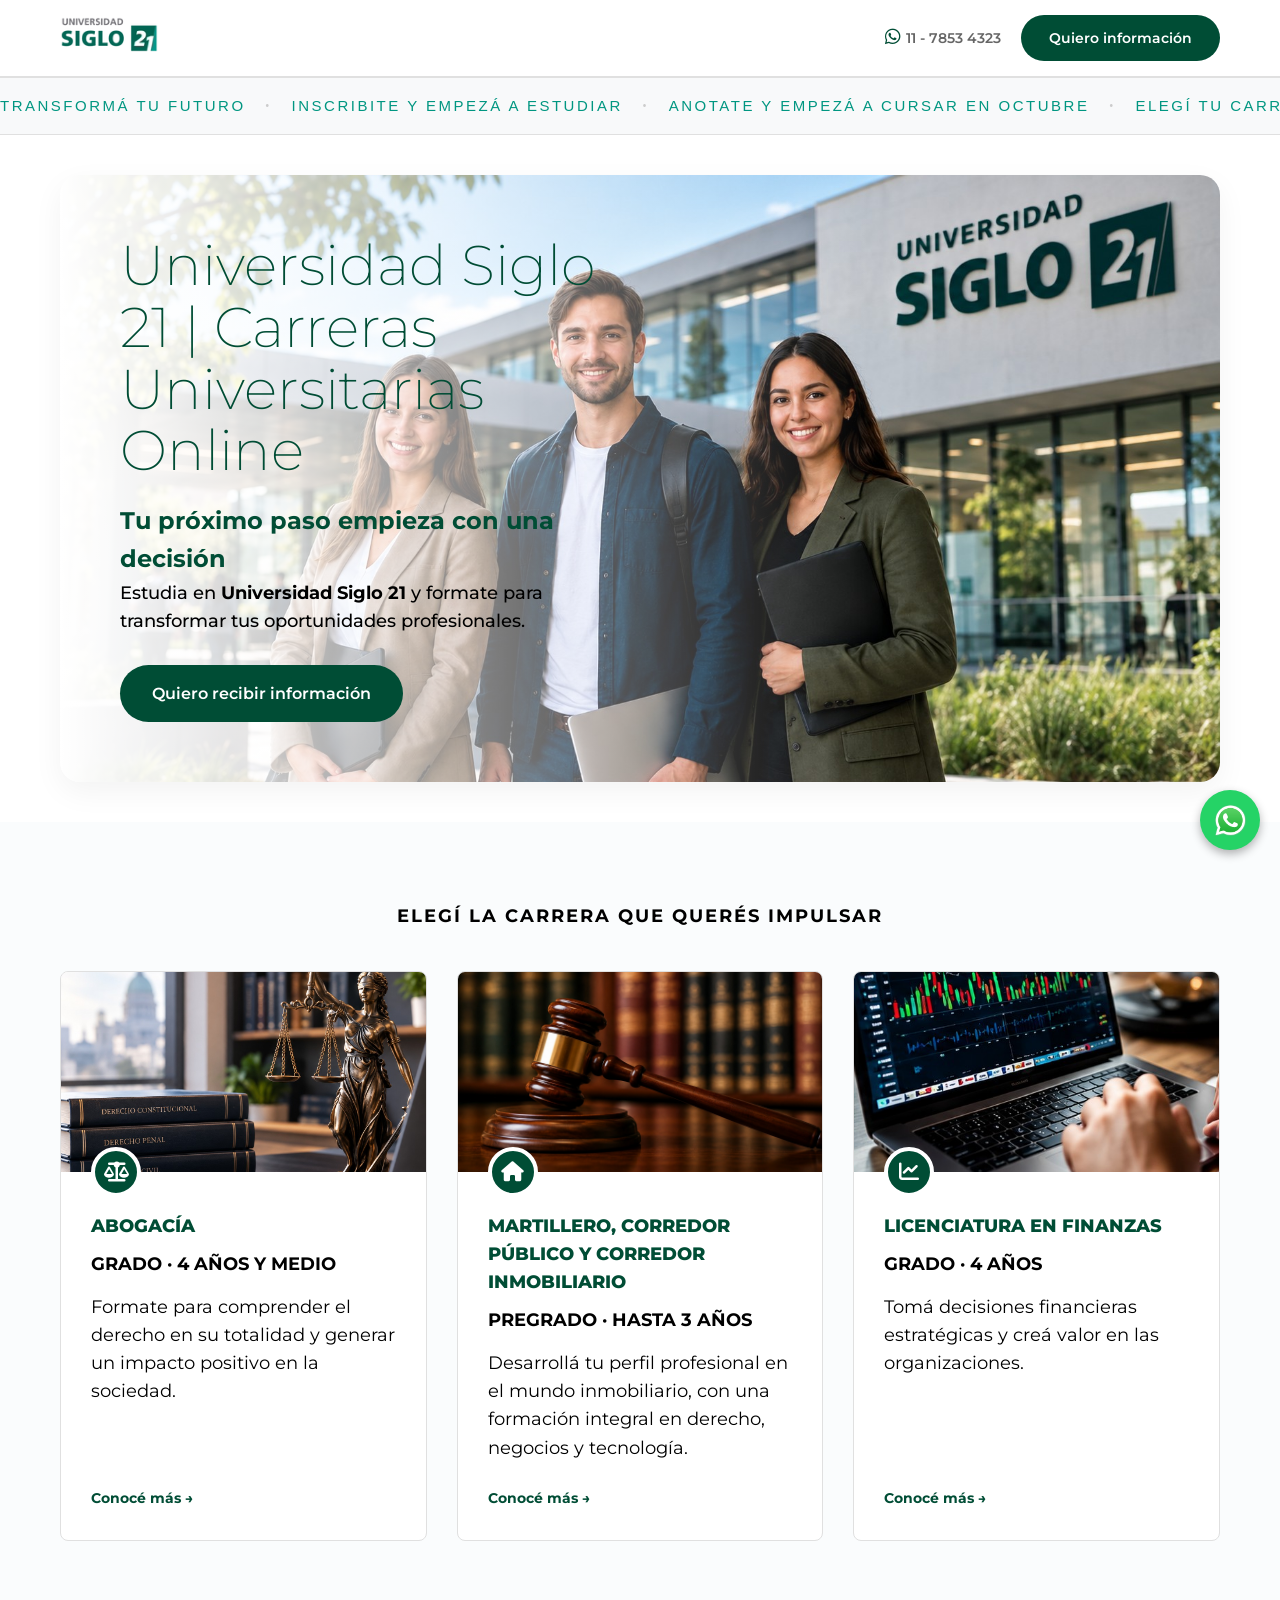
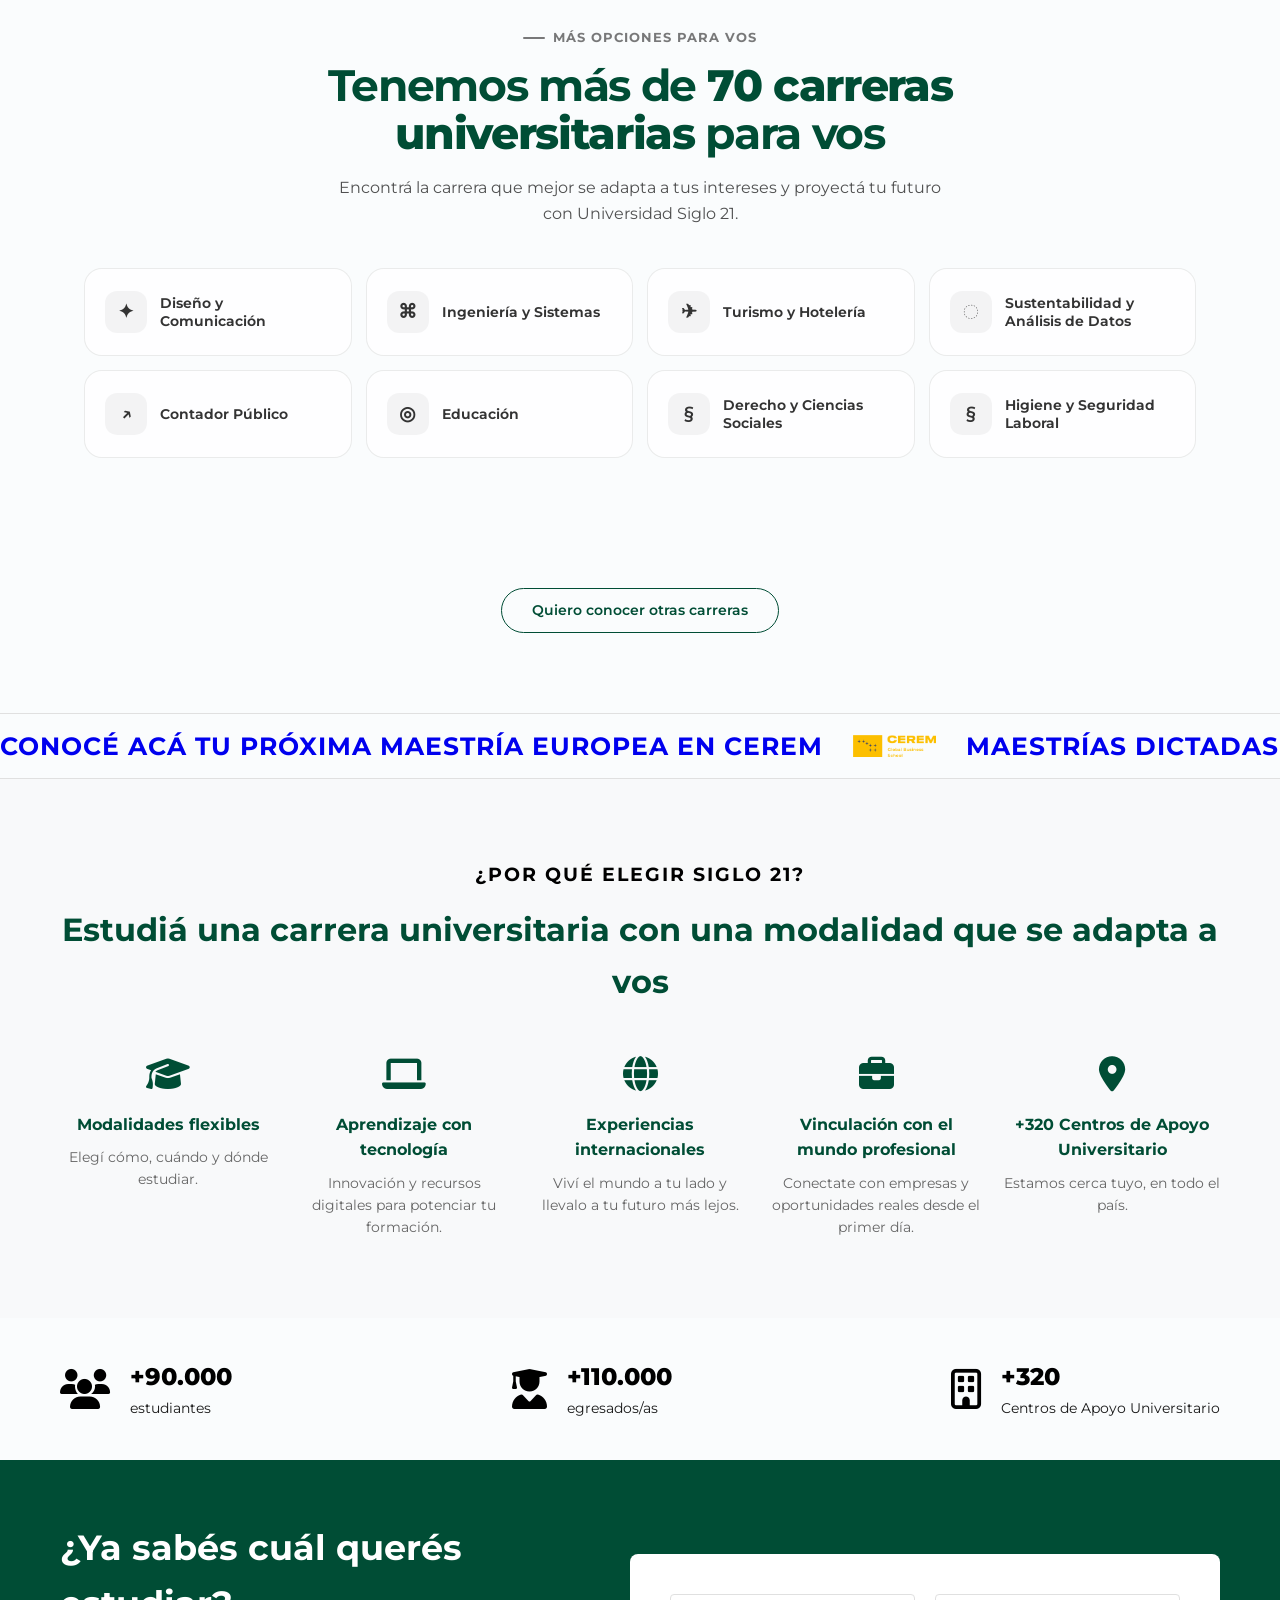
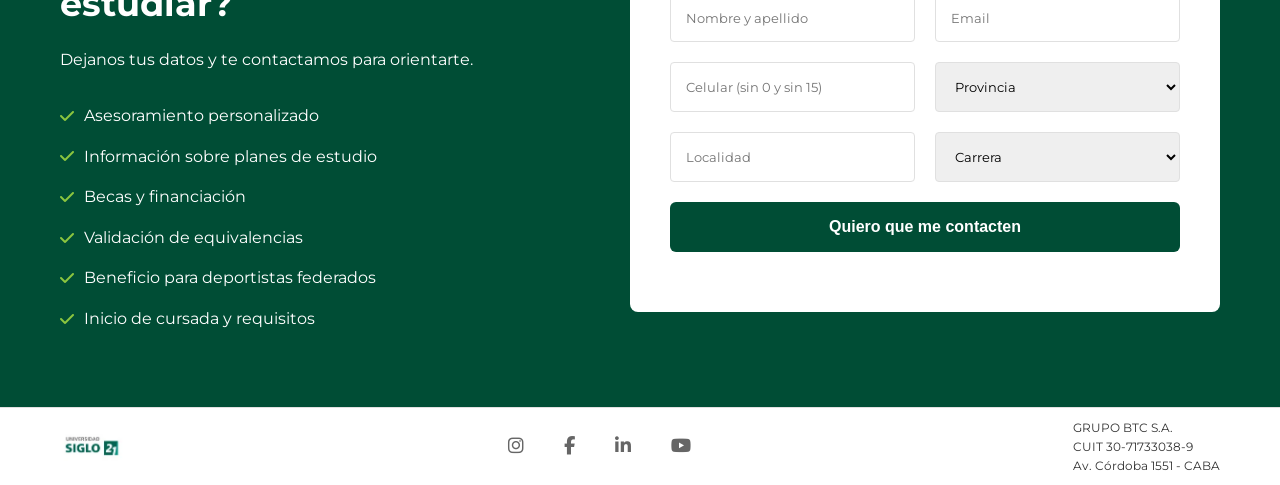
<file: index.html>
<!DOCTYPE html>
<html lang="es">
<head>
    <meta charset="UTF-8">
    <meta name="viewport" content="width=device-width, initial-scale=1.0">
    <title>Universidad Siglo 21 | Carreras Universitarias Online</title>
    <!-- Fuente institucional (Montserrat) -->
    <link href="https://fonts.googleapis.com/css2?family=Montserrat:wght@400;600;700;800&display=swap" rel="stylesheet">
    <!-- Íconos -->
    <link rel="stylesheet" href="https://cdnjs.cloudflare.com/ajax/libs/font-awesome/6.4.0/css/all.min.css">
    <!-- Archivo de estilos -->
    <link rel="stylesheet" href="styles.css">
</head>
<body>

    <!-- HEADER -->
    <header class="header">
        <div class="container header-container">
            <div class="logo">
                <img src="image/logo2.jpg" alt="Universidad Siglo 21">
            </div>
            <div class="header-contact hidden-mobile">
                <a href="https://wa.me/5491178534323?text=Hola%20quiero%20más%20información%20sobre%20las%20carreras" target="_blank" class="whatsapp-link">
                <span class="phone"><i class="fa-brands fa-whatsapp"></i>11 - 7853 4323</span>
                </a>
                <a href="#formulario" class="btn btn-primary">Quiero información</a>
            </div>
        </div>
    </header>

        <!-- MARQUESINA -->

    <div class="marquee-container">
        <div class="marquee-track">
            <!-- Primer bloque de texto -->
            <div class="marquee-content">
                <span>Transformá tu futuro</span>
                <span class="separator">•</span>
            </div>
            <!-- Segundo bloque (clonado para el bucle infinito) -->
            <div class="marquee-content">
                <span>Inscribite y empezá a estudiar</span>
                <span class="separator">•</span>
            </div>
            <div class="marquee-content">
                <span>Anotate y empezá a cursar en Octubre</span>
                <span class="separator">•</span>
            </div>
             <div class="marquee-content">
                <span>Elegí tu carrera y empezá a cursar en Octubre</span>
                <span class="separator">•</span>
            </div>
        </div>
    </div>

    <!-- HERO SECTION -->
    <section class="hero-section">
        <div class="container">
            <div class="hero-banner">
                <div class="hero-content">
                    <h1>Universidad Siglo 21 | Carreras Universitarias Online</h1>
                    <h2>Tu próximo paso empieza con una decisión</h2>
                    <p>Estudia en <b>Universidad Siglo 21</b> y formate para transformar tus oportunidades profesionales.</p>
                    <a href="#formulario" class="btn btn-primary btn-large">Quiero recibir información</a>
                </div>
            </div>
        </div>
    </section>

    <!-- CARRERAS SECTION -->
    <section class="carreras">
        <div class="container">
            <p class="subtitle text-center">ELEGÍ LA CARRERA QUE QUERÉS IMPULSAR</p>
            
            <div class="cards-grid">
                <!-- Abogacía -->
                <div class="card">
                    <div class="card-img">
                        <img src="image/abogacia2.jpg" alt="Carrera de Abogacía | Universidad Siglo 21">
                        <div class="card-icon"><i class="fa-solid fa-scale-balanced"></i></div>
                    </div>
                    <div class="card-content">
                        <h3>ABOGACÍA</h3>
                        <p class="degree">GRADO · 4 AÑOS Y MEDIO</p>
                        <p class="desc">Formate para comprender el derecho en su totalidad y generar un impacto positivo en la sociedad.</p>
                        <a href="abogacia-detalles.html" class="link-arrow">Conocé más &rarr;</a>
                    </div>
                </div>

                <!-- Martillero -->
                <div class="card">
                    <div class="card-img">
                        <img src="image/martillero2.jpg" alt="Carrera de Martillero | Universidad Siglo 21">
                        <div class="card-icon"><i class="fa-solid fa-house"></i></div>
                    </div>
                    <div class="card-content">
                        <h3>MARTILLERO, CORREDOR PÚBLICO Y CORREDOR INMOBILIARIO</h3>
                        <p class="degree">PREGRADO · HASTA 3 AÑOS</p>
                        <p class="desc">Desarrollá tu perfil profesional en el mundo inmobiliario, con una formación integral en derecho, negocios y tecnología.</p>
                        <a href="martillero-detalles.html" class="link-arrow">Conocé más &rarr;</a>
                    </div>
                </div>

                <!-- Finanzas -->
                <div class="card">
                    <div class="card-img">
                        <img src="image/finanzas.jpg" alt="Licenciatura en Finanzas | Universidad Siglo 21">
                        <div class="card-icon"><i class="fa-solid fa-chart-line"></i></div>
                    </div>
                    <div class="card-content">
                        <h3>LICENCIATURA EN FINANZAS</h3>
                        <p class="degree">GRADO · 4 AÑOS</p>
                        <p class="desc">Tomá decisiones financieras estratégicas y creá valor en las organizaciones.</p>
                        <a href="finanzas-detalles.html" class="link-arrow">Conocé más &rarr;</a>
                    </div>
                </div>
            </div>

            <!-- INICIO OTRAS CARRERAS -->

    <section class="otras-carreras">
    <div class="otras-carreras__header">
        <span class="otras-carreras__eyebrow">Más opciones para vos</span>

        <h2>
        Tenemos más de <strong>70 carreras universitarias</strong>
        para vos
        </h2>

        <p>
        Encontrá la carrera que mejor se adapta a tus intereses y proyectá
        tu futuro con Universidad Siglo 21.
        </p>
    </div>

    <div class="otras-carreras__grid">

        <div class="otra-carrera">
        <div class="otra-carrera__icon">✦</div>
        <span>Diseño y Comunicación</span>
        </div>

        <div class="otra-carrera">
        <div class="otra-carrera__icon">⌘</div>
        <span>Ingeniería y Sistemas</span>
        </div>

        <div class="otra-carrera">
        <div class="otra-carrera__icon">✈</div>
        <span>Turismo y Hotelería</span>
        </div>

        <div class="otra-carrera">
        <div class="otra-carrera__icon">◌</div>
        <span>Sustentabilidad y Análisis de Datos</span>
        </div>

        <div class="otra-carrera">
        <div class="otra-carrera__icon">↗</div>
        <span>Contador Público</span>
        </div>

        <div class="otra-carrera">
        <div class="otra-carrera__icon">◎</div>
        <span>Educación</span>
        </div>

        <div class="otra-carrera">
        <div class="otra-carrera__icon">§</div>
        <span>Derecho y Ciencias Sociales</span>
        </div>

         <div class="otra-carrera">
        <div class="otra-carrera__icon">§</div>
        <span>Higiene y Seguridad Laboral</span>
        </div>

    </div>
    </section>

<!-- FIN OTRAS CARRERAS -->
            
            <div class="text-center mt-4">
                <a href="#formulario" class="btn btn-outline">Quiero conocer otras carreras</a>
            </div>
        </div>
    </section>

    <!-- ===============================
     MARQUESINA CEREM (Aislada de otras)
     =============================== -->
    <a href="cerem.html" class="cerem-mq-link">
        <div class="cerem-mq-container">
            <!-- Elementos repetidos para el bucle -->
            <span class="cerem-mq-item">
                CONOCÉ ACÁ TU PRÓXIMA MAESTRÍA EUROPEA EN CEREM 
                <img src="image/marquesinacerem.png" alt="CEREM" class="cerem-mq-logo">
            </span>
            <span class="cerem-mq-item">
                MAESTRÍAS DICTADAS EN MADRID
                <img src="image/marquesinacerem.png" alt="CEREM" class="cerem-mq-logo">
            </span>
             <span class="cerem-mq-item">
                 CONOCÉ ACÁ TU PRÓXIMA MAESTRÍA EUROPEA EN CEREM 
                <img src="image/marquesinacerem.png" alt="CEREM" class="cerem-mq-logo">
            </span>
            <span class="cerem-mq-item">
                MAESTRÍAS DICTADAS EN MADRID
                <img src="image/marquesinacerem.png" alt="CEREM" class="cerem-mq-logo">
            </span>
        </div>
    </a>

    <!-- VENTAJAS SECTION -->
    <section class="ventajas bg-light">
        <div class="container">
            <p class="subtitle text-center">¿POR QUÉ ELEGIR SIGLO 21?</p>
            <h2 class="text-center">Estudiá una carrera universitaria con una modalidad que se adapta a vos</h2>
            
            <div class="features-grid">
                <div class="feature-item">
                    <i class="fa-solid fa-graduation-cap"></i>
                    <h4>Modalidades flexibles</h4>
                    <p>Elegí cómo, cuándo y dónde estudiar.</p>
                </div>
                <div class="feature-item">
                    <i class="fa-solid fa-laptop"></i>
                    <h4>Aprendizaje con tecnología</h4>
                    <p>Innovación y recursos digitales para potenciar tu formación.</p>
                </div>
                <div class="feature-item">
                    <i class="fa-solid fa-globe"></i>
                    <h4>Experiencias internacionales</h4>
                    <p>Viví el mundo a tu lado y llevalo a tu futuro más lejos.</p>
                </div>
                <div class="feature-item">
                    <i class="fa-solid fa-briefcase"></i>
                    <h4>Vinculación con el mundo profesional</h4>
                    <p>Conectate con empresas y oportunidades reales desde el primer día.</p>
                </div>
                <div class="feature-item">
                    <i class="fa-solid fa-location-dot"></i>
                    <h4>+320 Centros de Apoyo Universitario</h4>
                    <p>Estamos cerca tuyo, en todo el país.</p>
                </div>
            </div>
        </div>
    </section>

    <!-- STATS BANNER -->
    <section class="stats">
        <div class="container stats-container">
            <div class="stat-item">
                <i class="fa-solid fa-users"></i>
                <div>
                    <strong>+90.000</strong>
                    <span>estudiantes</span>
                </div>
            </div>
            <div class="stat-item">
                <i class="fa-solid fa-user-graduate"></i>
                <div>
                    <strong>+110.000</strong>
                    <span>egresados/as</span>
                </div>
            </div>
            <div class="stat-item">
                <i class="fa-regular fa-building"></i>
                <div>
                    <strong>+320</strong>
                    <span>Centros de Apoyo Universitario</span>
                </div>
            </div>
        </div>
    </section>

    <!-- MODALIDADES SECTION -->
    <!-- <section class="modalidades">
        <div class="container text-center">
            <p class="subtitle">TU CARRERA. TU FORMA DE ESTUDIAR.</p>
            <p class="mod-desc">Elegí la modalidad que mejor se adapta a tu vida.</p>
            
            <div class="mod-grid">
                <div class="mod-item">
                    <div class="mod-icon"><i class="fa-solid fa-laptop"></i></div>
                    <h4>VIRTUAL</h4>
                    <p>Estudiá desde donde estés, con clases en vivo y acceso a nuestra plataforma 24/7.</p>
                </div>
                <div class="mod-item">
                    <div class="mod-icon"><i class="fa-solid fa-users-rectangle"></i></div>
                    <h4>PRESENCIAL</h4>
                    <p>Viví la experiencia universitaria en el aula y compartí con docentes y compañeros.</p>
                </div>
                <div class="mod-item">
                    <div class="mod-icon"><i class="fa-solid fa-desktop"></i></div>
                    <h4>HÍBRIDA</h4>
                    <p>Combiná lo mejor de las dos modalidades y armá tu propio camino de aprendizaje.</p>
                </div>
            </div>
        </div>
    </section> -->

    <!-- FORM SECTION -->
    <section id="formulario" class="contacto-section">
        <div class="container contacto-container">
            <div class="contacto-text">
                <h2>¿Ya sabés cuál querés estudiar?</h2>
                <p>Dejanos tus datos y te contactamos para orientarte.</p>
                <ul class="contacto-list">
                    <li><i class="fa-solid fa-check"></i> Asesoramiento personalizado</li>
                    <li><i class="fa-solid fa-check"></i> Información sobre planes de estudio</li>
                    <li><i class="fa-solid fa-check"></i> Becas y financiación</li>
                    <li><i class="fa-solid fa-check"></i>Validación de equivalencias</li>
                    <li><i class="fa-solid fa-check"></i> Beneficio para deportistas federados</li>
                    <li><i class="fa-solid fa-check"></i> Inicio de cursada y requisitos</li>
                </ul>
            </div>
            <div class="contacto-form">
                <form action="#">
                    <div class="form-row">
                        <input type="text" placeholder="Nombre y apellido" required>
                        <input type="email" placeholder="Email" required>
                    </div>
                    <div class="form-row">
                        <input type="tel" placeholder="Celular (sin 0 y sin 15)" required>
                        <select required>
                            <option value="" disabled selected>Provincia</option>
                            <option value="Buenos Aires">Buenos Aires</option>
                            <option value="CABA">Ciudad Autónoma de Buenos Aires</option>
                            <option value="Catamarca">Catamarca</option>
                            <option value="Chaco">Chaco</option>
                            <option value="Chubut">Chubut</option>
                            <option value="Córdoba">Córdoba</option>
                            <option value="Corrientes">Corrientes</option>
                            <option value="Entre Ríos">Entre Ríos</option>
                            <option value="Formosa">Formosa</option>
                            <option value="Jujuy">Jujuy</option>
                            <option value="La Pampa">La Pampa</option>
                            <option value="La Rioja">La Rioja</option>
                            <option value="Mendoza">Mendoza</option>
                            <option value="Misiones">Misiones</option>
                            <option value="Neuquén">Neuquén</option>
                            <option value="Río Negro">Río Negro</option>
                            <option value="Salta">Salta</option>
                            <option value="San Juan">San Juan</option>
                            <option value="San Luis">San Luis</option>
                            <option value="Santa Cruz">Santa Cruz</option>
                            <option value="Santa Fe">Santa Fe</option>
                            <option value="Santiago del Estero">Santiago del Estero</option>
                            <option value="Tierra del Fuego">Tierra del Fuego</option>
                            <option value="Tucumán">Tucumán</option>
                        </select>
                    </div>
                    <div class="form-row">
                        <input type="text" placeholder="Localidad" required>
                        <select required>
                            <option value="" disabled selected>Carrera</option>
                            <option value="Abogacía">Abogacía</option>
                            <option value="Actuario">Actuario</option>
                            <option value="Contador Público">Contador Público</option>
                            <option value="Escribanía">Escribanía</option>
                            <option value="Ingeniería en Innovación y Desarrollo">Ingeniería en Innovación y Desarrollo</option>
                            <option value="Licenciatura en Administración">Licenciatura en Administración</option>
                            <option value="Licenciatura en Administración Agraria">Licenciatura en Administración Agraria</option>
                            <option value="Licenciatura en Administración de Infraestructura Tecnológica">Licenciatura en Administración de Infraestructura Tecnológica</option>
                            <option value="Licenciatura en Administración de Servicios de Salud (CCC)">Licenciatura en Administración de Servicios de Salud (CCC)</option>
                            <option value="Licenciatura en Administración Hotelera">Licenciatura en Administración Hotelera</option>
                            <option value="Licenciatura en Administración Pública">Licenciatura en Administración Pública</option>
                            <option value="Licenciatura en Agroinformática">Licenciatura en Agroinformática</option>
                            <option value="Licenciatura en Ambiente y Energías Renovables">Licenciatura en Ambiente y Energías Renovables</option>
                            <option value="Licenciatura en Antropología Organizacional">Licenciatura en Antropología Organizacional</option>
                            <option value="Licenciatura en Bioinformática">Licenciatura en Bioinformática</option>
                            <option value="Licenciatura en Ciencia de Datos">Licenciatura en Ciencia de Datos</option>
                            <option value="Licenciatura en Ciencia Política y Gobierno">Licenciatura en Ciencia Política y Gobierno</option>
                            <option value="Licenciatura en Comercialización (Marketing)">Licenciatura en Comercialización (Marketing)</option>
                            <option value="Licenciatura en Comercialización (Marketing) / Tec. en Marketing Digital">Licenciatura en Comercialización (Marketing) / Tec. en Marketing Digital</option>
                            <option value="Licenciatura en Comercio Internacional">Licenciatura en Comercio Internacional</option>
                            <option value="Licenciatura en Criminología y Ciberseguridad">Licenciatura en Criminología y Ciberseguridad</option>
                            <option value="Licenciatura en Criminología y Seguridad">Licenciatura en Criminología y Seguridad</option>
                            <option value="Licenciatura en Desarrollo de Negocios Inmobiliarios">Licenciatura en Desarrollo de Negocios Inmobiliarios</option>
                            <option value="Licenciatura en Diseño de Indumentaria y Textil">Licenciatura en Diseño de Indumentaria y Textil</option>
                            <option value="Licenciatura en Educación (CCC)">Licenciatura en Educación (CCC)</option>
                            <option value="Licenciatura en Educación y Nuevas Tecnologías">Licenciatura en Educación y Nuevas Tecnologías</option>
                            <option value="Licenciatura en Emprendimiento (CCC)">Licenciatura en Emprendimiento (CCC)</option>
                            <option value="Licenciatura en Finanzas">Licenciatura en Finanzas</option>
                            <option value="Licenciatura en Gerontología (CCC)">Licenciatura en Gerontología (CCC)</option>
                            <option value="Licenciatura en Gestión de la Información">Licenciatura en Gestión de la Información</option>
                            <option value="Licenciatura en Gestión de Recursos Humanos">Licenciatura en Gestión de Recursos Humanos</option>
                            <option value="Licenciatura en Gestión Deportiva">Licenciatura en Gestión Deportiva</option>
                            <option value="Licenciatura en Gestión Turística">Licenciatura en Gestión Turística</option>
                            <option value="Licenciatura en Hidrocarburos y Geociencias">Licenciatura en Hidrocarburos y Geociencias</option>
                            <option value="Licenciatura en Higiene, Seguridad y Medio Ambiente del Trabajo">Licenciatura en Higiene, Seguridad y Medio Ambiente del Trabajo</option>
                            <option value="Licenciatura en Informática">Licenciatura en Informática</option>
                            <option value="Licenciatura en Inteligencia Artificial y Robótica">Licenciatura en Inteligencia Artificial y Robótica</option>
                            <option value="Licenciatura en Inteligencia de Negocios Digitales">Licenciatura en Inteligencia de Negocios Digitales</option>
                            <option value="Licenciatura en Logística Global">Licenciatura en Logística Global</option>
                            <option value="Licenciatura en Matemática">Licenciatura en Matemática</option>
                            <option value="Licenciatura en Negocios Digitales">Licenciatura en Negocios Digitales</option>
                            <option value="Licenciatura en Negocios Inmobiliarios (CCC)">Licenciatura en Negocios Inmobiliarios (CCC)</option>
                            <option value="Licenciatura en Nutrición">Licenciatura en Nutrición</option>
                            <option value="Licenciatura en Periodismo">Licenciatura en Periodismo</option>
                            <option value="Licenciatura en Producción de Bioimágenes">Licenciatura en Producción de Bioimágenes</option>
                            <option value="Licenciatura en Psicología">Licenciatura en Psicología</option>
                            <option value="Licenciatura en Psicopedagogía (CCC)">Licenciatura en Psicopedagogía (CCC)</option>
                            <option value="Licenciatura en Publicidad">Licenciatura en Publicidad</option>
                            <option value="Licenciatura en Relaciones Internacionales">Licenciatura en Relaciones Internacionales</option>
                            <option value="Licenciatura en Relaciones Públicas e Institucionales">Licenciatura en Relaciones Públicas e Institucionales</option>
                            <option value="Licenciatura en Seguridad Informática">Licenciatura en Seguridad Informática</option>
                            <option value="Licenciatura en Tecnología de los Alimentos">Licenciatura en Tecnología de los Alimentos</option>
                            <option value="Licenciatura en Terapia Ocupacional y Desarrollo Humano">Licenciatura en Terapia Ocupacional y Desarrollo Humano</option>
                            <option value="Martillero, Corredor Público y Corredor Inmobiliario">Martillero, Corredor Público y Corredor Inmobiliario</option>
                            <option value="Procurador">Procurador</option>
                            <option value="Profesorado Universitario para el Nivel Secundario y Superior">Profesorado Universitario para el Nivel Secundario y Superior</option>
                            <option value="Tecnicatura Superior en Cloud Administration">Tecnicatura Superior en Cloud Administration</option>
                            <option value="Tecnicatura Superior en Customer Experience">Tecnicatura Superior en Customer Experience</option>
                            <option value="Tecnicatura Superior en Inbound Marketing">Tecnicatura Superior en Inbound Marketing</option>
                            <option value="Tecnicatura Superior en Programación">Tecnicatura Superior en Programación</option>
                            <option value="Tecnicatura Superior en Quality Assurance">Tecnicatura Superior en Quality Assurance</option>
                            <option value="Tecnicatura Superior en Seguros">Tecnicatura Superior en Seguros</option>
                            <option value="Tecnicatura Universitaria en Administración de la Propiedad Horizontal y Conjuntos Inmobiliarios">Tecnicatura Universitaria en Administración de la Propiedad Horizontal y Conjuntos Inmobiliarios</option>
                            <option value="Tecnicatura Universitaria en Administración y Gestión de Políticas Públicas">Tecnicatura Universitaria en Administración y Gestión de Políticas Públicas</option>
                            <option value="Tecnicatura Universitaria en Administración y Gestión Tributaria">Tecnicatura Universitaria en Administración y Gestión Tributaria</option>
                            <option value="Tecnicatura Universitaria en Atención Prehospitalaria de Emergencias">Tecnicatura Universitaria en Atención Prehospitalaria de Emergencias</option>
                            <option value="Tecnicatura Universitaria en Dirección de Equipos de Ventas">Tecnicatura Universitaria en Dirección de Equipos de Ventas</option>
                            <option value="Tecnicatura Universitaria en Dirección de Protocolo, Organización de Eventos y RRPP">Tecnicatura Universitaria en Dirección de Protocolo, Organización de Eventos y RRPP</option>
                            <option value="Tecnicatura Universitaria en Diseño y Animación Digital">Tecnicatura Universitaria en Diseño y Animación Digital</option>
                            <option value="Tecnicatura Universitaria en Diseño y Desarrollo de Videojuegos">Tecnicatura Universitaria en Diseño y Desarrollo de Videojuegos</option>
                            <option value="Tecnicatura Universitaria en Enfermería">Tecnicatura Universitaria en Enfermería</option>
                            <option value="Tecnicatura Universitaria en Estadística Aplicada y Análisis Avanzado">Tecnicatura Universitaria en Estadística Aplicada y Análisis Avanzado</option>
                            <option value="Tecnicatura Universitaria en Gestión Administrativa de Servicios de Salud">Tecnicatura Universitaria en Gestión Administrativa de Servicios de Salud</option>
                            <option value="Tecnicatura Universitaria en Gestión Contable e Impositiva">Tecnicatura Universitaria en Gestión Contable e Impositiva</option>
                            <option value="Tecnicatura Universitaria en Gestión de Empresas Familiares">Tecnicatura Universitaria en Gestión de Empresas Familiares</option>
                            <option value="Tecnicatura Universitaria en Gestión de Moda">Tecnicatura Universitaria en Gestión de Moda</option>
                            <option value="Tecnicatura Universitaria en Gestión de Recursos Turísticos">Tecnicatura Universitaria en Gestión de Recursos Turísticos</option>
                            <option value="Tecnicatura Universitaria en Gestión y Auditorías Ambientales">Tecnicatura Universitaria en Gestión y Auditorías Ambientales</option>
                            <option value="Tecnicatura Universitaria en Hidrocarburos y Geociencias">Tecnicatura Universitaria en Hidrocarburos y Geociencias</option>
                            <option value="Tecnicatura Universitaria en Higiene y Seguridad Laboral">Tecnicatura Universitaria en Higiene y Seguridad Laboral</option>
                            <option value="Tecnicatura Universitaria en Investigación de la Escena del Crimen">Tecnicatura Universitaria en Investigación de la Escena del Crimen</option>
                            <option value="Tecnicatura Universitaria en Marketing y Publicidad Digital">Tecnicatura Universitaria en Marketing y Publicidad Digital</option>
                            <option value="Tecnicatura Universitaria en Negocios Agroecológicos">Tecnicatura Universitaria en Negocios Agroecológicos</option>
                            <option value="Tecnicatura Universitaria en Promoción Comunitaria en Niñez y Adolescencia">Tecnicatura Universitaria en Promoción Comunitaria en Niñez y Adolescencia</option>
                            <option value="Tecnicatura Universitaria en Redes Informáticas y Telecomunicaciones">Tecnicatura Universitaria en Redes Informáticas y Telecomunicaciones</option>
                            <option value="Tecnicatura Universitaria en Relaciones Laborales">Tecnicatura Universitaria en Relaciones Laborales</option>
                            <option value="Tecnicatura Universitaria en Responsabilidad y Gestión Social">Tecnicatura Universitaria en Responsabilidad y Gestión Social</option>
                            <option value="Otra Carrera">Otra Carrera</option>
                        </select>
                    </div>
                    <div class="form-row">
                    <button type="submit" class="btn btn-primary btn-block">Quiero que me contacten</button>
                    </div>
                </form>
            </div>
        </div>
    </section>

    <!-- FOOTER INSTITUCIONAL -->
    <footer class="bottom-footer">
        <div class="container footer-flex">
            <!-- Logo -->
            <div class="footer-logo">
                <img src="image/logo.png" alt="Universidad Siglo 21">
            </div>
            <!-- Redes Sociales -->
            <div class="footer-social">
                <a href="#"><i class="fa-brands fa-instagram"></i></a>
                <a href="#"><i class="fa-brands fa-facebook-f"></i></a>
                <a href="#"><i class="fa-brands fa-linkedin-in"></i></a>
                <a href="#"><i class="fa-brands fa-youtube"></i></a>              
            </div>
            
            <!-- Texto -->
            <div class="footer-text">
                <p>
                    GRUPO BTC S.A.<br>
                    CUIT 30-71733038-9<br>
                    Av. Córdoba 1551 - CABA<br>
                </p>
            </div>
        </div>
        <!-- ICONO WHATSAPP FLOTANTE -->
         <a href="https://wa.me/5491178534323?text=Hola%20quiero%20más%20información%20sobre%20las%20carreras" class="whatsapp-flotante" target="_blank" rel="noopener">
  <img src="./image/iconowhatsapp.jpg" alt="WhatsApp" />
</a>

<style>
.whatsapp-flotante {
  position: fixed;
  bottom: 50px;
  right: 20px;
  width: 60px;
  height: 60px;
  background-color: #25d366;
  border-radius: 50%;
  display: flex;
  align-items: center;
  justify-content: center;
  box-shadow: 0 4px 10px rgba(0,0,0,0.3);
  z-index: 9999;
  cursor: pointer;
  transition: transform 0.3s ease;
}
.whatsapp-flotante img {
  width: 35px;
  height: 35px;
}


.whatsapp-flotante:hover { background-color: var(--color-primary-hover);  transform: scale(1.1); 
            
            /* Opcional: cambia el color de fondo para mejorar el efecto */
            background-color: #004d35;  }
</style>

<!-- FIN ICONO WHATSAPP FLOTANTE -->

    </footer>

</body>
</html>
</file>
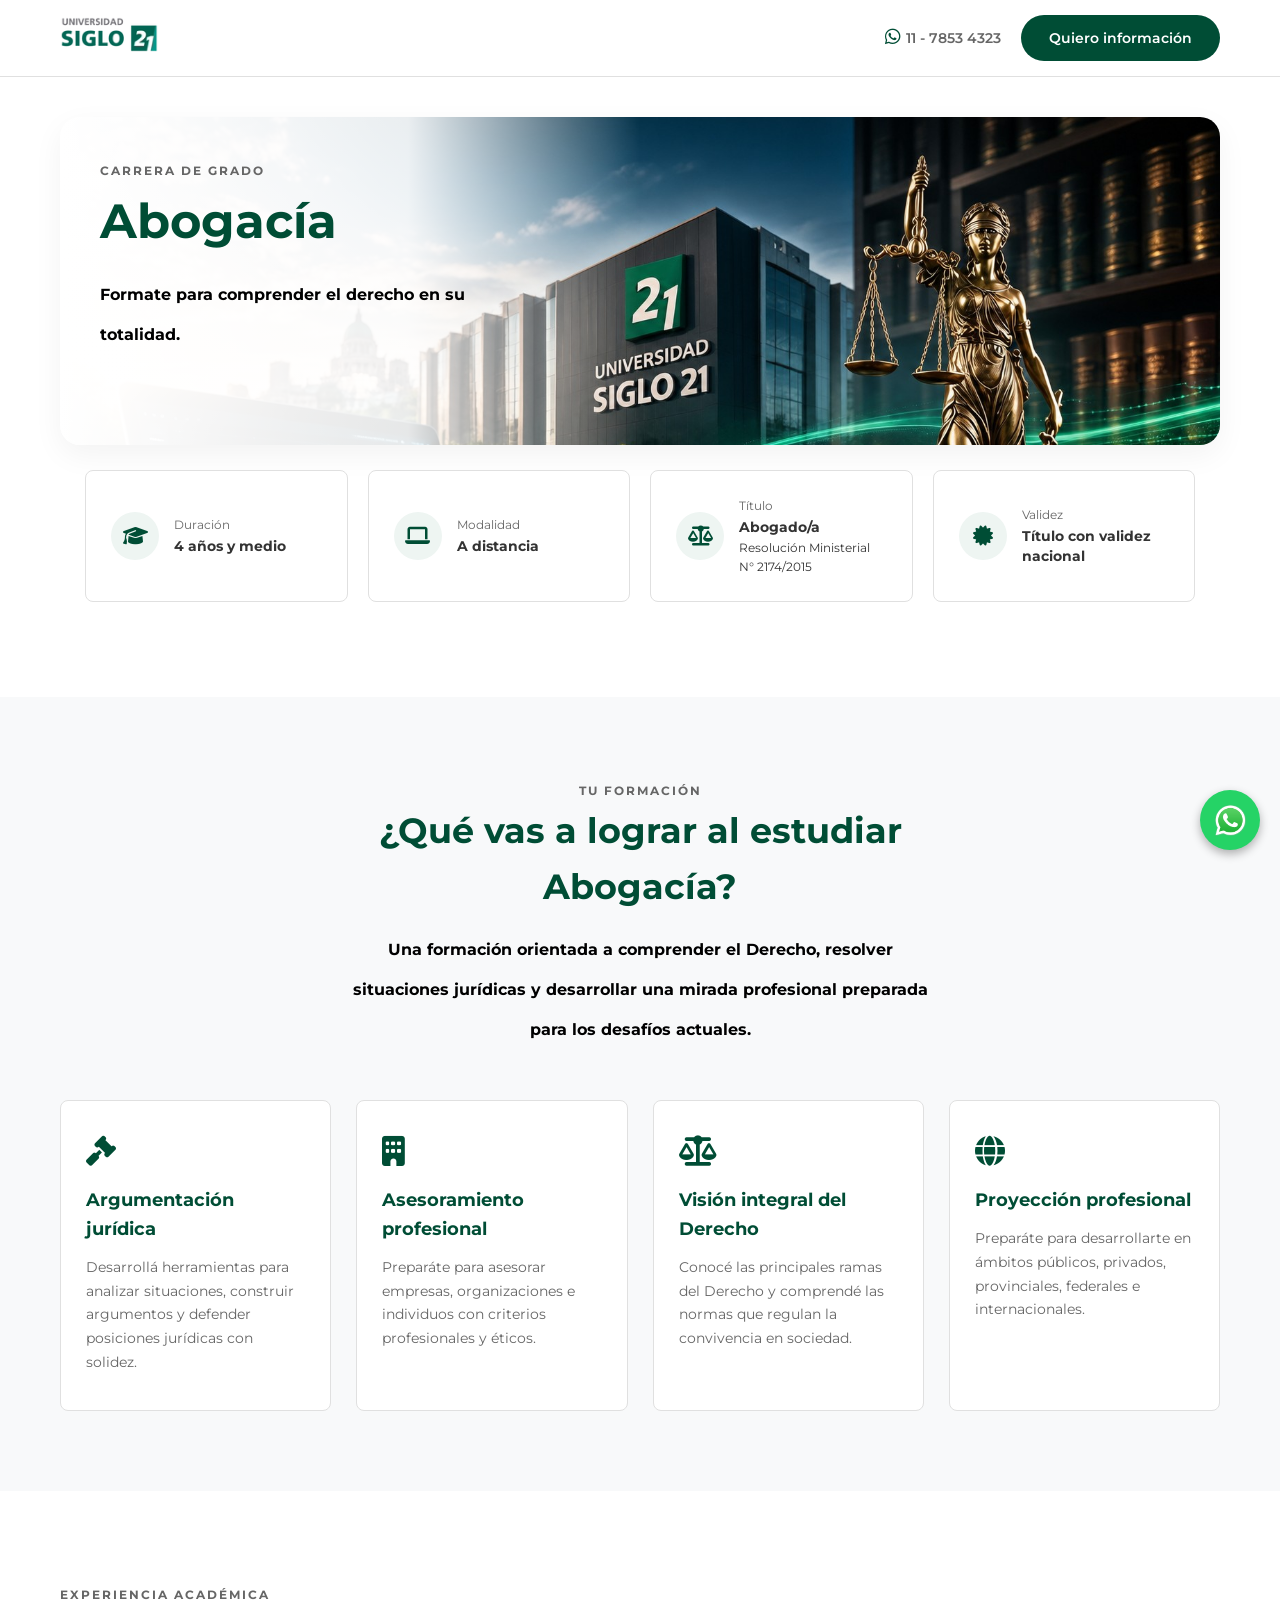
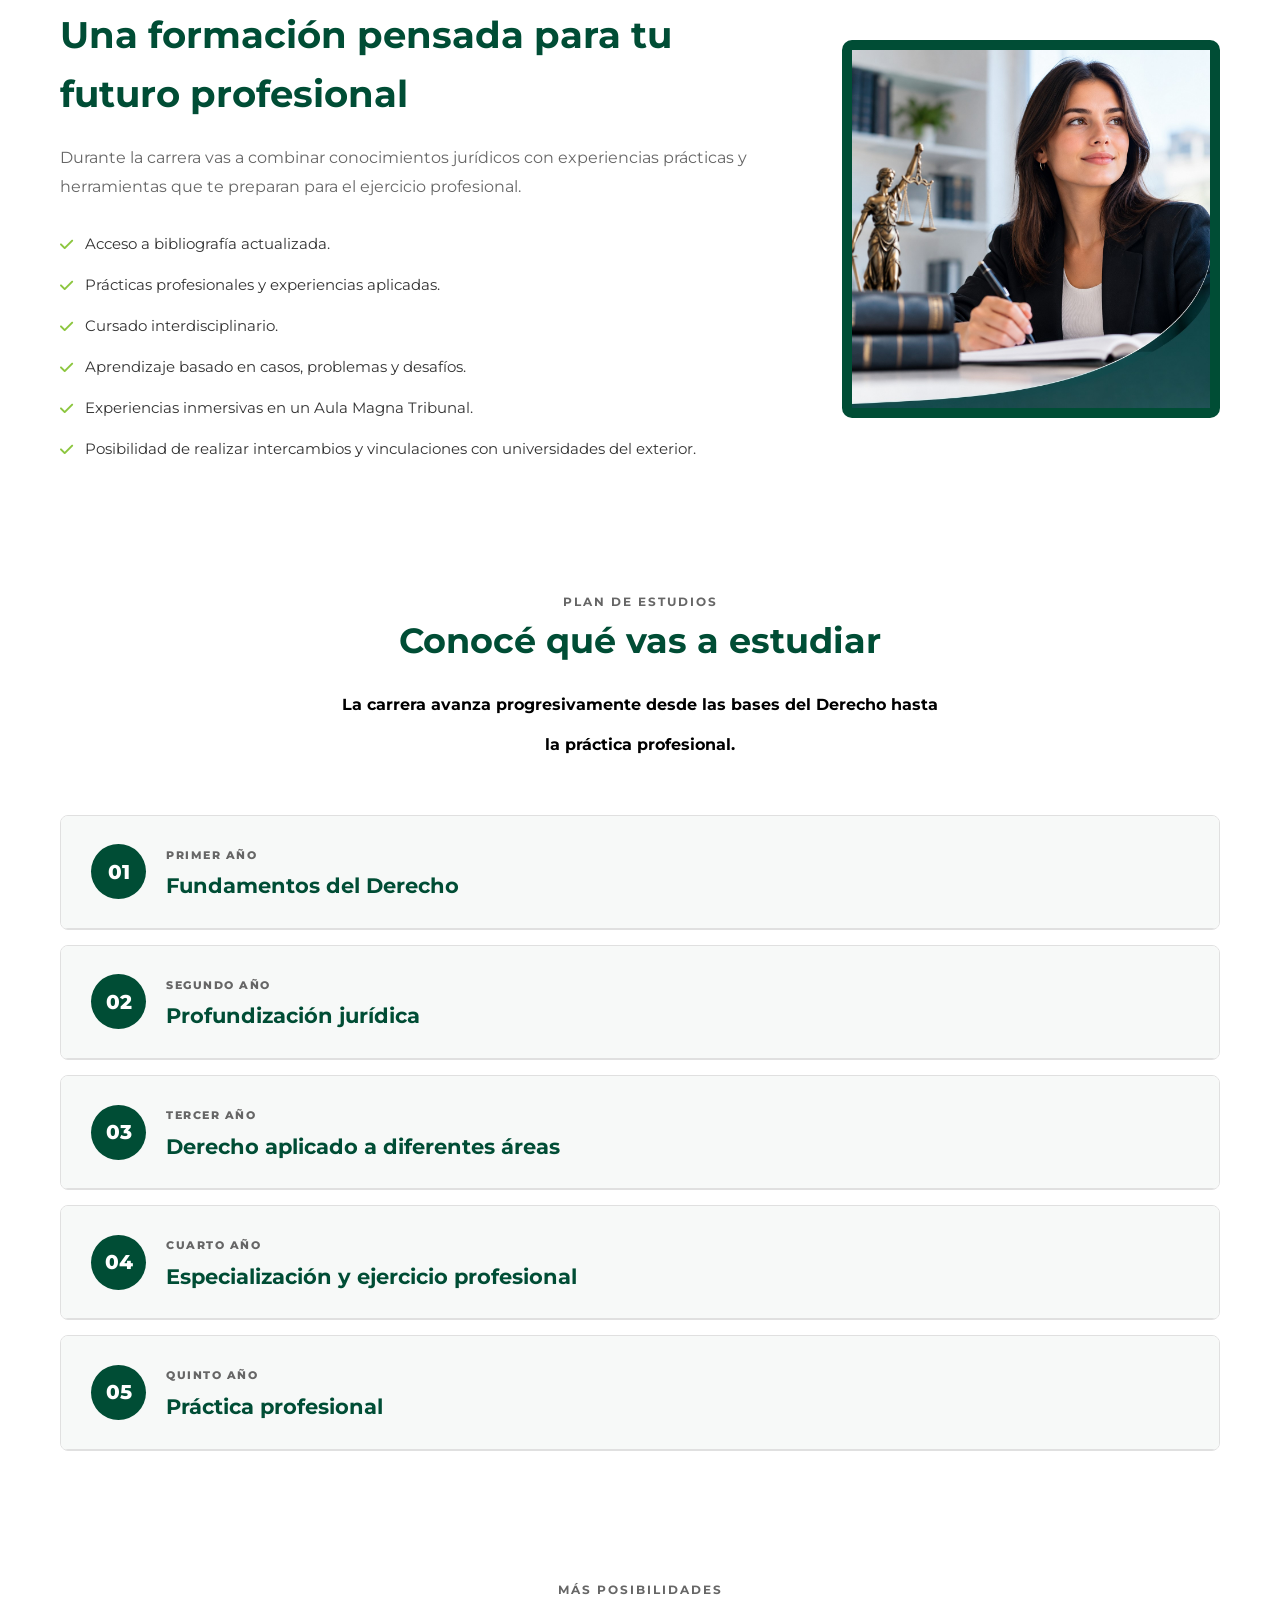
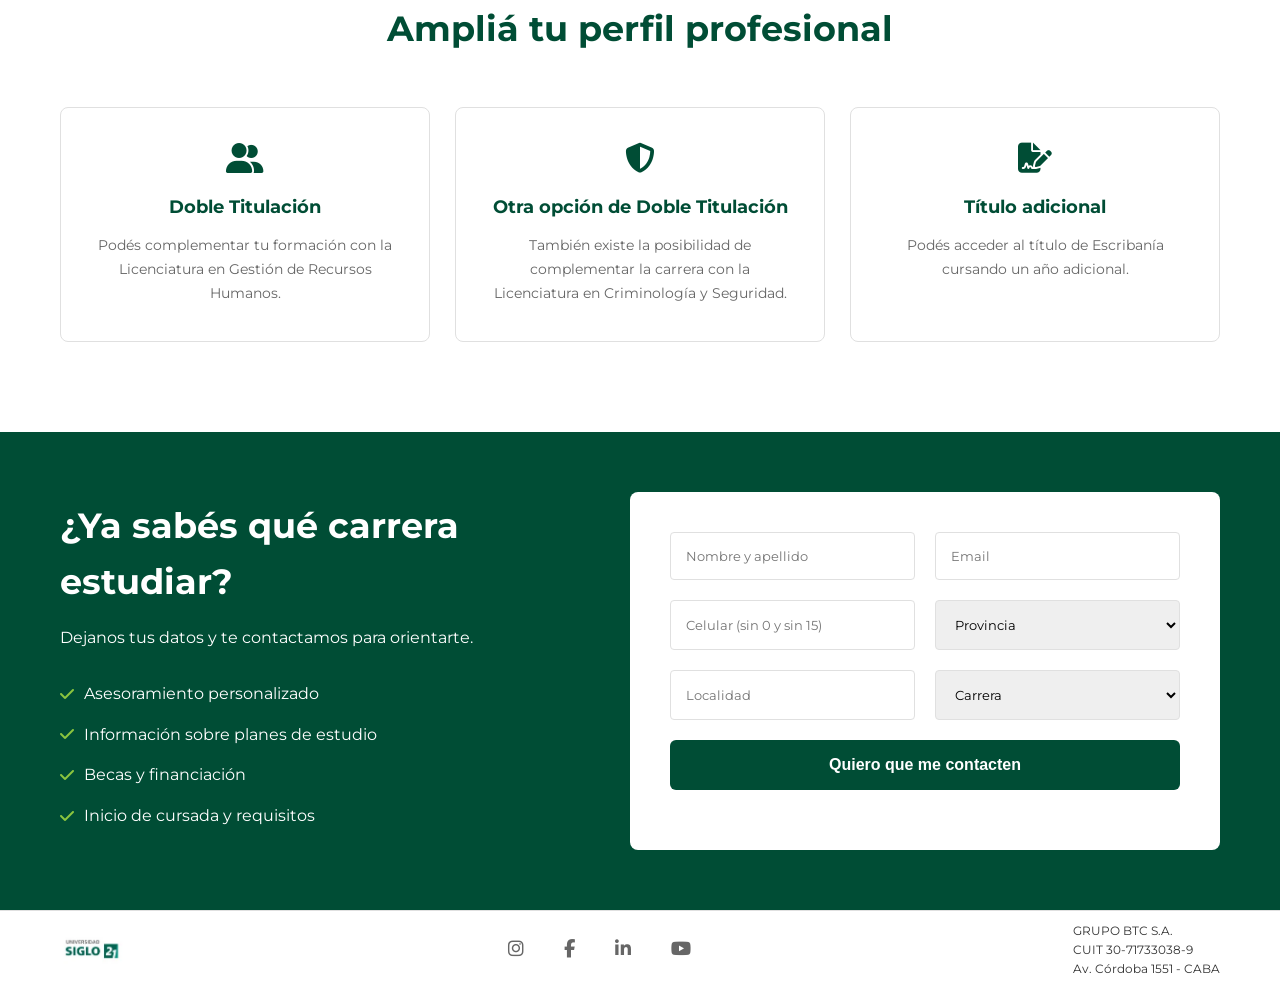
<file: abogacia-detalles.html>
<!DOCTYPE html>
<html lang="es">
<head>
    <meta charset="UTF-8">
    <meta name="viewport" content="width=device-width, initial-scale=1.0">
    <title>Inscripciones - Universidad Siglo 21</title>
    <!-- Fuente institucional (Montserrat) -->
    <link href="https://fonts.googleapis.com/css2?family=Montserrat:wght@400;600;700;800&display=swap" rel="stylesheet">
    <!-- Íconos -->
    <link rel="stylesheet" href="https://cdnjs.cloudflare.com/ajax/libs/font-awesome/6.4.0/css/all.min.css">
    <!-- Archivo de estilos -->
    <link rel="stylesheet" href="styles-abogacia.css">
</head>
<body>

    <!-- HEADER -->
    <header class="header">
        <div class="container header-container">
            <a href="./index.html">
            <div class="logo">
                <img src="image/logo2.jpg" alt="Universidad Siglo 21">
            </div>
            </a>
            <div class="header-contact hidden-mobile">
                <a href="https://wa.me/5491178534323?text=Hola%20quiero%20más%20información%20sobre%20las%20carreras" target="_blank" class="whatsapp-link">
                <span class="phone"><i class="fa-brands fa-whatsapp"></i>11 - 7853 4323</span>
                </a>
                <a href="#formulario" class="btn btn-primary">Quiero información</a>
            </div>
        </div>
    </header>
   
    <!-- ===============================
     DETALLES DE LA CARRERA
     =============================== -->

<section class="carrera-intro">
    <div class="container">

        <div class="hero-banner">
            <div class="hero-content">
                <!-- Acá empieza tu código original -->
                <div class="section-heading">
                    <span class="subtitle">CARRERA DE GRADO</span>
                    <h1>Abogacía</h1>
                    <p>
                       Formate para comprender el derecho en su totalidad.
                    </p>
                </div>
                <!-- Acá termina tu código original -->
            </div>
        </div>

        <!-- DATOS PRINCIPALES -->
        <div class="carrera-datos">

            <div class="dato-card">
                <div class="dato-icon">
                    <i class="fa-solid fa-graduation-cap"></i>
                </div>
                <div>
                    <span>Duración</span>
                    <strong>4 años y medio</strong>
                </div>
            </div>

            <div class="dato-card">
                <div class="dato-icon">
                    <i class="fa-solid fa-laptop"></i>
                </div>
                <div>
                    <span>Modalidad</span>
                    <strong>A distancia</strong>
                </div>
            </div>

            <div class="dato-card">
                <div class="dato-icon">
                    <i class="fa-solid fa-scale-balanced"></i>
                </div>
                <div>
                    <span>Título</span>
                    <strong>Abogado/a</strong>
                    <div style="font-size: 12px">Resolución Ministerial N° 2174/2015</div>
                </div>
            </div>

            <div class="dato-card">
                <div class="dato-icon">
                    <i class="fa-solid fa-certificate"></i>
                </div>
                <div>
                    <span>Validez</span>
                    <strong>Título con validez nacional</strong>
                </div>
            </div>

        </div>

    </div>
</section>


<!-- ===============================
     QUÉ VAS A LOGRAR
     =============================== -->

<section class="logros-section">
    <div class="container">

        <div class="section-heading text-center">
            <span class="subtitle">TU FORMACIÓN</span>
            <h2>¿Qué vas a lograr al estudiar Abogacía?</h2>
            <p>
                Una formación orientada a comprender el Derecho, resolver
                situaciones jurídicas y desarrollar una mirada profesional
                preparada para los desafíos actuales.
            </p>
        </div>

        <div class="logros-grid">

            <div class="logro-card">
                <i class="fa-solid fa-gavel"></i>
                <h3>Argumentación jurídica</h3>
                <p>
                    Desarrollá herramientas para analizar situaciones,
                    construir argumentos y defender posiciones jurídicas
                    con solidez.
                </p>
            </div>

            <div class="logro-card">
                <i class="fa-solid fa-building"></i>
                <h3>Asesoramiento profesional</h3>
                <p>
                    Preparáte para asesorar empresas, organizaciones
                    e individuos con criterios profesionales y éticos.
                </p>
            </div>

            <div class="logro-card">
                <i class="fa-solid fa-scale-balanced"></i>
                <h3>Visión integral del Derecho</h3>
                <p>
                    Conocé las principales ramas del Derecho y comprendé
                    las normas que regulan la convivencia en sociedad.
                </p>
            </div>

            <div class="logro-card">
                <i class="fa-solid fa-globe"></i>
                <h3>Proyección profesional</h3>
                <p>
                    Preparáte para desarrollarte en ámbitos públicos,
                    privados, provinciales, federales e internacionales.
                </p>
            </div>

        </div>

    </div>
</section>


<!-- ===============================
     EXPERIENCIA ACADÉMICA
     =============================== -->

<section class="experiencia-section">
    <div class="container experiencia-container">

        <div class="experiencia-text">

            <span class="subtitle">EXPERIENCIA ACADÉMICA</span>

            <h2>
                Una formación pensada para tu futuro profesional
            </h2>

            <p>
                Durante la carrera vas a combinar conocimientos jurídicos
                con experiencias prácticas y herramientas que te preparan
                para el ejercicio profesional.
            </p>

            <ul class="experiencia-list">
                <li>
                    <i class="fa-solid fa-check"></i>
                    Acceso a bibliografía actualizada.
                </li>

                <li>
                    <i class="fa-solid fa-check"></i>
                    Prácticas profesionales y experiencias aplicadas.
                </li>

                <li>
                    <i class="fa-solid fa-check"></i>
                    Cursado interdisciplinario.
                </li>

                <li>
                    <i class="fa-solid fa-check"></i>
                    Aprendizaje basado en casos, problemas y desafíos.
                </li>

                <li>
                    <i class="fa-solid fa-check"></i>
                    Experiencias inmersivas en un Aula Magna Tribunal.
                </li>

                <li>
                    <i class="fa-solid fa-check"></i>
                    Posibilidad de realizar intercambios y vinculaciones
                    con universidades del exterior.
                </li>
            </ul>

        </div>

        <div class="experiencia-box">
            <img src="./image/abogaciamujer.jpg" alt="Experiencia Académica">           

        </div>

    </div>
</section>



<!-- ===============================
     PLAN DE ESTUDIOS
     =============================== -->

<section class="plan-section">
    <div class="container">
        <div class="section-heading text-center">
            <span class="subtitle">PLAN DE ESTUDIOS</span>
            <h2>Conocé qué vas a estudiar</h2>
            <p>La carrera avanza progresivamente desde las bases del Derecho hasta la práctica profesional.</p>
        </div>

        <!-- PRIMER AÑO -->
        <details class="anio-card" style="cursor: pointer; margin-bottom: 15px;">
            <summary class="anio-header">
                <div class="anio-numero">01</div>
                <div>
                    <span>PRIMER AÑO</span>
                    <h3>Fundamentos del Derecho</h3>
                </div>
            </summary>
            <div class="cuatrimestres" style="cursor: default; padding-top: 15px;">
                <div class="cuatrimestre">
                    <h4>
                        <i class="fa-regular fa-calendar"></i>
                        Primer Cuatrimestre
                    </h4>
                    <ul>
                        <li>Introducción al Derecho</li>
                        <li>Derecho Constitucional</li>
                        <li>Historia del Derecho</li>
                        <li>Introducción a la Filosofía</li>
                    </ul>
                </div>
                <div class="cuatrimestre">
                    <h4>
                        <i class="fa-regular fa-calendar"></i>
                        Segundo Cuatrimestre
                    </h4>
                    <ul>
                        <li>Derecho Penal: Parte General</li>
                        <li>Oratoria</li>
                        <li>Bases del Derecho Privado</li>
                        <li>Sociología General</li>
                        <li>Principios de Economía</li>
                    </ul>
                </div>
            </div>
        </details>

        <!-- SEGUNDO AÑO -->
        <details class="anio-card" style="cursor: pointer; margin-bottom: 15px;">
            <summary class="anio-header">
                <div class="anio-numero">02</div>
                <div>
                    <span>SEGUNDO AÑO</span>
                    <h3>Profundización jurídica</h3>
                </div>
            </summary>
            <div class="cuatrimestres" style="cursor: default; padding-top: 15px;">
                <div class="cuatrimestre">
                    <h4>
                        <i class="fa-regular fa-calendar"></i>
                        Tercer Cuatrimestre
                    </h4>
                    <ul>
                        <li>Derecho Público Provincial y Municipal</li>
                        <li>Derecho Penal: Parte Especial</li>
                        <li>Personas Jurídicas</li>
                        <li>Derecho Ambiental</li>
                    </ul>
                </div>
                <div class="cuatrimestre">
                    <h4>
                        <i class="fa-regular fa-calendar"></i>
                        Cuarto Cuatrimestre
                    </h4>
                    <ul>
                        <li>Derecho Administrativo</li>
                        <li>Teoría General del Proceso</li>
                        <li>Obligaciones</li>
                        <li>Teoría de la Argumentación Jurídica</li>
                        <li>Derecho Penal Económico</li>
                    </ul>
                </div>
            </div>
        </details>

        <!-- TERCER AÑO -->
        <details class="anio-card" style="cursor: pointer; margin-bottom: 15px;">
            <summary class="anio-header">
                <div class="anio-numero">03</div>
                <div>
                    <span>TERCER AÑO</span>
                    <h3>Derecho aplicado a diferentes áreas</h3>
                </div>
            </summary>
            <div class="cuatrimestres" style="cursor: default; padding-top: 15px;">
                <div class="cuatrimestre">
                    <h4>
                        <i class="fa-regular fa-calendar"></i>
                        Quinto Cuatrimestre
                    </h4>
                    <ul>
                        <li>Derecho Internacional Público</li>
                        <li>Derecho del Trabajo y la Seguridad Social</li>
                        <li>Contratos</li>
                        <li>Contratos de Empresa</li>
                        <li>Procesos Civiles y Comerciales</li>
                    </ul>
                </div>
                <div class="cuatrimestre">
                    <h4>
                        <i class="fa-regular fa-calendar"></i>
                        Sexto Cuatrimestre
                    </h4>
                    <ul>
                        <li>Derecho Tributario</li>
                        <li>Derecho de Familia</li>
                        <li>Derecho Procesal Penal</li>
                        <li>Derechos Reales</li>
                        <li>Derecho de Integración Regional</li>
                    </ul>
                </div>
            </div>
        </details>

        <!-- CUARTO AÑO -->
        <details class="anio-card" style="cursor: pointer; margin-bottom: 15px;">
            <summary class="anio-header">
                <div class="anio-numero">04</div>
                <div>
                    <span>CUARTO AÑO</span>
                    <h3>Especialización y ejercicio profesional</h3>
                </div>
            </summary>
            <div class="cuatrimestres" style="cursor: default; padding-top: 15px;">
                <div class="cuatrimestre">
                    <h4>
                        <i class="fa-regular fa-calendar"></i>
                        Séptimo Cuatrimestre
                    </h4>
                    <ul>
                        <li>Derecho Bancario y Mercado de Capitales</li>
                        <li>Derecho Procesal Público</li>
                        <li>Derecho Sucesorio</li>
                        <li>Concursos y Quiebras</li>
                        <li>Derecho de Daños</li>
                    </ul>
                </div>
                <div class="cuatrimestre">
                    <h4>
                        <i class="fa-regular fa-calendar"></i>
                        Octavo Cuatrimestre
                    </h4>
                    <ul>
                        <li>Derecho Internacional Privado</li>
                        <li>Derechos Humanos</li>
                        <li>Mediación, Arbitraje y Negociación</li>
                        <li>Ética y Deontología Profesional</li>
                        <li>Derecho del Consumidor y del Usuario</li>
                    </ul>
                </div>
            </div>
        </details>

        <!-- QUINTO AÑO -->
        <details class="anio-card" style="cursor: pointer; margin-bottom: 15px;">
            <summary class="anio-header">
                <div class="anio-numero">05</div>
                <div>
                    <span>QUINTO AÑO</span>
                    <h3>Práctica profesional</h3>
                </div>
            </summary>
            <div class="cuatrimestres" style="cursor: default; padding-top: 15px;">
                <div class="cuatrimestre cuatrimestre-full">
                    <h4>
                        <i class="fa-regular fa-calendar"></i>
                        Noveno Cuatrimestre
                    </h4>
                    <ul>
                        <li>Práctica Profesional – Abogacía</li>
                        <li>Seminario Final – Abogacía</li>
                    </ul>
                </div>
            </div>
        </details>

    </div>
</section>



<!-- ===============================
     DOBLE TITULACIÓN
     =============================== -->

<section class="extras-section">

    <div class="container">

        <div class="section-heading text-center">

            <span class="subtitle">MÁS POSIBILIDADES</span>

            <h2>
                Ampliá tu perfil profesional
            </h2>

        </div>

        <div class="extras-grid">

            <div class="extra-card">

                <i class="fa-solid fa-user-group"></i>

                <h3>
                    Doble Titulación
                </h3>

                <p>
                    Podés complementar tu formación con la
                    Licenciatura en Gestión de Recursos Humanos.
                </p>

            </div>

            <div class="extra-card">

                <i class="fa-solid fa-shield-halved"></i>

                <h3>
                    Otra opción de Doble Titulación
                </h3>

                <p>
                    También existe la posibilidad de complementar
                    la carrera con la Licenciatura en Criminología
                    y Seguridad.
                </p>

            </div>

            <div class="extra-card">

                <i class="fa-solid fa-file-signature"></i>

                <h3>
                    Título adicional
                </h3>

                <p>
                    Podés acceder al título de Escribanía
                    cursando un año adicional.
                </p>

            </div>

        </div>

    </div>

</section>


<!-- ===============================
     CTA FINAL
     =============================== -->

<!-- <section class="cta-carrera">

    <div class="container">

        <div class="cta-carrera-content">

            <span class="subtitle">ABOGACÍA · SIGLO 21</span>

            <h2>
                Preparáte para transformar tu futuro profesional.
            </h2>

            <p>
                Conocé la carrera, las modalidades disponibles,
                el plan de estudios y todas las opciones que tenés
                para comenzar.
            </p>

            <a href="#formulario" class="btn btn-primary btn-large">
                Quiero información
            </a>

        </div>

    </div>

</section> -->

    <!-- FORM SECTION -->
    <section id="formulario" class="contacto-section">
        <div class="container contacto-container">
            <div class="contacto-text">
                <h2>¿Ya sabés qué carrera estudiar?</h2>
                <p>Dejanos tus datos y te contactamos para orientarte.</p>
                <ul class="contacto-list">
                    <li><i class="fa-solid fa-check"></i> Asesoramiento personalizado</li>
                    <li><i class="fa-solid fa-check"></i> Información sobre planes de estudio</li>
                    <li><i class="fa-solid fa-check"></i> Becas y financiación</li>
                    <li><i class="fa-solid fa-check"></i> Inicio de cursada y requisitos</li>
                </ul>
            </div>
            <div class="contacto-form">
                <form action="#">
                    <div class="form-row">
                        <input type="text" placeholder="Nombre y apellido" required>
                        <input type="email" placeholder="Email" required>
                    </div>
                    <div class="form-row">
                        <input type="tel" placeholder="Celular (sin 0 y sin 15)" required>
                        <select required>
                            <option value="" disabled selected>Provincia</option>
                            <option value="Buenos Aires">Buenos Aires</option>
                            <option value="CABA">Ciudad Autónoma de Buenos Aires</option>
                            <option value="Catamarca">Catamarca</option>
                            <option value="Chaco">Chaco</option>
                            <option value="Chubut">Chubut</option>
                            <option value="Córdoba">Córdoba</option>
                            <option value="Corrientes">Corrientes</option>
                            <option value="Entre Ríos">Entre Ríos</option>
                            <option value="Formosa">Formosa</option>
                            <option value="Jujuy">Jujuy</option>
                            <option value="La Pampa">La Pampa</option>
                            <option value="La Rioja">La Rioja</option>
                            <option value="Mendoza">Mendoza</option>
                            <option value="Misiones">Misiones</option>
                            <option value="Neuquén">Neuquén</option>
                            <option value="Río Negro">Río Negro</option>
                            <option value="Salta">Salta</option>
                            <option value="San Juan">San Juan</option>
                            <option value="San Luis">San Luis</option>
                            <option value="Santa Cruz">Santa Cruz</option>
                            <option value="Santa Fe">Santa Fe</option>
                            <option value="Santiago del Estero">Santiago del Estero</option>
                            <option value="Tierra del Fuego">Tierra del Fuego</option>
                            <option value="Tucumán">Tucumán</option>
                        </select>
                    </div>
                    <div class="form-row">
                        <input type="text" placeholder="Localidad" required>
                        <select required>
                            <option value="" disabled selected>Carrera</option>
                            <option value="Abogacía">Abogacía</option>
                            <option value="Actuario">Actuario</option>
                            <option value="Contador Público">Contador Público</option>
                            <option value="Escribanía">Escribanía</option>
                            <option value="Ingeniería en Innovación y Desarrollo">Ingeniería en Innovación y Desarrollo</option>
                            <option value="Licenciatura en Administración">Licenciatura en Administración</option>
                            <option value="Licenciatura en Administración Agraria">Licenciatura en Administración Agraria</option>
                            <option value="Licenciatura en Administración de Infraestructura Tecnológica">Licenciatura en Administración de Infraestructura Tecnológica</option>
                            <option value="Licenciatura en Administración de Servicios de Salud (CCC)">Licenciatura en Administración de Servicios de Salud (CCC)</option>
                            <option value="Licenciatura en Administración Hotelera">Licenciatura en Administración Hotelera</option>
                            <option value="Licenciatura en Administración Pública">Licenciatura en Administración Pública</option>
                            <option value="Licenciatura en Agroinformática">Licenciatura en Agroinformática</option>
                            <option value="Licenciatura en Ambiente y Energías Renovables">Licenciatura en Ambiente y Energías Renovables</option>
                            <option value="Licenciatura en Antropología Organizacional">Licenciatura en Antropología Organizacional</option>
                            <option value="Licenciatura en Bioinformática">Licenciatura en Bioinformática</option>
                            <option value="Licenciatura en Ciencia de Datos">Licenciatura en Ciencia de Datos</option>
                            <option value="Licenciatura en Ciencia Política y Gobierno">Licenciatura en Ciencia Política y Gobierno</option>
                            <option value="Licenciatura en Comercialización (Marketing)">Licenciatura en Comercialización (Marketing)</option>
                            <option value="Licenciatura en Comercialización (Marketing) / Tec. en Marketing Digital">Licenciatura en Comercialización (Marketing) / Tec. en Marketing Digital</option>
                            <option value="Licenciatura en Comercio Internacional">Licenciatura en Comercio Internacional</option>
                            <option value="Licenciatura en Criminología y Ciberseguridad">Licenciatura en Criminología y Ciberseguridad</option>
                            <option value="Licenciatura en Criminología y Seguridad">Licenciatura en Criminología y Seguridad</option>
                            <option value="Licenciatura en Desarrollo de Negocios Inmobiliarios">Licenciatura en Desarrollo de Negocios Inmobiliarios</option>
                            <option value="Licenciatura en Diseño de Indumentaria y Textil">Licenciatura en Diseño de Indumentaria y Textil</option>
                            <option value="Licenciatura en Educación (CCC)">Licenciatura en Educación (CCC)</option>
                            <option value="Licenciatura en Educación y Nuevas Tecnologías">Licenciatura en Educación y Nuevas Tecnologías</option>
                            <option value="Licenciatura en Emprendimiento (CCC)">Licenciatura en Emprendimiento (CCC)</option>
                            <option value="Licenciatura en Finanzas">Licenciatura en Finanzas</option>
                            <option value="Licenciatura en Gerontología (CCC)">Licenciatura en Gerontología (CCC)</option>
                            <option value="Licenciatura en Gestión de la Información">Licenciatura en Gestión de la Información</option>
                            <option value="Licenciatura en Gestión de Recursos Humanos">Licenciatura en Gestión de Recursos Humanos</option>
                            <option value="Licenciatura en Gestión Deportiva">Licenciatura en Gestión Deportiva</option>
                            <option value="Licenciatura en Gestión Turística">Licenciatura en Gestión Turística</option>
                            <option value="Licenciatura en Hidrocarburos y Geociencias">Licenciatura en Hidrocarburos y Geociencias</option>
                            <option value="Licenciatura en Higiene, Seguridad y Medio Ambiente del Trabajo">Licenciatura en Higiene, Seguridad y Medio Ambiente del Trabajo</option>
                            <option value="Licenciatura en Informática">Licenciatura en Informática</option>
                            <option value="Licenciatura en Inteligencia Artificial y Robótica">Licenciatura en Inteligencia Artificial y Robótica</option>
                            <option value="Licenciatura en Inteligencia de Negocios Digitales">Licenciatura en Inteligencia de Negocios Digitales</option>
                            <option value="Licenciatura en Logística Global">Licenciatura en Logística Global</option>
                            <option value="Licenciatura en Matemática">Licenciatura en Matemática</option>
                            <option value="Licenciatura en Negocios Digitales">Licenciatura en Negocios Digitales</option>
                            <option value="Licenciatura en Negocios Inmobiliarios (CCC)">Licenciatura en Negocios Inmobiliarios (CCC)</option>
                            <option value="Licenciatura en Nutrición">Licenciatura en Nutrición</option>
                            <option value="Licenciatura en Periodismo">Licenciatura en Periodismo</option>
                            <option value="Licenciatura en Producción de Bioimágenes">Licenciatura en Producción de Bioimágenes</option>
                            <option value="Licenciatura en Psicología">Licenciatura en Psicología</option>
                            <option value="Licenciatura en Psicopedagogía (CCC)">Licenciatura en Psicopedagogía (CCC)</option>
                            <option value="Licenciatura en Publicidad">Licenciatura en Publicidad</option>
                            <option value="Licenciatura en Relaciones Internacionales">Licenciatura en Relaciones Internacionales</option>
                            <option value="Licenciatura en Relaciones Públicas e Institucionales">Licenciatura en Relaciones Públicas e Institucionales</option>
                            <option value="Licenciatura en Seguridad Informática">Licenciatura en Seguridad Informática</option>
                            <option value="Licenciatura en Tecnología de los Alimentos">Licenciatura en Tecnología de los Alimentos</option>
                            <option value="Licenciatura en Terapia Ocupacional y Desarrollo Humano">Licenciatura en Terapia Ocupacional y Desarrollo Humano</option>
                            <option value="Martillero, Corredor Público y Corredor Inmobiliario">Martillero, Corredor Público y Corredor Inmobiliario</option>
                            <option value="Procurador">Procurador</option>
                            <option value="Profesorado Universitario para el Nivel Secundario y Superior">Profesorado Universitario para el Nivel Secundario y Superior</option>
                            <option value="Tecnicatura Superior en Cloud Administration">Tecnicatura Superior en Cloud Administration</option>
                            <option value="Tecnicatura Superior en Customer Experience">Tecnicatura Superior en Customer Experience</option>
                            <option value="Tecnicatura Superior en Inbound Marketing">Tecnicatura Superior en Inbound Marketing</option>
                            <option value="Tecnicatura Superior en Programación">Tecnicatura Superior en Programación</option>
                            <option value="Tecnicatura Superior en Quality Assurance">Tecnicatura Superior en Quality Assurance</option>
                            <option value="Tecnicatura Superior en Seguros">Tecnicatura Superior en Seguros</option>
                            <option value="Tecnicatura Universitaria en Administración de la Propiedad Horizontal y Conjuntos Inmobiliarios">Tecnicatura Universitaria en Administración de la Propiedad Horizontal y Conjuntos Inmobiliarios</option>
                            <option value="Tecnicatura Universitaria en Administración y Gestión de Políticas Públicas">Tecnicatura Universitaria en Administración y Gestión de Políticas Públicas</option>
                            <option value="Tecnicatura Universitaria en Administración y Gestión Tributaria">Tecnicatura Universitaria en Administración y Gestión Tributaria</option>
                            <option value="Tecnicatura Universitaria en Atención Prehospitalaria de Emergencias">Tecnicatura Universitaria en Atención Prehospitalaria de Emergencias</option>
                            <option value="Tecnicatura Universitaria en Dirección de Equipos de Ventas">Tecnicatura Universitaria en Dirección de Equipos de Ventas</option>
                            <option value="Tecnicatura Universitaria en Dirección de Protocolo, Organización de Eventos y RRPP">Tecnicatura Universitaria en Dirección de Protocolo, Organización de Eventos y RRPP</option>
                            <option value="Tecnicatura Universitaria en Diseño y Animación Digital">Tecnicatura Universitaria en Diseño y Animación Digital</option>
                            <option value="Tecnicatura Universitaria en Diseño y Desarrollo de Videojuegos">Tecnicatura Universitaria en Diseño y Desarrollo de Videojuegos</option>
                            <option value="Tecnicatura Universitaria en Enfermería">Tecnicatura Universitaria en Enfermería</option>
                            <option value="Tecnicatura Universitaria en Estadística Aplicada y Análisis Avanzado">Tecnicatura Universitaria en Estadística Aplicada y Análisis Avanzado</option>
                            <option value="Tecnicatura Universitaria en Gestión Administrativa de Servicios de Salud">Tecnicatura Universitaria en Gestión Administrativa de Servicios de Salud</option>
                            <option value="Tecnicatura Universitaria en Gestión Contable e Impositiva">Tecnicatura Universitaria en Gestión Contable e Impositiva</option>
                            <option value="Tecnicatura Universitaria en Gestión de Empresas Familiares">Tecnicatura Universitaria en Gestión de Empresas Familiares</option>
                            <option value="Tecnicatura Universitaria en Gestión de Moda">Tecnicatura Universitaria en Gestión de Moda</option>
                            <option value="Tecnicatura Universitaria en Gestión de Recursos Turísticos">Tecnicatura Universitaria en Gestión de Recursos Turísticos</option>
                            <option value="Tecnicatura Universitaria en Gestión y Auditorías Ambientales">Tecnicatura Universitaria en Gestión y Auditorías Ambientales</option>
                            <option value="Tecnicatura Universitaria en Hidrocarburos y Geociencias">Tecnicatura Universitaria en Hidrocarburos y Geociencias</option>
                            <option value="Tecnicatura Universitaria en Higiene y Seguridad Laboral">Tecnicatura Universitaria en Higiene y Seguridad Laboral</option>
                            <option value="Tecnicatura Universitaria en Investigación de la Escena del Crimen">Tecnicatura Universitaria en Investigación de la Escena del Crimen</option>
                            <option value="Tecnicatura Universitaria en Marketing y Publicidad Digital">Tecnicatura Universitaria en Marketing y Publicidad Digital</option>
                            <option value="Tecnicatura Universitaria en Negocios Agroecológicos">Tecnicatura Universitaria en Negocios Agroecológicos</option>
                            <option value="Tecnicatura Universitaria en Promoción Comunitaria en Niñez y Adolescencia">Tecnicatura Universitaria en Promoción Comunitaria en Niñez y Adolescencia</option>
                            <option value="Tecnicatura Universitaria en Redes Informáticas y Telecomunicaciones">Tecnicatura Universitaria en Redes Informáticas y Telecomunicaciones</option>
                            <option value="Tecnicatura Universitaria en Relaciones Laborales">Tecnicatura Universitaria en Relaciones Laborales</option>
                            <option value="Tecnicatura Universitaria en Responsabilidad y Gestión Social">Tecnicatura Universitaria en Responsabilidad y Gestión Social</option>
                            <option value="Otra Carrera">Otra Carrera</option>
                        </select>
                    </div>
                    <div class="form-row">
                    <button type="submit" class="btn btn-primary btn-block">Quiero que me contacten</button>
                </form>
            </div>
        </div>
    </section>

    <!-- FOOTER INSTITUCIONAL -->
    <footer class="bottom-footer">
        <div class="container footer-flex">
            <!-- Logo -->
            <div class="footer-logo">
                <img src="image/logo.png" alt="Universidad Siglo 21">
            </div>
            <!-- Redes Sociales -->
            <div class="footer-social">
                <a href="#"><i class="fa-brands fa-instagram"></i></a>
                <a href="#"><i class="fa-brands fa-facebook-f"></i></a>
                <a href="#"><i class="fa-brands fa-linkedin-in"></i></a>
                <a href="#"><i class="fa-brands fa-youtube"></i></a>              
            </div>
            
            <!-- Texto -->
            <div class="footer-text">
                <p>
                    GRUPO BTC S.A.<br>
                    CUIT 30-71733038-9<br>
                    Av. Córdoba 1551 - CABA<br>
                </p>
            </div>
        </div>
        <!-- ICONO WHATSAPP FLOTANTE -->
         <a href="https://wa.me/5491178534323?text=Hola%20quiero%20más%20información%20sobre%20las%20carreras" class="whatsapp-flotante" target="_blank" rel="noopener">
  <img src="./image/iconowhatsapp.jpg" alt="WhatsApp" />
</a>

<style>
.whatsapp-flotante {
  position: fixed;
  bottom: 50px;
  right: 20px;
  width: 60px;
  height: 60px;
  background-color: #25d366;
  border-radius: 50%;
  display: flex;
  align-items: center;
  justify-content: center;
  box-shadow: 0 4px 10px rgba(0,0,0,0.3);
  z-index: 9999;
  cursor: pointer;
  transition: transform 0.3s ease;
}
.whatsapp-flotante img {
  width: 35px;
  height: 35px;
}


.whatsapp-flotante:hover { background-color: var(--color-primary-hover);  transform: scale(1.1); 
            
            /* Opcional: cambia el color de fondo para mejorar el efecto */
            background-color: #004d35;  }
</style>

<!-- FIN ICONO WHATSAPP FLOTANTE -->

    </footer>

</body>
</html>
</file>
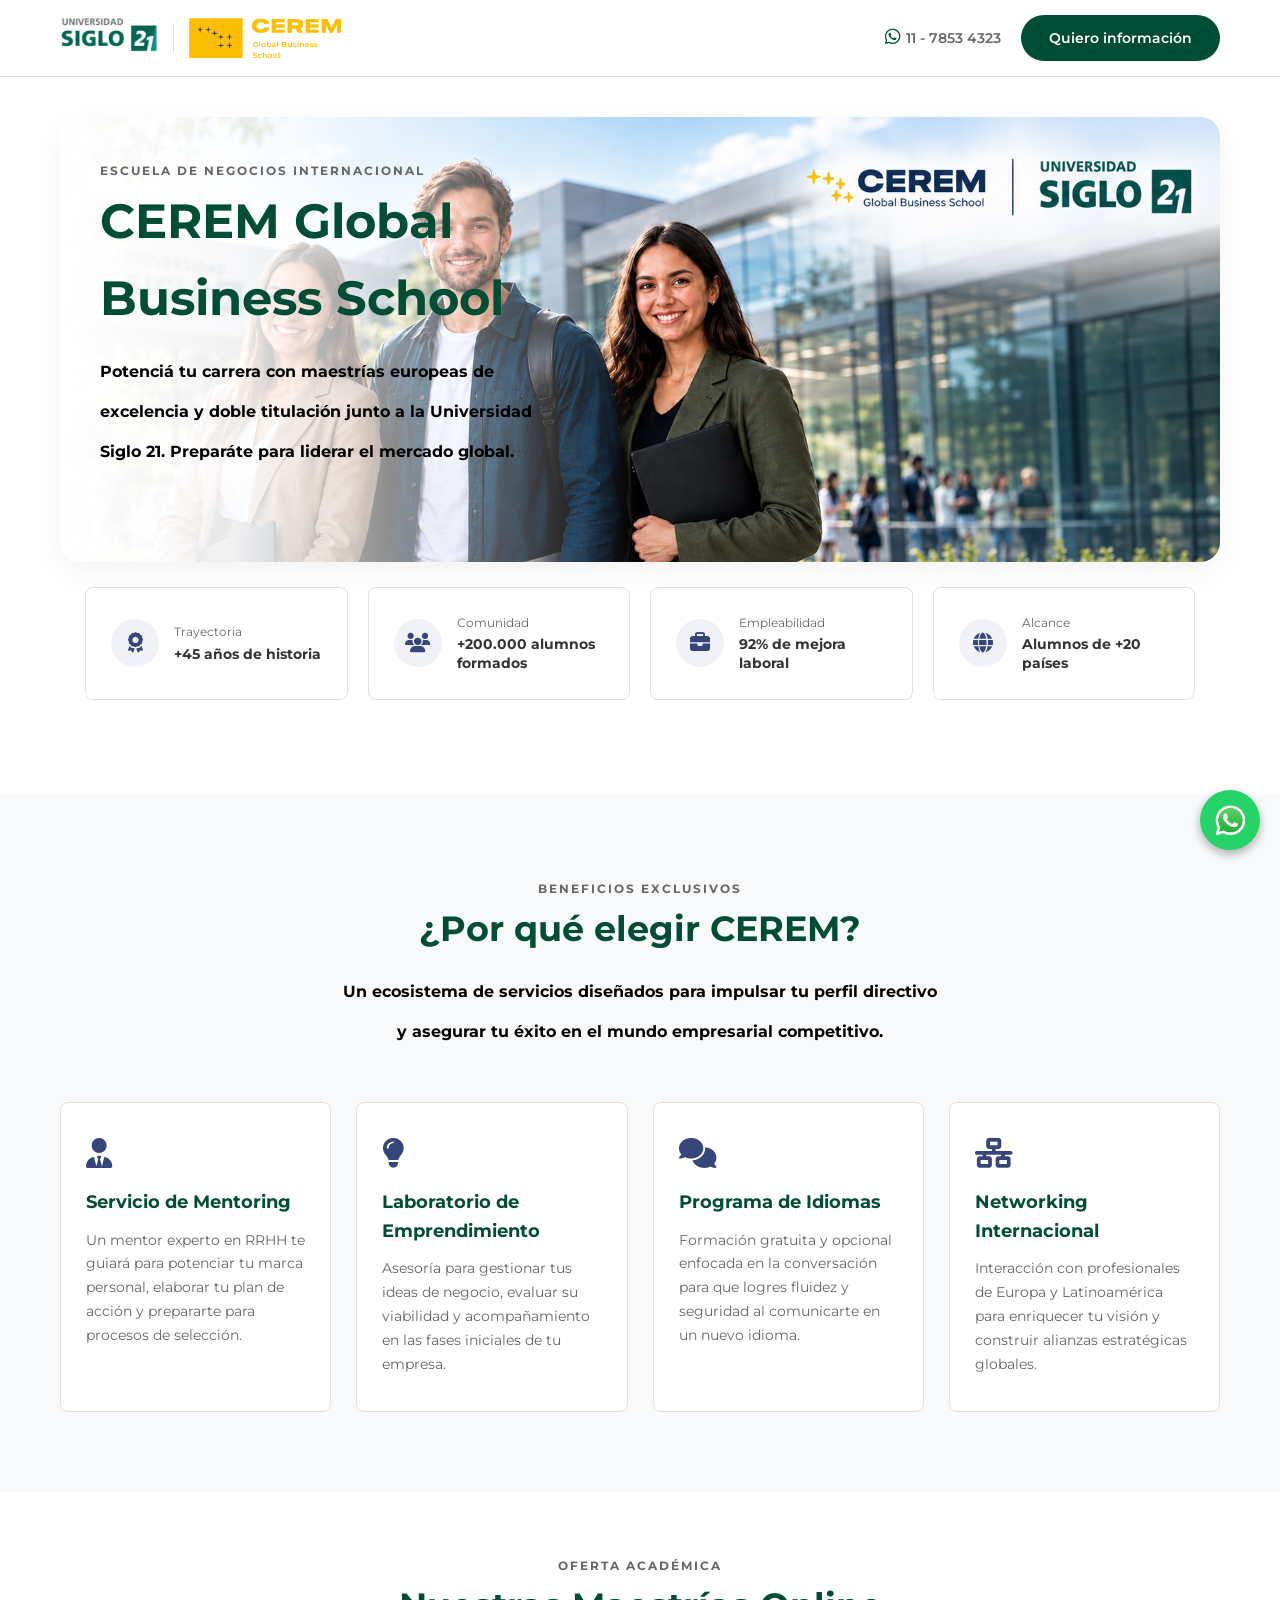
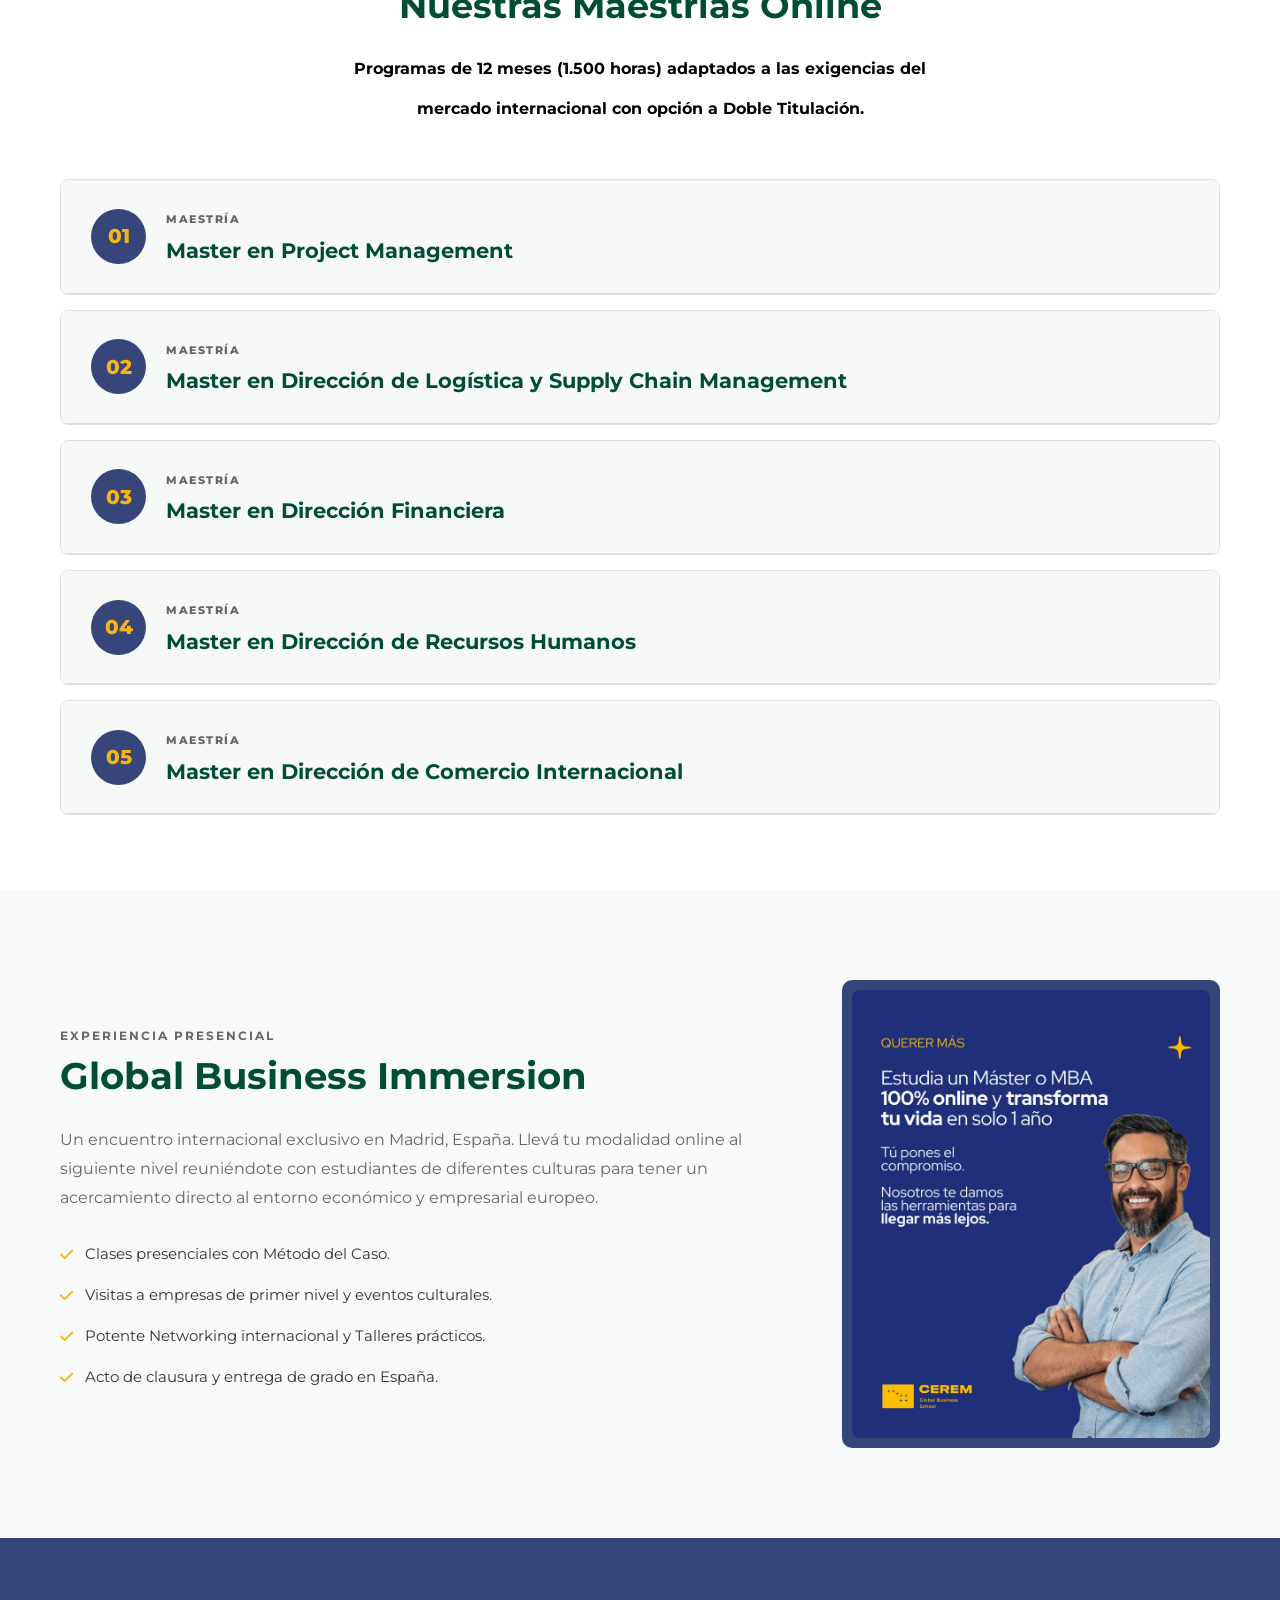
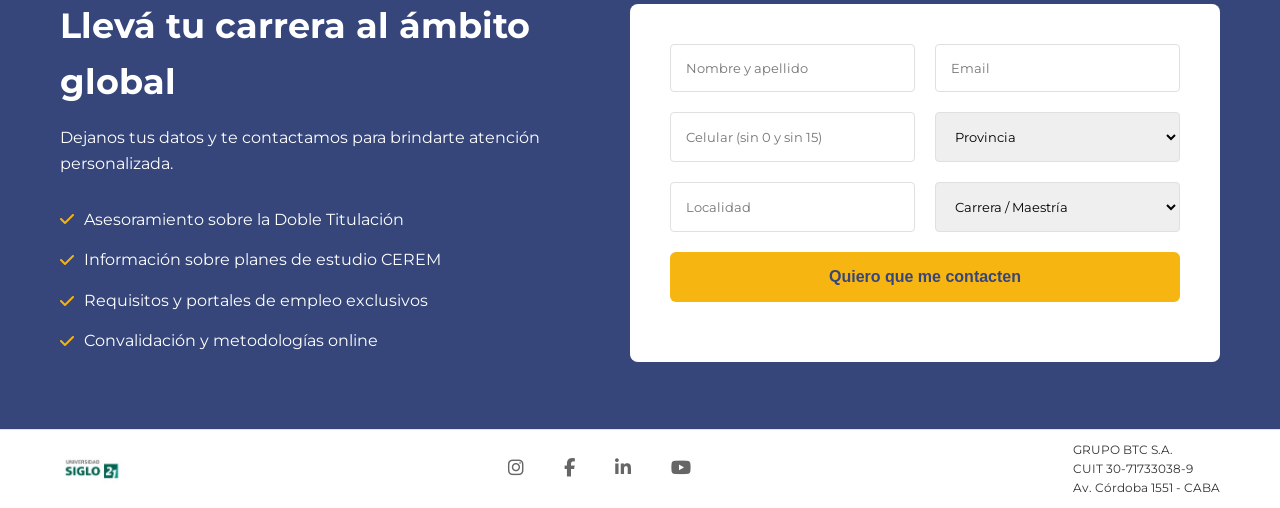
<file: cerem.html>
<!DOCTYPE html>
<html lang="es">
<head>
    <meta charset="UTF-8">
    <meta name="viewport" content="width=device-width, initial-scale=1.0">
    <title>CEREM Global Business School - Universidad Siglo 21</title>
    <!-- Fuente institucional (Montserrat) -->
    <link href="https://fonts.googleapis.com/css2?family=Montserrat:wght@400;600;700;800&display=swap" rel="stylesheet">
    <!-- Íconos -->
    <link rel="stylesheet" href="https://cdnjs.cloudflare.com/ajax/libs/font-awesome/6.4.0/css/all.min.css">
    <!-- Archivo de estilos -->
    <link rel="stylesheet" href="styles-cerem.css">
</head>
<body>

    <!-- HEADER -->
    <header class="header">
        <div class="container header-container">
            <div class="logos-container">
                <a href="./index.html">
                    <img src="image/logo2.jpg" alt="Universidad Siglo 21" class="s21-logo">
                </a>
                <div class="logo-separator"></div>
                <img src="image/cerem.png" alt="CEREM Global Business School" class="cerem-logo">
            </div>
            <div class="header-contact hidden-mobile">
                <a href="https://wa.me/5491178534323?text=Hola%20quiero%20más%20información%20sobre%20las%20maestrías" target="_blank" class="whatsapp-link">
                <span class="phone"><i class="fa-brands fa-whatsapp"></i>11 - 7853 4323</span>
                </a>
                <a href="#formulario" class="btn btn-primary">Quiero información</a>
            </div>
        </div>
    </header>
   
    <!-- ===============================
     INTRODUCCIÓN CEREM
     =============================== -->

<section class="carrera-intro">
    <div class="container">

        <div class="hero-banner">
            <div class="hero-content">
                <div class="section-heading">
                    <span class="subtitle">ESCUELA DE NEGOCIOS INTERNACIONAL</span>
                    <h1>CEREM Global Business School</h1>
                    <p>
                       Potenciá tu carrera con maestrías europeas de excelencia y doble titulación junto a la Universidad Siglo 21. Preparáte para liderar el mercado global.
                    </p>
                </div>
            </div>
        </div>

        <!-- DATOS PRINCIPALES -->
        <div class="carrera-datos">

            <div class="dato-card">
                <div class="dato-icon">
                    <i class="fa-solid fa-award"></i>
                </div>
                <div>
                    <span>Trayectoria</span>
                    <strong>+45 años de historia</strong>
                </div>
            </div>

            <div class="dato-card">
                <div class="dato-icon">
                    <i class="fa-solid fa-users"></i>
                </div>
                <div>
                    <span>Comunidad</span>
                    <strong>+200.000 alumnos formados</strong>
                </div>
            </div>

            <div class="dato-card">
                <div class="dato-icon">
                    <i class="fa-solid fa-briefcase"></i>
                </div>
                <div>
                    <span>Empleabilidad</span>
                    <strong>92% de mejora laboral</strong>
                </div>
            </div>

            <div class="dato-card">
                <div class="dato-icon">
                    <i class="fa-solid fa-globe"></i>
                </div>
                <div>
                    <span>Alcance</span>
                    <strong>Alumnos de +20 países</strong>
                </div>
            </div>

        </div>

    </div>
</section>


<!-- ===============================
     VALOR AGREGADO / BENEFICIOS
     =============================== -->

<section class="logros-section">
    <div class="container">

        <div class="section-heading text-center">
            <span class="subtitle">BENEFICIOS EXCLUSIVOS</span>
            <h2>¿Por qué elegir CEREM?</h2>
            <p>
                Un ecosistema de servicios diseñados para impulsar tu perfil directivo y asegurar tu éxito en el mundo empresarial competitivo.
            </p>
        </div>

        <div class="logros-grid">

            <div class="logro-card">
                <i class="fa-solid fa-user-tie"></i>
                <h3>Servicio de Mentoring</h3>
                <p>
                    Un mentor experto en RRHH te guiará para potenciar tu marca personal, elaborar tu plan de acción y prepararte para procesos de selección.
                </p>
            </div>

            <div class="logro-card">
                <i class="fa-solid fa-lightbulb"></i>
                <h3>Laboratorio de Emprendimiento</h3>
                <p>
                    Asesoría para gestionar tus ideas de negocio, evaluar su viabilidad y acompañamiento en las fases iniciales de tu empresa.
                </p>
            </div>

            <div class="logro-card">
                <i class="fa-solid fa-comments"></i>
                <h3>Programa de Idiomas</h3>
                <p>
                    Formación gratuita y opcional enfocada en la conversación para que logres fluidez y seguridad al comunicarte en un nuevo idioma.
                </p>
            </div>

            <div class="logro-card">
                <i class="fa-solid fa-network-wired"></i>
                <h3>Networking Internacional</h3>
                <p>
                    Interacción con profesionales de Europa y Latinoamérica para enriquecer tu visión y construir alianzas estratégicas globales.
                </p>
            </div>

        </div>

    </div>
</section>

<!-- ===============================
     NUESTRAS MAESTRÍAS (ACORDEONES)
     =============================== -->

<section class="plan-section">
    <div class="container">
        <div class="section-heading text-center">
            <span class="subtitle">OFERTA ACADÉMICA</span>
            <h2>Nuestras Maestrías Online</h2>
            <p>Programas de 12 meses (1.500 horas) adaptados a las exigencias del mercado internacional con opción a Doble Titulación.</p>
        </div>

        <!-- MAESTRÍA 1 -->
        <details class="anio-card" style="cursor: pointer; margin-bottom: 15px;">
            <summary class="anio-header">
                <div class="anio-numero">01</div>
                <div>
                    <span>MAESTRÍA</span>
                    <h3>Master en Project Management</h3>
                </div>
            </summary>
            <div class="cuatrimestres" style="cursor: default; padding-top: 15px;">
                <div class="cuatrimestre">
                    <h4><i class="fa-solid fa-bullseye"></i> Sobre el programa</h4>
                    <p style="font-size: 14px; color: var(--color-gray); margin-bottom: 15px;">
                        Diseñado para desarrollar habilidades directivas liderando proyectos complejos, optimizando el cronograma, el alcance y los costos.
                    </p>
                    <ul>
                        <li>Habilidades en la Gestión de Proyectos</li>
                        <li>Metodologías de Dirección y Frameworks Ágiles</li>
                    </ul>
                </div>
                <div class="cuatrimestre">
                    <h4><i class="fa-solid fa-list-check"></i> Áreas de estudio</h4>
                    <ul>
                        <li>Gestión de la Inversión y Riesgos</li>
                        <li>Management Global (Innovación y tecnología)</li>
                        <li>Planificación y Evaluación de Viabilidad</li>
                    </ul>
                </div>
            </div>
        </details>

        <!-- MAESTRÍA 2 -->
        <details class="anio-card" style="cursor: pointer; margin-bottom: 15px;">
            <summary class="anio-header">
                <div class="anio-numero">02</div>
                <div>
                    <span>MAESTRÍA</span>
                    <h3>Master en Dirección de Logística y Supply Chain Management</h3>
                </div>
            </summary>
            <div class="cuatrimestres" style="cursor: default; padding-top: 15px;">
                <div class="cuatrimestre">
                    <h4><i class="fa-solid fa-truck-fast"></i> Sobre el programa</h4>
                    <p style="font-size: 14px; color: var(--color-gray); margin-bottom: 15px;">
                        Formación enfocada en los retos de la Logística 4.0 para optimizar la rentabilidad empresarial y la distribución hasta el cliente final.
                    </p>
                    <ul>
                        <li>Logística Integrada y Transporte Internacional</li>
                        <li>Almacenes y Dirección de Operaciones</li>
                    </ul>
                </div>
                <div class="cuatrimestre">
                    <h4><i class="fa-solid fa-list-check"></i> Áreas de estudio</h4>
                    <ul>
                        <li>Demand Planning y Filosofía Lean Six Sigma</li>
                        <li>Negocios Internacionales y Global Outsourcing</li>
                        <li>Gestión ágil de la Cadena de Suministro</li>
                    </ul>
                </div>
            </div>
        </details>

        <!-- MAESTRÍA 3 -->
        <details class="anio-card" style="cursor: pointer; margin-bottom: 15px;">
            <summary class="anio-header">
                <div class="anio-numero">03</div>
                <div>
                    <span>MAESTRÍA</span>
                    <h3>Master en Dirección Financiera</h3>
                </div>
            </summary>
            <div class="cuatrimestres" style="cursor: default; padding-top: 15px;">
                <div class="cuatrimestre">
                    <h4><i class="fa-solid fa-chart-pie"></i> Sobre el programa</h4>
                    <p style="font-size: 14px; color: var(--color-gray); margin-bottom: 15px;">
                        Prepara a los directivos para la optimización de recursos, evaluación de rentabilidad y la integración del entorno "Fintech" y Big Data.
                    </p>
                    <ul>
                        <li>Control y Gestión de Cuentas Anuales</li>
                        <li>Big Data aplicado al Análisis Financiero</li>
                    </ul>
                </div>
                <div class="cuatrimestre">
                    <h4><i class="fa-solid fa-list-check"></i> Áreas de estudio</h4>
                    <ul>
                        <li>Solvencia, Rentabilidad y Mercados Financieros</li>
                        <li>Gestión de Tesorería y Eficiencia de Costes</li>
                        <li>Financiación y Evaluación de Viabilidad de Proyectos</li>
                    </ul>
                </div>
            </div>
        </details>

        <!-- MAESTRÍA 4 -->
        <details class="anio-card" style="cursor: pointer; margin-bottom: 15px;">
            <summary class="anio-header">
                <div class="anio-numero">04</div>
                <div>
                    <span>MAESTRÍA</span>
                    <h3>Master en Dirección de Recursos Humanos</h3>
                </div>
            </summary>
            <div class="cuatrimestres" style="cursor: default; padding-top: 15px;">
                <div class="cuatrimestre">
                    <h4><i class="fa-solid fa-people-group"></i> Sobre el programa</h4>
                    <p style="font-size: 14px; color: var(--color-gray); margin-bottom: 15px;">
                        Centrado en la retención del talento, el uso de People Analytics, liderazgo, wellness corporativo y gestión ética del capital humano.
                    </p>
                    <ul>
                        <li>Atracción del Talento y Evaluación del Desempeño</li>
                        <li>Big Data y People Analytics</li>
                    </ul>
                </div>
                <div class="cuatrimestre">
                    <h4><i class="fa-solid fa-list-check"></i> Áreas de estudio</h4>
                    <ul>
                        <li>Responsabilidad Social Corporativa (RSC) y ODS</li>
                        <li>Diversidad, Inclusión y Wellness Corporativo</li>
                        <li>Sistemas de Reconocimiento y Recompensa</li>
                    </ul>
                </div>
            </div>
        </details>

        <!-- MAESTRÍA 5 -->
        <details class="anio-card" style="cursor: pointer; margin-bottom: 15px;">
            <summary class="anio-header">
                <div class="anio-numero">05</div>
                <div>
                    <span>MAESTRÍA</span>
                    <h3>Master en Dirección de Comercio Internacional</h3>
                </div>
            </summary>
            <div class="cuatrimestres" style="cursor: default; padding-top: 15px;">
                <div class="cuatrimestre">
                    <h4><i class="fa-solid fa-earth-americas"></i> Sobre el programa</h4>
                    <p style="font-size: 14px; color: var(--color-gray); margin-bottom: 15px;">
                        Brinda una visión integral sobre mercados globales, estrategias de expansión internacional, aduanas y marketing en ecosistemas mundiales.
                    </p>
                    <ul>
                        <li>Marketing Estratégico y Neuromarketing</li>
                        <li>Logística Internacional y Gestión Aduanera</li>
                    </ul>
                </div>
                <div class="cuatrimestre">
                    <h4><i class="fa-solid fa-list-check"></i> Áreas de estudio</h4>
                    <ul>
                        <li>Negociación y Contratación Internacional</li>
                        <li>Tecnologías y Tendencias del Comercio Global</li>
                        <li>Estrategias de Internacionalización</li>
                    </ul>
                </div>
            </div>
        </details>

    </div>
</section>

<!-- ===============================
     EXPERIENCIA INTERNACIONAL
     =============================== -->

<section class="experiencia-section" style="background-color: var(--color-light);">
    <div class="container experiencia-container">

        <div class="experiencia-text">
            <span class="subtitle">EXPERIENCIA PRESENCIAL</span>
            <h2>Global Business Immersion</h2>
            <p>
                Un encuentro internacional exclusivo en Madrid, España. Llevá tu modalidad online al siguiente nivel reuniéndote con estudiantes de diferentes culturas para tener un acercamiento directo al entorno económico y empresarial europeo.
            </p>
            <ul class="experiencia-list">
                <li><i class="fa-solid fa-check"></i> Clases presenciales con Método del Caso.</li>
                <li><i class="fa-solid fa-check"></i> Visitas a empresas de primer nivel y eventos culturales.</li>
                <li><i class="fa-solid fa-check"></i> Potente Networking internacional y Talleres prácticos.</li>
                <li><i class="fa-solid fa-check"></i> Acto de clausura y entrega de grado en España.</li>
            </ul>
        </div>

        <div class="experiencia-box">
            <!-- Imagen ilustrativa simulando el viaje de inmersión -->
            <img src="./image/cerembox.jpeg" alt="Estancia Internacional en Madrid" style="border-radius: 8px;">           
        </div>

    </div>
</section>

    <!-- FORM SECTION -->
    <section id="formulario" class="contacto-section">
        <div class="container contacto-container">
            <div class="contacto-text">
                <h2>Llevá tu carrera al ámbito global</h2>
                <p>Dejanos tus datos y te contactamos para brindarte atención personalizada.</p>
                <ul class="contacto-list">
                    <li><i class="fa-solid fa-check"></i> Asesoramiento sobre la Doble Titulación</li>
                    <li><i class="fa-solid fa-check"></i> Información sobre planes de estudio CEREM</li>
                    <li><i class="fa-solid fa-check"></i> Requisitos y portales de empleo exclusivos</li>
                    <li><i class="fa-solid fa-check"></i> Convalidación y metodologías online</li>
                </ul>
            </div>
            <div class="contacto-form">
                <form action="#">
                    <div class="form-row">
                        <input type="text" placeholder="Nombre y apellido" required>
                        <input type="email" placeholder="Email" required>
                    </div>
                    <div class="form-row">
                        <input type="tel" placeholder="Celular (sin 0 y sin 15)" required>
                        <select required>
                            <option value="" disabled selected>Provincia</option>
                            <option value="Buenos Aires">Buenos Aires</option>
                            <option value="CABA">Ciudad Autónoma de Buenos Aires</option>
                            <option value="Catamarca">Catamarca</option>
                            <option value="Chaco">Chaco</option>
                            <option value="Chubut">Chubut</option>
                            <option value="Córdoba">Córdoba</option>
                            <option value="Corrientes">Corrientes</option>
                            <option value="Entre Ríos">Entre Ríos</option>
                            <option value="Formosa">Formosa</option>
                            <option value="Jujuy">Jujuy</option>
                            <option value="La Pampa">La Pampa</option>
                            <option value="La Rioja">La Rioja</option>
                            <option value="Mendoza">Mendoza</option>
                            <option value="Misiones">Misiones</option>
                            <option value="Neuquén">Neuquén</option>
                            <option value="Río Negro">Río Negro</option>
                            <option value="Salta">Salta</option>
                            <option value="San Juan">San Juan</option>
                            <option value="San Luis">San Luis</option>
                            <option value="Santa Cruz">Santa Cruz</option>
                            <option value="Santa Fe">Santa Fe</option>
                            <option value="Santiago del Estero">Santiago del Estero</option>
                            <option value="Tierra del Fuego">Tierra del Fuego</option>
                            <option value="Tucumán">Tucumán</option>
                        </select>
                    </div>
                    <div class="form-row">
                        <input type="text" placeholder="Localidad" required>
                        <select required>
                            <option value="" disabled selected>Carrera / Maestría</option>
                            <!-- MAESTRÍAS CEREM AGREGADAS ARRIBA -->
                            <option value="Master en Project Management (CEREM)">Master en Project Management (CEREM)</option>
                            <option value="Master en Dirección de Logística y SCM (CEREM)">Master en Dirección de Logística y SCM (CEREM)</option>
                            <option value="Master en Dirección Financiera (CEREM)">Master en Dirección Financiera (CEREM)</option>
                            <option value="Master en Dirección de Recursos Humanos (CEREM)">Master en Dirección de Recursos Humanos (CEREM)</option>
                            <option value="Master en Comercio Internacional (CEREM)">Master en Comercio Internacional (CEREM)</option>
                            <option disabled>──────────────────────────</option>
                            <option value="Otra Carrera">Otra Carrera</option>
                        </select>
                    </div>
                    <div class="form-row">
                    <button type="submit" class="btn btn-cerem btn-block">Quiero que me contacten</button>
                    </div>
                </form>
            </div>
        </div>
    </section>

    <!-- FOOTER INSTITUCIONAL -->
    <footer class="bottom-footer">
        <div class="container footer-flex">
            <!-- Logo -->
            <div class="footer-logo">
                <img src="image/logo.png" alt="Universidad Siglo 21">
            </div>
            <!-- Redes Sociales -->
            <div class="footer-social">
                <a href="#"><i class="fa-brands fa-instagram"></i></a>
                <a href="#"><i class="fa-brands fa-facebook-f"></i></a>
                <a href="#"><i class="fa-brands fa-linkedin-in"></i></a>
                <a href="#"><i class="fa-brands fa-youtube"></i></a>              
            </div>
            
            <!-- Texto -->
            <div class="footer-text">
                <p>
                    GRUPO BTC S.A.<br>
                    CUIT 30-71733038-9<br>
                    Av. Córdoba 1551 - CABA<br>
                </p>
            </div>
        </div>
        <!-- ICONO WHATSAPP FLOTANTE -->
         <a href="https://wa.me/5491178534323?text=Hola%20quiero%20más%20información%20sobre%20las%20carreras" class="whatsapp-flotante" target="_blank" rel="noopener">
            <img src="./image/iconowhatsapp.jpg" alt="WhatsApp" />
        </a>

<style>
.whatsapp-flotante {
  position: fixed;
  bottom: 50px;
  right: 20px;
  width: 60px;
  height: 60px;
  background-color: #25d366;
  border-radius: 50%;
  display: flex;
  align-items: center;
  justify-content: center;
  box-shadow: 0 4px 10px rgba(0,0,0,0.3);
  z-index: 9999;
  cursor: pointer;
  transition: transform 0.3s ease;
}
.whatsapp-flotante img {
  width: 35px;
  height: 35px;
}


.whatsapp-flotante:hover { background-color: var(--color-primary-hover);  transform: scale(1.1); 
            
            /* Opcional: cambia el color de fondo para mejorar el efecto */
            background-color: #004d35;  }
</style>

<!-- FIN ICONO WHATSAPP FLOTANTE -->

    </footer>

</body>
</html>
</file>
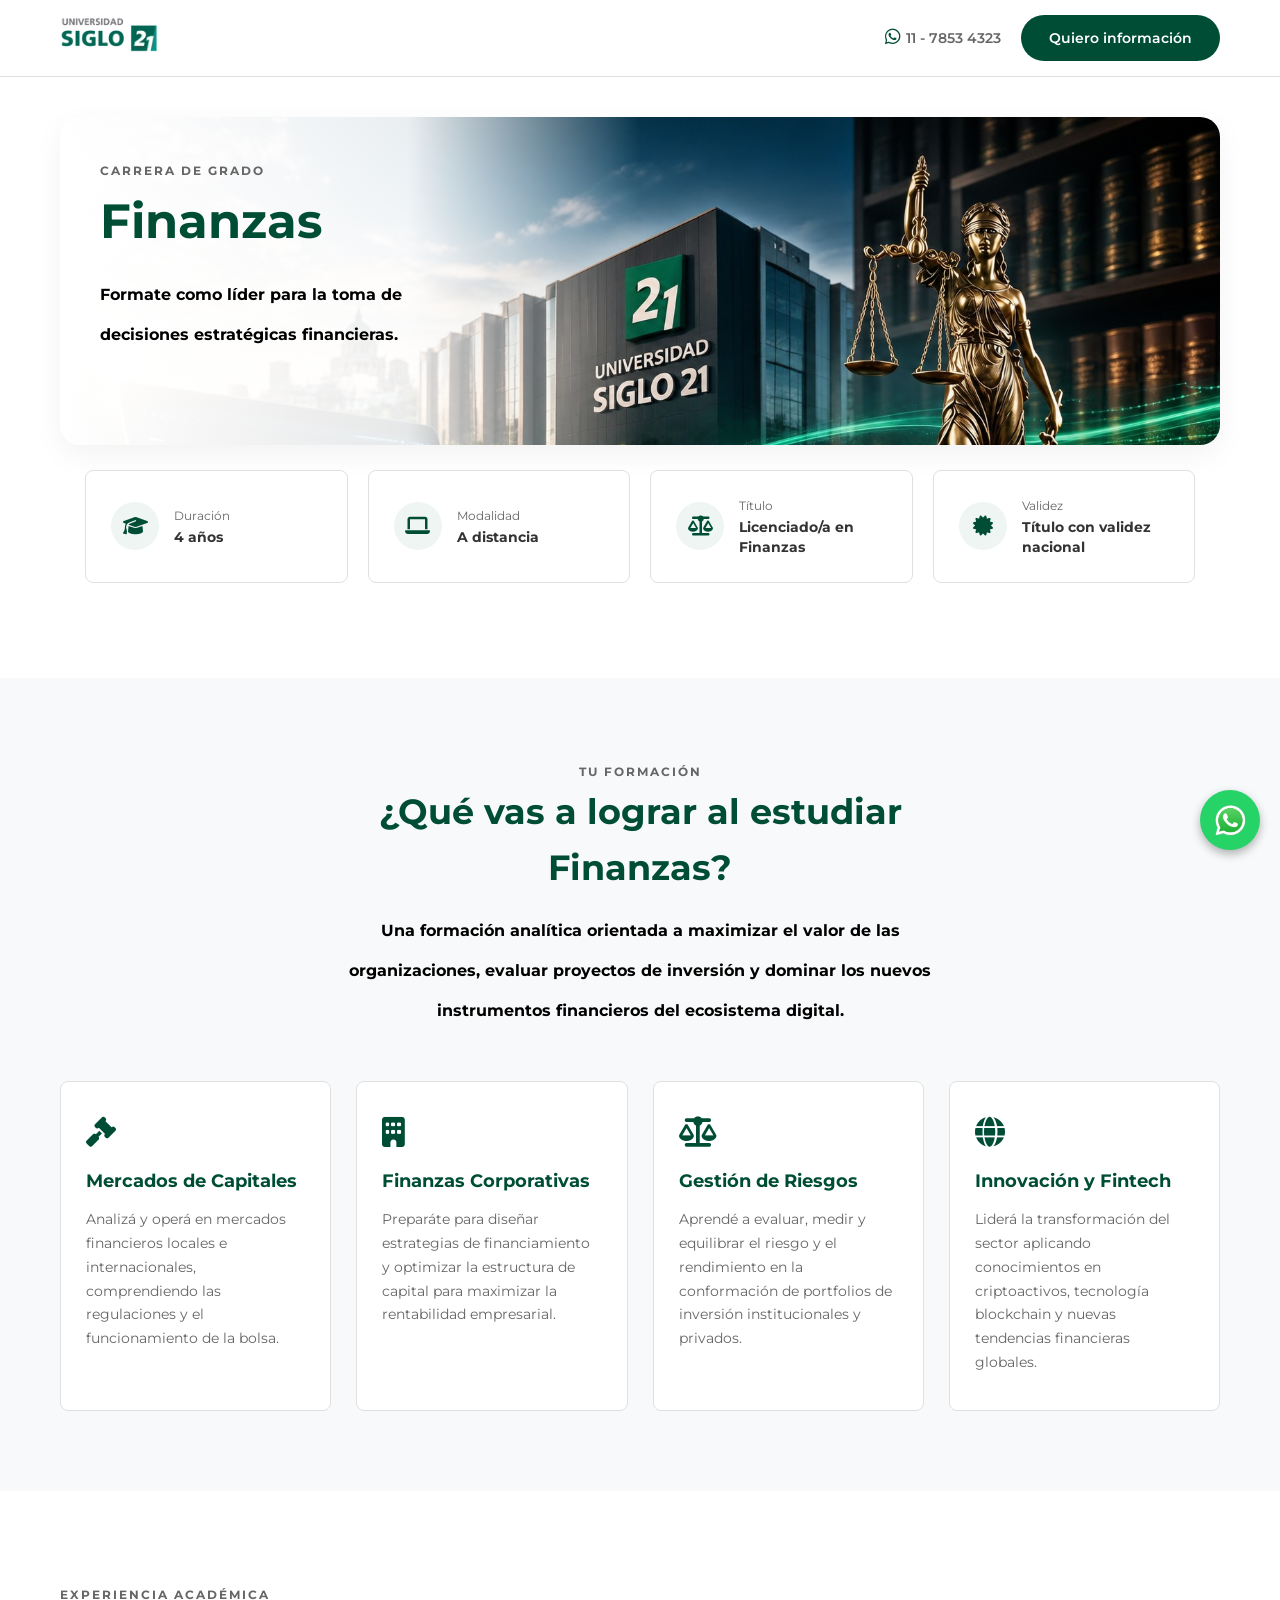
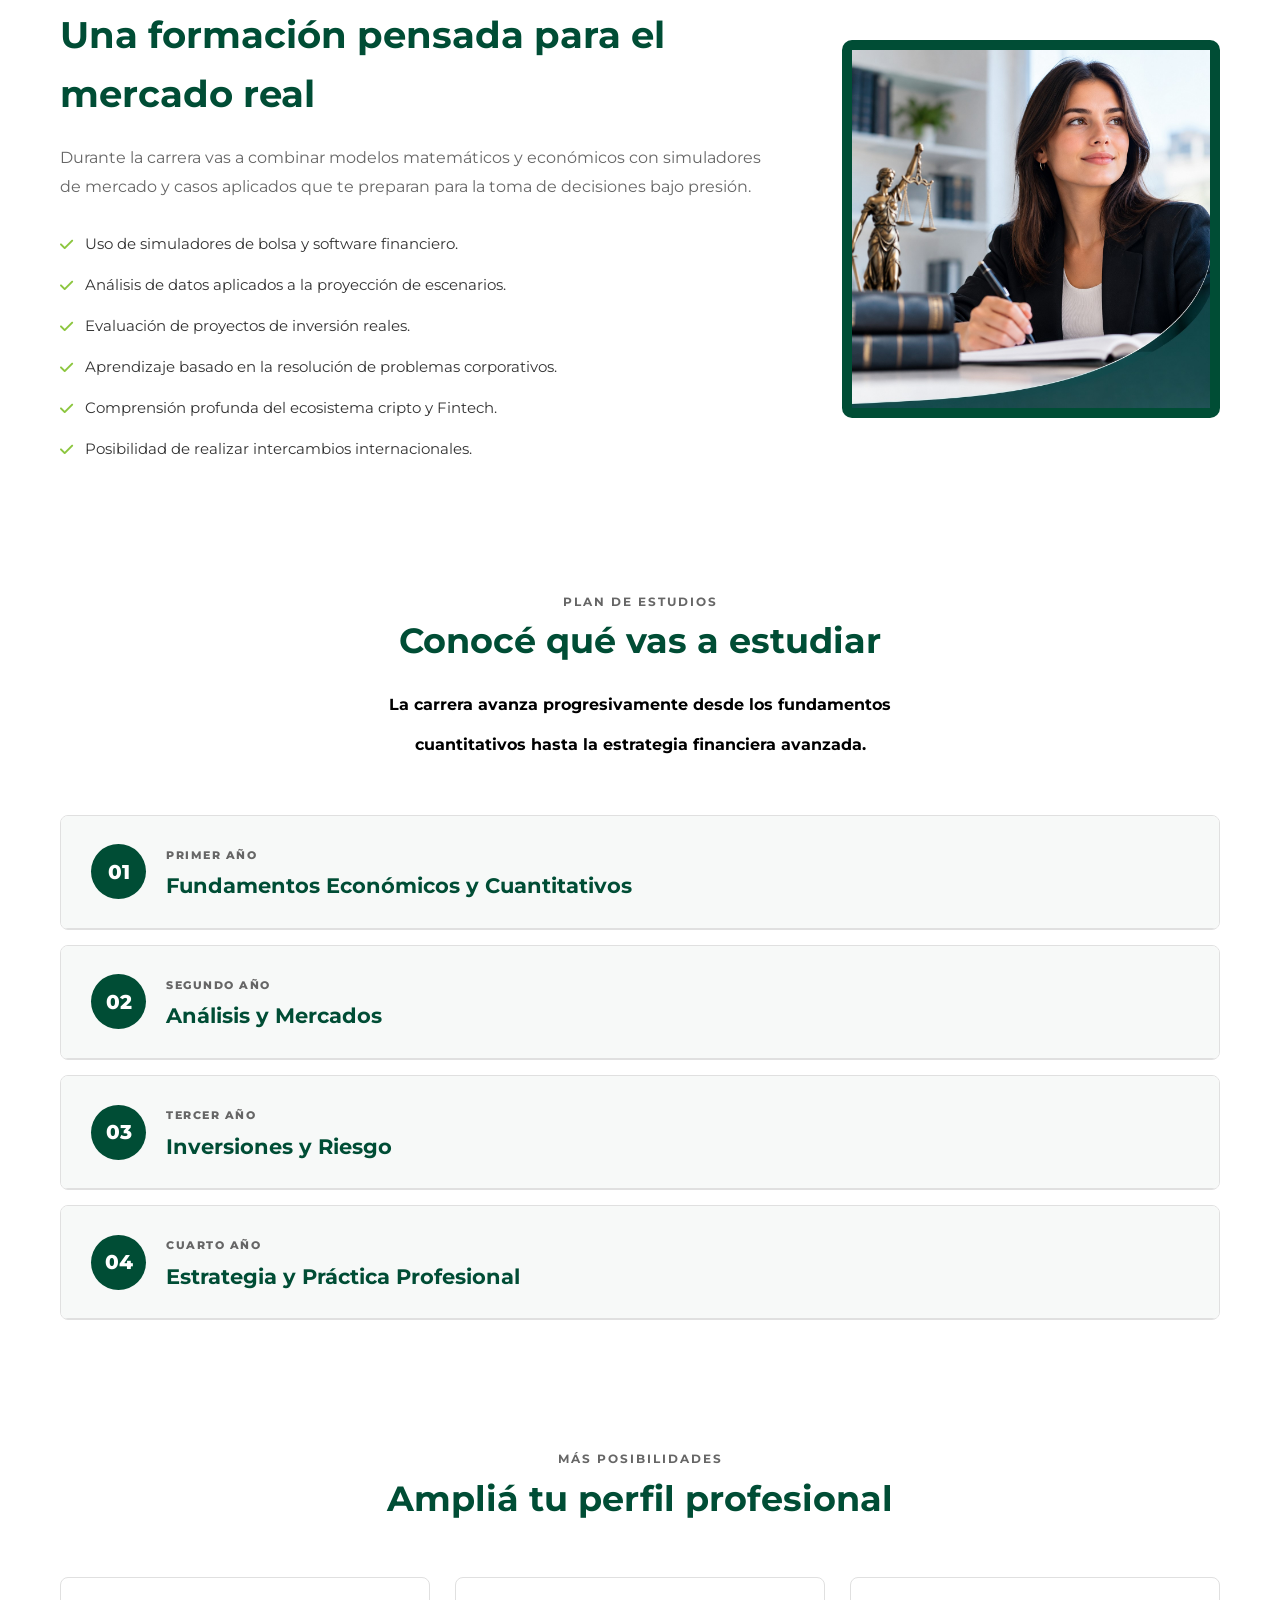
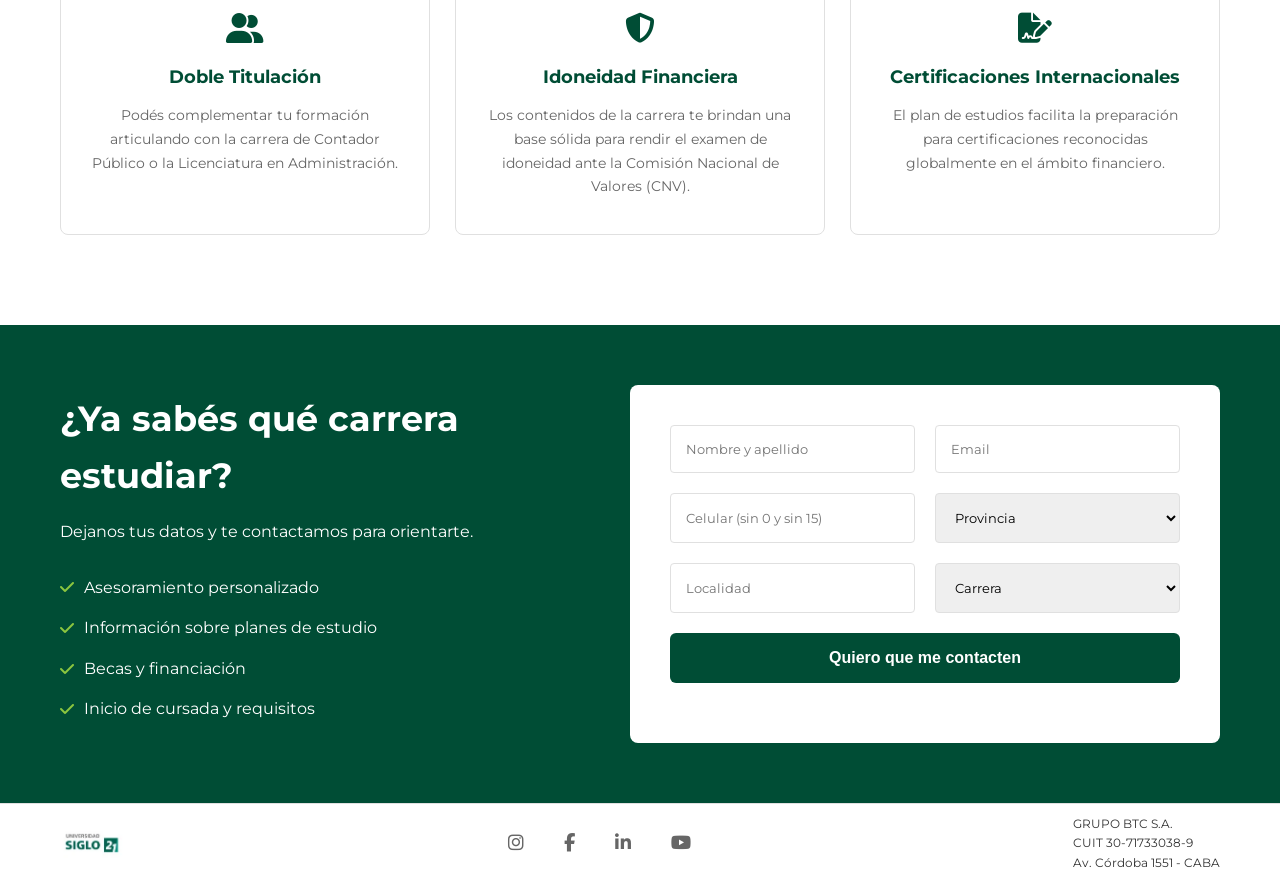
<file: finanzas-detalles.html>
<!DOCTYPE html>
<html lang="es">
<head>
    <meta charset="UTF-8">
    <meta name="viewport" content="width=device-width, initial-scale=1.0">
    <title>Inscripciones - Universidad Siglo 21</title>
    <!-- Fuente institucional (Montserrat) -->
    <link href="https://fonts.googleapis.com/css2?family=Montserrat:wght@400;600;700;800&display=swap" rel="stylesheet">
    <!-- Íconos -->
    <link rel="stylesheet" href="https://cdnjs.cloudflare.com/ajax/libs/font-awesome/6.4.0/css/all.min.css">
    <!-- Archivo de estilos -->
    <link rel="stylesheet" href="styles-abogacia.css">
</head>
<body>

    <!-- HEADER -->
    <header class="header">
        <div class="container header-container">
            <a href="./index.html">
            <div class="logo">
                <img src="image/logo2.jpg" alt="Universidad Siglo 21">
            </div>
            </a>
            <div class="header-contact hidden-mobile">
                <a href="https://wa.me/5491178534323?text=Hola%20quiero%20más%20información%20sobre%20las%20carreras" target="_blank" class="whatsapp-link">
                <span class="phone"><i class="fa-brands fa-whatsapp"></i>11 - 7853 4323</span>
                </a>
                <a href="#formulario" class="btn btn-primary">Quiero información</a>
            </div>
        </div>
    </header>
   
 <!-- ===============================
     DETALLES DE LA CARRERA
     =============================== -->

<section class="carrera-intro">
    <div class="container">

        <div class="hero-banner">
            <div class="hero-content">
                <!-- Acá empieza tu código original -->
                <div class="section-heading">
                    <span class="subtitle">CARRERA DE GRADO</span>
                    <h1>Finanzas</h1>
                    <p>
                        Formate como líder para la toma de decisiones estratégicas financieras.
                    </p>
                </div>
                <!-- Acá termina tu código original -->
            </div>
        </div>

        <!-- DATOS PRINCIPALES -->
        <div class="carrera-datos">

            <div class="dato-card">
                <div class="dato-icon">
                    <i class="fa-solid fa-graduation-cap"></i>
                </div>
                <div>
                    <span>Duración</span>
                    <strong>4 años</strong>
                </div>
            </div>

            <div class="dato-card">
                <div class="dato-icon">
                    <i class="fa-solid fa-laptop"></i>
                </div>
                <div>
                    <span>Modalidad</span>
                    <strong>A distancia</strong>
                </div>
            </div>

            <div class="dato-card">
                <div class="dato-icon">
                    <i class="fa-solid fa-scale-balanced"></i>
                </div>
                <div>
                    <span>Título</span>
                    <strong>Licenciado/a en Finanzas</strong>
                </div>
            </div>

            <div class="dato-card">
                <div class="dato-icon">
                    <i class="fa-solid fa-certificate"></i>
                </div>
                <div>
                    <span>Validez</span>
                    <strong>Título con validez nacional</strong>
                </div>
            </div>

        </div>

    </div>
</section>


<!-- ===============================
     QUÉ VAS A LOGRAR
     =============================== -->

<section class="logros-section">
    <div class="container">

        <div class="section-heading text-center">
            <span class="subtitle">TU FORMACIÓN</span>
            <h2>¿Qué vas a lograr al estudiar Finanzas?</h2>
            <p>
                Una formación analítica orientada a maximizar el valor de las organizaciones, evaluar proyectos de inversión y dominar los nuevos instrumentos financieros del ecosistema digital.
            </p>
        </div>

        <div class="logros-grid">

            <div class="logro-card">
                <i class="fa-solid fa-gavel"></i>
                <h3>Mercados de Capitales</h3>
                <p>
                    Analizá y operá en mercados financieros locales e internacionales, comprendiendo las regulaciones y el funcionamiento de la bolsa.
                </p>
            </div>

            <div class="logro-card">
                <i class="fa-solid fa-building"></i>
                <h3>Finanzas Corporativas</h3>
                <p>
                    Preparáte para diseñar estrategias de financiamiento y optimizar la estructura de capital para maximizar la rentabilidad empresarial.
                </p>
            </div>

            <div class="logro-card">
                <i class="fa-solid fa-scale-balanced"></i>
                <h3>Gestión de Riesgos</h3>
                <p>
                    Aprendé a evaluar, medir y equilibrar el riesgo y el rendimiento en la conformación de portfolios de inversión institucionales y privados.
                </p>
            </div>

            <div class="logro-card">
                <i class="fa-solid fa-globe"></i>
                <h3>Innovación y Fintech</h3>
                <p>
                    Liderá la transformación del sector aplicando conocimientos en criptoactivos, tecnología blockchain y nuevas tendencias financieras globales.
                </p>
            </div>

        </div>

    </div>
</section>


<!-- ===============================
     EXPERIENCIA ACADÉMICA
     =============================== -->

<section class="experiencia-section">
    <div class="container experiencia-container">

        <div class="experiencia-text">

            <span class="subtitle">EXPERIENCIA ACADÉMICA</span>

            <h2>
                Una formación pensada para el mercado real
            </h2>

            <p>
                Durante la carrera vas a combinar modelos matemáticos y económicos con simuladores de mercado y casos aplicados que te preparan para la toma de decisiones bajo presión.
            </p>

            <ul class="experiencia-list">
                <li>
                    <i class="fa-solid fa-check"></i>
                    Uso de simuladores de bolsa y software financiero.
                </li>

                <li>
                    <i class="fa-solid fa-check"></i>
                    Análisis de datos aplicados a la proyección de escenarios.
                </li>

                <li>
                    <i class="fa-solid fa-check"></i>
                    Evaluación de proyectos de inversión reales.
                </li>

                <li>
                    <i class="fa-solid fa-check"></i>
                    Aprendizaje basado en la resolución de problemas corporativos.
                </li>

                <li>
                    <i class="fa-solid fa-check"></i>
                    Comprensión profunda del ecosistema cripto y Fintech.
                </li>

                <li>
                    <i class="fa-solid fa-check"></i>
                    Posibilidad de realizar intercambios internacionales.
                </li>
            </ul>

        </div>

        <div class="experiencia-box">
            <img src="./image/abogaciamujer.jpg" alt="Experiencia Académica">           

        </div>

    </div>
</section>



<!-- ===============================
     PLAN DE ESTUDIOS
     =============================== -->

<section class="plan-section">
    <div class="container">
        <div class="section-heading text-center">
            <span class="subtitle">PLAN DE ESTUDIOS</span>
            <h2>Conocé qué vas a estudiar</h2>
            <p>La carrera avanza progresivamente desde los fundamentos cuantitativos hasta la estrategia financiera avanzada.</p>
        </div>

        <!-- PRIMER AÑO -->
        <details class="anio-card" style="cursor: pointer; margin-bottom: 15px;">
            <summary class="anio-header">
                <div class="anio-numero">01</div>
                <div>
                    <span>PRIMER AÑO</span>
                    <h3>Fundamentos Económicos y Cuantitativos</h3>
                </div>
            </summary>
            <div class="cuatrimestres" style="cursor: default; padding-top: 15px;">
                <div class="cuatrimestre">
                    <h4>
                        <i class="fa-regular fa-calendar"></i>
                        Primer Cuatrimestre
                    </h4>
                    <ul>
                        <li>Principios de Administración</li>
                        <li>Matemática I</li>
                        <li>Contabilidad Básica</li>
                        <li>Principios de Economía</li>
                    </ul>
                </div>
                <div class="cuatrimestre">
                    <h4>
                        <i class="fa-regular fa-calendar"></i>
                        Segundo Cuatrimestre
                    </h4>
                    <ul>
                        <li>Matemática II</li>
                        <li>Microeconomía</li>
                        <li>Derecho Empresarial</li>
                        <li>Estadística I</li>
                    </ul>
                </div>
            </div>
        </details>

        <!-- SEGUNDO AÑO -->
        <details class="anio-card" style="cursor: pointer; margin-bottom: 15px;">
            <summary class="anio-header">
                <div class="anio-numero">02</div>
                <div>
                    <span>SEGUNDO AÑO</span>
                    <h3>Análisis y Mercados</h3>
                </div>
            </summary>
            <div class="cuatrimestres" style="cursor: default; padding-top: 15px;">
                <div class="cuatrimestre">
                    <h4>
                        <i class="fa-regular fa-calendar"></i>
                        Tercer Cuatrimestre
                    </h4>
                    <ul>
                        <li>Macroeconomía</li>
                        <li>Cálculo Financiero</li>
                        <li>Estadística II</li>
                        <li>Análisis de Estados Contables</li>
                    </ul>
                </div>
                <div class="cuatrimestre">
                    <h4>
                        <i class="fa-regular fa-calendar"></i>
                        Cuarto Cuatrimestre
                    </h4>
                    <ul>
                        <li>Mercados e Instituciones Financieras</li>
                        <li>Finanzas Corporativas I</li>
                        <li>Sistema Tributario</li>
                        <li>Econometría Básica</li>
                    </ul>
                </div>
            </div>
        </details>

        <!-- TERCER AÑO -->
        <details class="anio-card" style="cursor: pointer; margin-bottom: 15px;">
            <summary class="anio-header">
                <div class="anio-numero">03</div>
                <div>
                    <span>TERCER AÑO</span>
                    <h3>Inversiones y Riesgo</h3>
                </div>
            </summary>
            <div class="cuatrimestres" style="cursor: default; padding-top: 15px;">
                <div class="cuatrimestre">
                    <h4>
                        <i class="fa-regular fa-calendar"></i>
                        Quinto Cuatrimestre
                    </h4>
                    <ul>
                        <li>Finanzas Corporativas II</li>
                        <li>Instrumentos de Renta Fija y Variable</li>
                        <li>Evaluación de Proyectos de Inversión</li>
                        <li>Finanzas Internacionales</li>
                    </ul>
                </div>
                <div class="cuatrimestre">
                    <h4>
                        <i class="fa-regular fa-calendar"></i>
                        Sexto Cuatrimestre
                    </h4>
                    <ul>
                        <li>Gestión de Riesgos Financieros</li>
                        <li>Instrumentos Derivados</li>
                        <li>Fintech y Criptoactivos</li>
                        <li>Ética y Deontología Profesional</li>
                    </ul>
                </div>
            </div>
        </details>

        <!-- CUARTO AÑO -->
        <details class="anio-card" style="cursor: pointer; margin-bottom: 15px;">
            <summary class="anio-header">
                <div class="anio-numero">04</div>
                <div>
                    <span>CUARTO AÑO</span>
                    <h3>Estrategia y Práctica Profesional</h3>
                </div>
            </summary>
            <div class="cuatrimestres" style="cursor: default; padding-top: 15px;">
                <div class="cuatrimestre">
                    <h4>
                        <i class="fa-regular fa-calendar"></i>
                        Séptimo Cuatrimestre
                    </h4>
                    <ul>
                        <li>Valuación de Empresas</li>
                        <li>Administración de Carteras (Portfolio Management)</li>
                        <li>Finanzas Públicas</li>
                        <li>Optativa I</li>
                    </ul>
                </div>
                <div class="cuatrimestre">
                    <h4>
                        <i class="fa-regular fa-calendar"></i>
                        Octavo Cuatrimestre
                    </h4>
                    <ul>
                        <li>Práctica Profesional – Finanzas</li>
                        <li>Seminario Final – Finanzas</li>
                        <li>Optativa II</li>
                    </ul>
                </div>
            </div>
        </details>

    </div>
</section>



<!-- ===============================
     DOBLE TITULACIÓN
     =============================== -->

<section class="extras-section">

    <div class="container">

        <div class="section-heading text-center">

            <span class="subtitle">MÁS POSIBILIDADES</span>

            <h2>
                Ampliá tu perfil profesional
            </h2>

        </div>

        <div class="extras-grid">

            <div class="extra-card">

                <i class="fa-solid fa-user-group"></i>

                <h3>
                    Doble Titulación
                </h3>

                <p>
                    Podés complementar tu formación articulando con la carrera de Contador Público o la Licenciatura en Administración.
                </p>

            </div>

            <div class="extra-card">

                <i class="fa-solid fa-shield-halved"></i>

                <h3>
                    Idoneidad Financiera
                </h3>

                <p>
                    Los contenidos de la carrera te brindan una base sólida para rendir el examen de idoneidad ante la Comisión Nacional de Valores (CNV).
                </p>

            </div>

            <div class="extra-card">

                <i class="fa-solid fa-file-signature"></i>

                <h3>
                    Certificaciones Internacionales
                </h3>

                <p>
                    El plan de estudios facilita la preparación para certificaciones reconocidas globalmente en el ámbito financiero.
                </p>

            </div>

        </div>

    </div>

</section>


<!-- ===============================
     CTA FINAL
     =============================== -->

<!-- <section class="cta-carrera">

    <div class="container">

        <div class="cta-carrera-content">

            <span class="subtitle">ABOGACÍA · SIGLO 21</span>

            <h2>
                Preparáte para transformar tu futuro profesional.
            </h2>

            <p>
                Conocé la carrera, las modalidades disponibles,
                el plan de estudios y todas las opciones que tenés
                para comenzar.
            </p>

            <a href="#formulario" class="btn btn-primary btn-large">
                Quiero información
            </a>

        </div>

    </div>

</section> -->

    <!-- FORM SECTION -->
    <section id="formulario" class="contacto-section">
        <div class="container contacto-container">
            <div class="contacto-text">
                <h2>¿Ya sabés qué carrera estudiar?</h2>
                <p>Dejanos tus datos y te contactamos para orientarte.</p>
                <ul class="contacto-list">
                    <li><i class="fa-solid fa-check"></i> Asesoramiento personalizado</li>
                    <li><i class="fa-solid fa-check"></i> Información sobre planes de estudio</li>
                    <li><i class="fa-solid fa-check"></i> Becas y financiación</li>
                    <li><i class="fa-solid fa-check"></i> Inicio de cursada y requisitos</li>
                </ul>
            </div>
            <div class="contacto-form">
                <form action="#">
                    <div class="form-row">
                        <input type="text" placeholder="Nombre y apellido" required>
                        <input type="email" placeholder="Email" required>
                    </div>
                    <div class="form-row">
                        <input type="tel" placeholder="Celular (sin 0 y sin 15)" required>
                        <select required>
                            <option value="" disabled selected>Provincia</option>
                            <option value="Buenos Aires">Buenos Aires</option>
                            <option value="CABA">Ciudad Autónoma de Buenos Aires</option>
                            <option value="Catamarca">Catamarca</option>
                            <option value="Chaco">Chaco</option>
                            <option value="Chubut">Chubut</option>
                            <option value="Córdoba">Córdoba</option>
                            <option value="Corrientes">Corrientes</option>
                            <option value="Entre Ríos">Entre Ríos</option>
                            <option value="Formosa">Formosa</option>
                            <option value="Jujuy">Jujuy</option>
                            <option value="La Pampa">La Pampa</option>
                            <option value="La Rioja">La Rioja</option>
                            <option value="Mendoza">Mendoza</option>
                            <option value="Misiones">Misiones</option>
                            <option value="Neuquén">Neuquén</option>
                            <option value="Río Negro">Río Negro</option>
                            <option value="Salta">Salta</option>
                            <option value="San Juan">San Juan</option>
                            <option value="San Luis">San Luis</option>
                            <option value="Santa Cruz">Santa Cruz</option>
                            <option value="Santa Fe">Santa Fe</option>
                            <option value="Santiago del Estero">Santiago del Estero</option>
                            <option value="Tierra del Fuego">Tierra del Fuego</option>
                            <option value="Tucumán">Tucumán</option>
                        </select>
                    </div>
                    <div class="form-row">
                        <input type="text" placeholder="Localidad" required>
                        <select required>
                            <option value="" disabled selected>Carrera</option>
                            <option value="Abogacía">Abogacía</option>
                            <option value="Actuario">Actuario</option>
                            <option value="Contador Público">Contador Público</option>
                            <option value="Escribanía">Escribanía</option>
                            <option value="Ingeniería en Innovación y Desarrollo">Ingeniería en Innovación y Desarrollo</option>
                            <option value="Licenciatura en Administración">Licenciatura en Administración</option>
                            <option value="Licenciatura en Administración Agraria">Licenciatura en Administración Agraria</option>
                            <option value="Licenciatura en Administración de Infraestructura Tecnológica">Licenciatura en Administración de Infraestructura Tecnológica</option>
                            <option value="Licenciatura en Administración de Servicios de Salud (CCC)">Licenciatura en Administración de Servicios de Salud (CCC)</option>
                            <option value="Licenciatura en Administración Hotelera">Licenciatura en Administración Hotelera</option>
                            <option value="Licenciatura en Administración Pública">Licenciatura en Administración Pública</option>
                            <option value="Licenciatura en Agroinformática">Licenciatura en Agroinformática</option>
                            <option value="Licenciatura en Ambiente y Energías Renovables">Licenciatura en Ambiente y Energías Renovables</option>
                            <option value="Licenciatura en Antropología Organizacional">Licenciatura en Antropología Organizacional</option>
                            <option value="Licenciatura en Bioinformática">Licenciatura en Bioinformática</option>
                            <option value="Licenciatura en Ciencia de Datos">Licenciatura en Ciencia de Datos</option>
                            <option value="Licenciatura en Ciencia Política y Gobierno">Licenciatura en Ciencia Política y Gobierno</option>
                            <option value="Licenciatura en Comercialización (Marketing)">Licenciatura en Comercialización (Marketing)</option>
                            <option value="Licenciatura en Comercialización (Marketing) / Tec. en Marketing Digital">Licenciatura en Comercialización (Marketing) / Tec. en Marketing Digital</option>
                            <option value="Licenciatura en Comercio Internacional">Licenciatura en Comercio Internacional</option>
                            <option value="Licenciatura en Criminología y Ciberseguridad">Licenciatura en Criminología y Ciberseguridad</option>
                            <option value="Licenciatura en Criminología y Seguridad">Licenciatura en Criminología y Seguridad</option>
                            <option value="Licenciatura en Desarrollo de Negocios Inmobiliarios">Licenciatura en Desarrollo de Negocios Inmobiliarios</option>
                            <option value="Licenciatura en Diseño de Indumentaria y Textil">Licenciatura en Diseño de Indumentaria y Textil</option>
                            <option value="Licenciatura en Educación (CCC)">Licenciatura en Educación (CCC)</option>
                            <option value="Licenciatura en Educación y Nuevas Tecnologías">Licenciatura en Educación y Nuevas Tecnologías</option>
                            <option value="Licenciatura en Emprendimiento (CCC)">Licenciatura en Emprendimiento (CCC)</option>
                            <option value="Licenciatura en Finanzas">Licenciatura en Finanzas</option>
                            <option value="Licenciatura en Gerontología (CCC)">Licenciatura en Gerontología (CCC)</option>
                            <option value="Licenciatura en Gestión de la Información">Licenciatura en Gestión de la Información</option>
                            <option value="Licenciatura en Gestión de Recursos Humanos">Licenciatura en Gestión de Recursos Humanos</option>
                            <option value="Licenciatura en Gestión Deportiva">Licenciatura en Gestión Deportiva</option>
                            <option value="Licenciatura en Gestión Turística">Licenciatura en Gestión Turística</option>
                            <option value="Licenciatura en Hidrocarburos y Geociencias">Licenciatura en Hidrocarburos y Geociencias</option>
                            <option value="Licenciatura en Higiene, Seguridad y Medio Ambiente del Trabajo">Licenciatura en Higiene, Seguridad y Medio Ambiente del Trabajo</option>
                            <option value="Licenciatura en Informática">Licenciatura en Informática</option>
                            <option value="Licenciatura en Inteligencia Artificial y Robótica">Licenciatura en Inteligencia Artificial y Robótica</option>
                            <option value="Licenciatura en Inteligencia de Negocios Digitales">Licenciatura en Inteligencia de Negocios Digitales</option>
                            <option value="Licenciatura en Logística Global">Licenciatura en Logística Global</option>
                            <option value="Licenciatura en Matemática">Licenciatura en Matemática</option>
                            <option value="Licenciatura en Negocios Digitales">Licenciatura en Negocios Digitales</option>
                            <option value="Licenciatura en Negocios Inmobiliarios (CCC)">Licenciatura en Negocios Inmobiliarios (CCC)</option>
                            <option value="Licenciatura en Nutrición">Licenciatura en Nutrición</option>
                            <option value="Licenciatura en Periodismo">Licenciatura en Periodismo</option>
                            <option value="Licenciatura en Producción de Bioimágenes">Licenciatura en Producción de Bioimágenes</option>
                            <option value="Licenciatura en Psicología">Licenciatura en Psicología</option>
                            <option value="Licenciatura en Psicopedagogía (CCC)">Licenciatura en Psicopedagogía (CCC)</option>
                            <option value="Licenciatura en Publicidad">Licenciatura en Publicidad</option>
                            <option value="Licenciatura en Relaciones Internacionales">Licenciatura en Relaciones Internacionales</option>
                            <option value="Licenciatura en Relaciones Públicas e Institucionales">Licenciatura en Relaciones Públicas e Institucionales</option>
                            <option value="Licenciatura en Seguridad Informática">Licenciatura en Seguridad Informática</option>
                            <option value="Licenciatura en Tecnología de los Alimentos">Licenciatura en Tecnología de los Alimentos</option>
                            <option value="Licenciatura en Terapia Ocupacional y Desarrollo Humano">Licenciatura en Terapia Ocupacional y Desarrollo Humano</option>
                            <option value="Martillero, Corredor Público y Corredor Inmobiliario">Martillero, Corredor Público y Corredor Inmobiliario</option>
                            <option value="Procurador">Procurador</option>
                            <option value="Profesorado Universitario para el Nivel Secundario y Superior">Profesorado Universitario para el Nivel Secundario y Superior</option>
                            <option value="Tecnicatura Superior en Cloud Administration">Tecnicatura Superior en Cloud Administration</option>
                            <option value="Tecnicatura Superior en Customer Experience">Tecnicatura Superior en Customer Experience</option>
                            <option value="Tecnicatura Superior en Inbound Marketing">Tecnicatura Superior en Inbound Marketing</option>
                            <option value="Tecnicatura Superior en Programación">Tecnicatura Superior en Programación</option>
                            <option value="Tecnicatura Superior en Quality Assurance">Tecnicatura Superior en Quality Assurance</option>
                            <option value="Tecnicatura Superior en Seguros">Tecnicatura Superior en Seguros</option>
                            <option value="Tecnicatura Universitaria en Administración de la Propiedad Horizontal y Conjuntos Inmobiliarios">Tecnicatura Universitaria en Administración de la Propiedad Horizontal y Conjuntos Inmobiliarios</option>
                            <option value="Tecnicatura Universitaria en Administración y Gestión de Políticas Públicas">Tecnicatura Universitaria en Administración y Gestión de Políticas Públicas</option>
                            <option value="Tecnicatura Universitaria en Administración y Gestión Tributaria">Tecnicatura Universitaria en Administración y Gestión Tributaria</option>
                            <option value="Tecnicatura Universitaria en Atención Prehospitalaria de Emergencias">Tecnicatura Universitaria en Atención Prehospitalaria de Emergencias</option>
                            <option value="Tecnicatura Universitaria en Dirección de Equipos de Ventas">Tecnicatura Universitaria en Dirección de Equipos de Ventas</option>
                            <option value="Tecnicatura Universitaria en Dirección de Protocolo, Organización de Eventos y RRPP">Tecnicatura Universitaria en Dirección de Protocolo, Organización de Eventos y RRPP</option>
                            <option value="Tecnicatura Universitaria en Diseño y Animación Digital">Tecnicatura Universitaria en Diseño y Animación Digital</option>
                            <option value="Tecnicatura Universitaria en Diseño y Desarrollo de Videojuegos">Tecnicatura Universitaria en Diseño y Desarrollo de Videojuegos</option>
                            <option value="Tecnicatura Universitaria en Enfermería">Tecnicatura Universitaria en Enfermería</option>
                            <option value="Tecnicatura Universitaria en Estadística Aplicada y Análisis Avanzado">Tecnicatura Universitaria en Estadística Aplicada y Análisis Avanzado</option>
                            <option value="Tecnicatura Universitaria en Gestión Administrativa de Servicios de Salud">Tecnicatura Universitaria en Gestión Administrativa de Servicios de Salud</option>
                            <option value="Tecnicatura Universitaria en Gestión Contable e Impositiva">Tecnicatura Universitaria en Gestión Contable e Impositiva</option>
                            <option value="Tecnicatura Universitaria en Gestión de Empresas Familiares">Tecnicatura Universitaria en Gestión de Empresas Familiares</option>
                            <option value="Tecnicatura Universitaria en Gestión de Moda">Tecnicatura Universitaria en Gestión de Moda</option>
                            <option value="Tecnicatura Universitaria en Gestión de Recursos Turísticos">Tecnicatura Universitaria en Gestión de Recursos Turísticos</option>
                            <option value="Tecnicatura Universitaria en Gestión y Auditorías Ambientales">Tecnicatura Universitaria en Gestión y Auditorías Ambientales</option>
                            <option value="Tecnicatura Universitaria en Hidrocarburos y Geociencias">Tecnicatura Universitaria en Hidrocarburos y Geociencias</option>
                            <option value="Tecnicatura Universitaria en Higiene y Seguridad Laboral">Tecnicatura Universitaria en Higiene y Seguridad Laboral</option>
                            <option value="Tecnicatura Universitaria en Investigación de la Escena del Crimen">Tecnicatura Universitaria en Investigación de la Escena del Crimen</option>
                            <option value="Tecnicatura Universitaria en Marketing y Publicidad Digital">Tecnicatura Universitaria en Marketing y Publicidad Digital</option>
                            <option value="Tecnicatura Universitaria en Negocios Agroecológicos">Tecnicatura Universitaria en Negocios Agroecológicos</option>
                            <option value="Tecnicatura Universitaria en Promoción Comunitaria en Niñez y Adolescencia">Tecnicatura Universitaria en Promoción Comunitaria en Niñez y Adolescencia</option>
                            <option value="Tecnicatura Universitaria en Redes Informáticas y Telecomunicaciones">Tecnicatura Universitaria en Redes Informáticas y Telecomunicaciones</option>
                            <option value="Tecnicatura Universitaria en Relaciones Laborales">Tecnicatura Universitaria en Relaciones Laborales</option>
                            <option value="Tecnicatura Universitaria en Responsabilidad y Gestión Social">Tecnicatura Universitaria en Responsabilidad y Gestión Social</option>
                            <option value="Otra Carrera">Otra Carrera</option>
                        </select>
                    </div>
                    <div class="form-row">
                    <button type="submit" class="btn btn-primary btn-block">Quiero que me contacten</button>
                </form>
            </div>
        </div>
    </section>

    <!-- FOOTER INSTITUCIONAL -->
    <footer class="bottom-footer">
        <div class="container footer-flex">
            <!-- Logo -->
            <div class="footer-logo">
                <img src="image/logo.png" alt="Universidad Siglo 21">
            </div>
            <!-- Redes Sociales -->
            <div class="footer-social">
                <a href="#"><i class="fa-brands fa-instagram"></i></a>
                <a href="#"><i class="fa-brands fa-facebook-f"></i></a>
                <a href="#"><i class="fa-brands fa-linkedin-in"></i></a>
                <a href="#"><i class="fa-brands fa-youtube"></i></a>              
            </div>
            
            <!-- Texto -->
            <div class="footer-text">
                <p>
                    GRUPO BTC S.A.<br>
                    CUIT 30-71733038-9<br>
                    Av. Córdoba 1551 - CABA<br>
                </p>
            </div>
        </div>
        <!-- ICONO WHATSAPP FLOTANTE -->
         <a href="https://wa.me/5491178534323?text=Hola%20quiero%20más%20información%20sobre%20las%20carreras" class="whatsapp-flotante" target="_blank" rel="noopener">
  <img src="./image/iconowhatsapp.jpg" alt="WhatsApp" />
</a>

<style>
.whatsapp-flotante {
  position: fixed;
  bottom: 50px;
  right: 20px;
  width: 60px;
  height: 60px;
  background-color: #25d366;
  border-radius: 50%;
  display: flex;
  align-items: center;
  justify-content: center;
  box-shadow: 0 4px 10px rgba(0,0,0,0.3);
  z-index: 9999;
  cursor: pointer;
  transition: transform 0.3s ease;
}
.whatsapp-flotante img {
  width: 35px;
  height: 35px;
}


.whatsapp-flotante:hover { background-color: var(--color-primary-hover);  transform: scale(1.1); 
            
            /* Opcional: cambia el color de fondo para mejorar el efecto */
            background-color: #004d35;  }
</style>

<!-- FIN ICONO WHATSAPP FLOTANTE -->

    </footer>

</body>
</html>
</file>
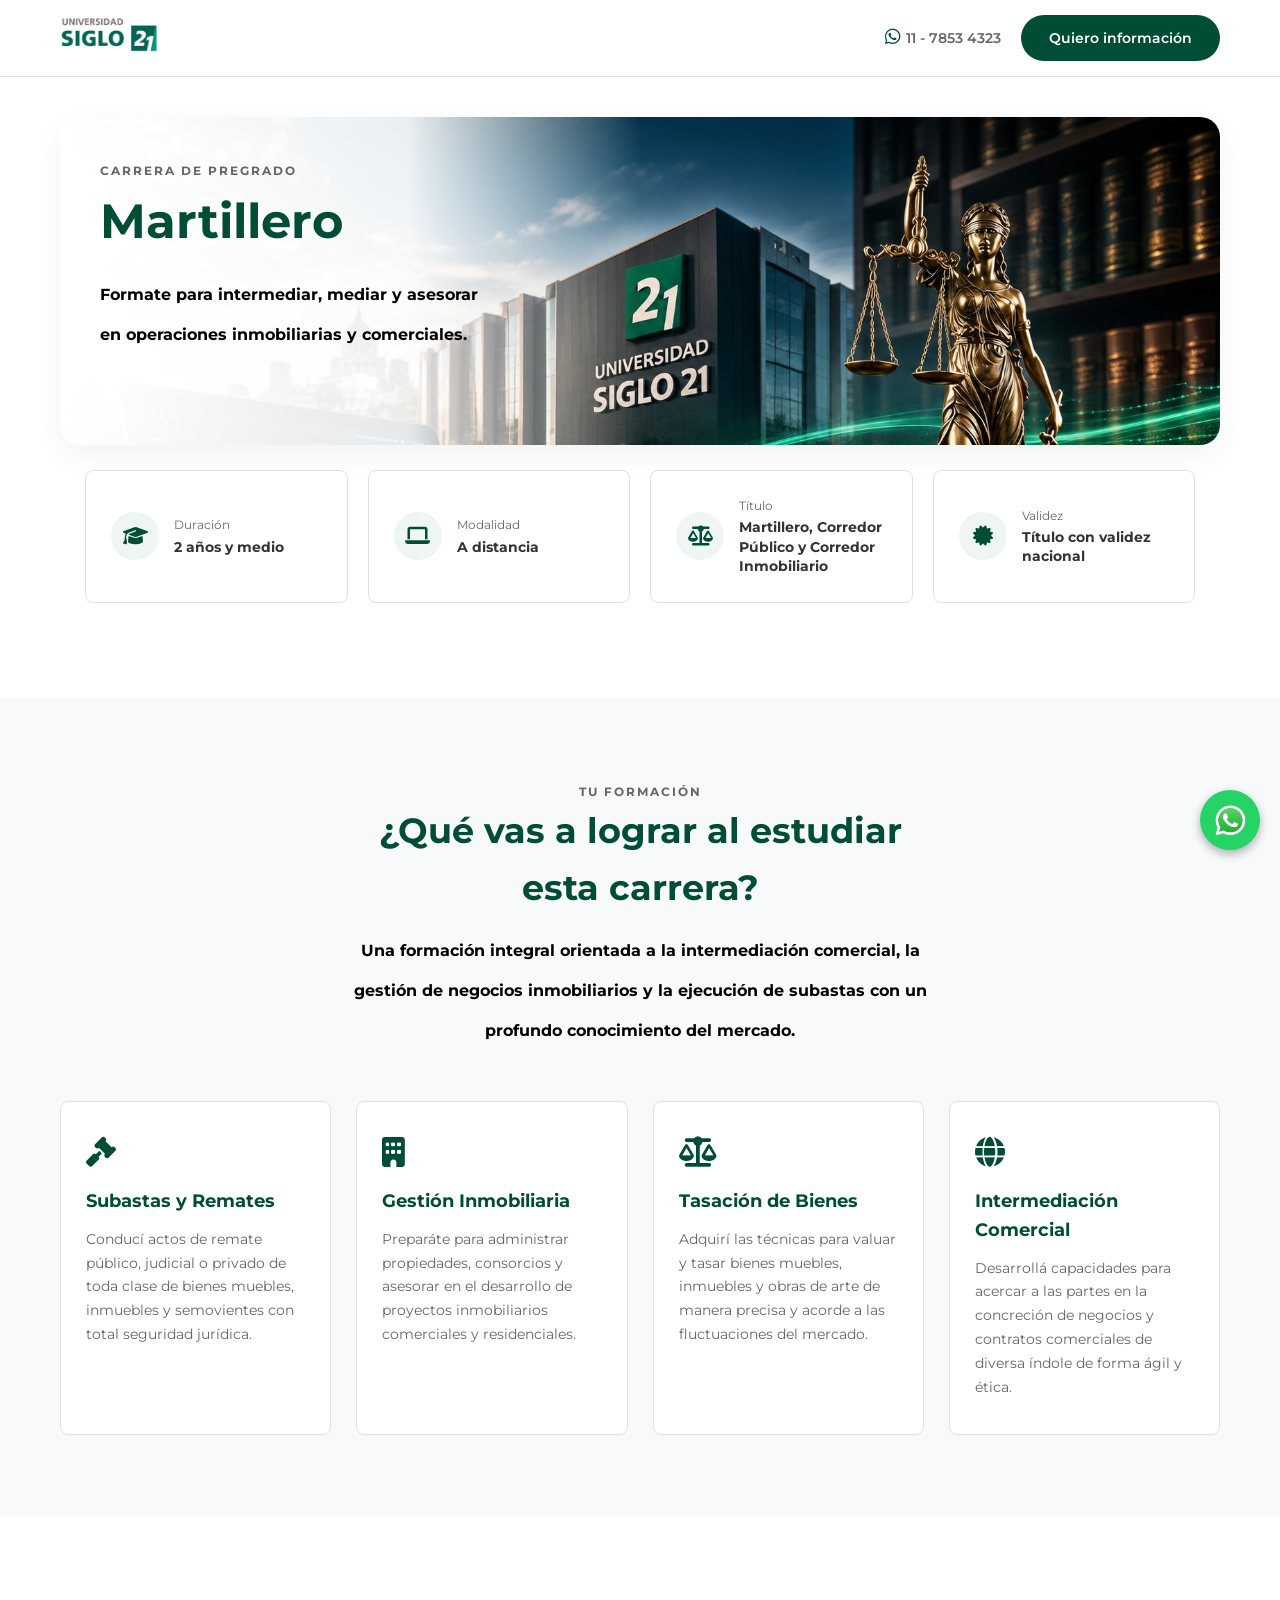
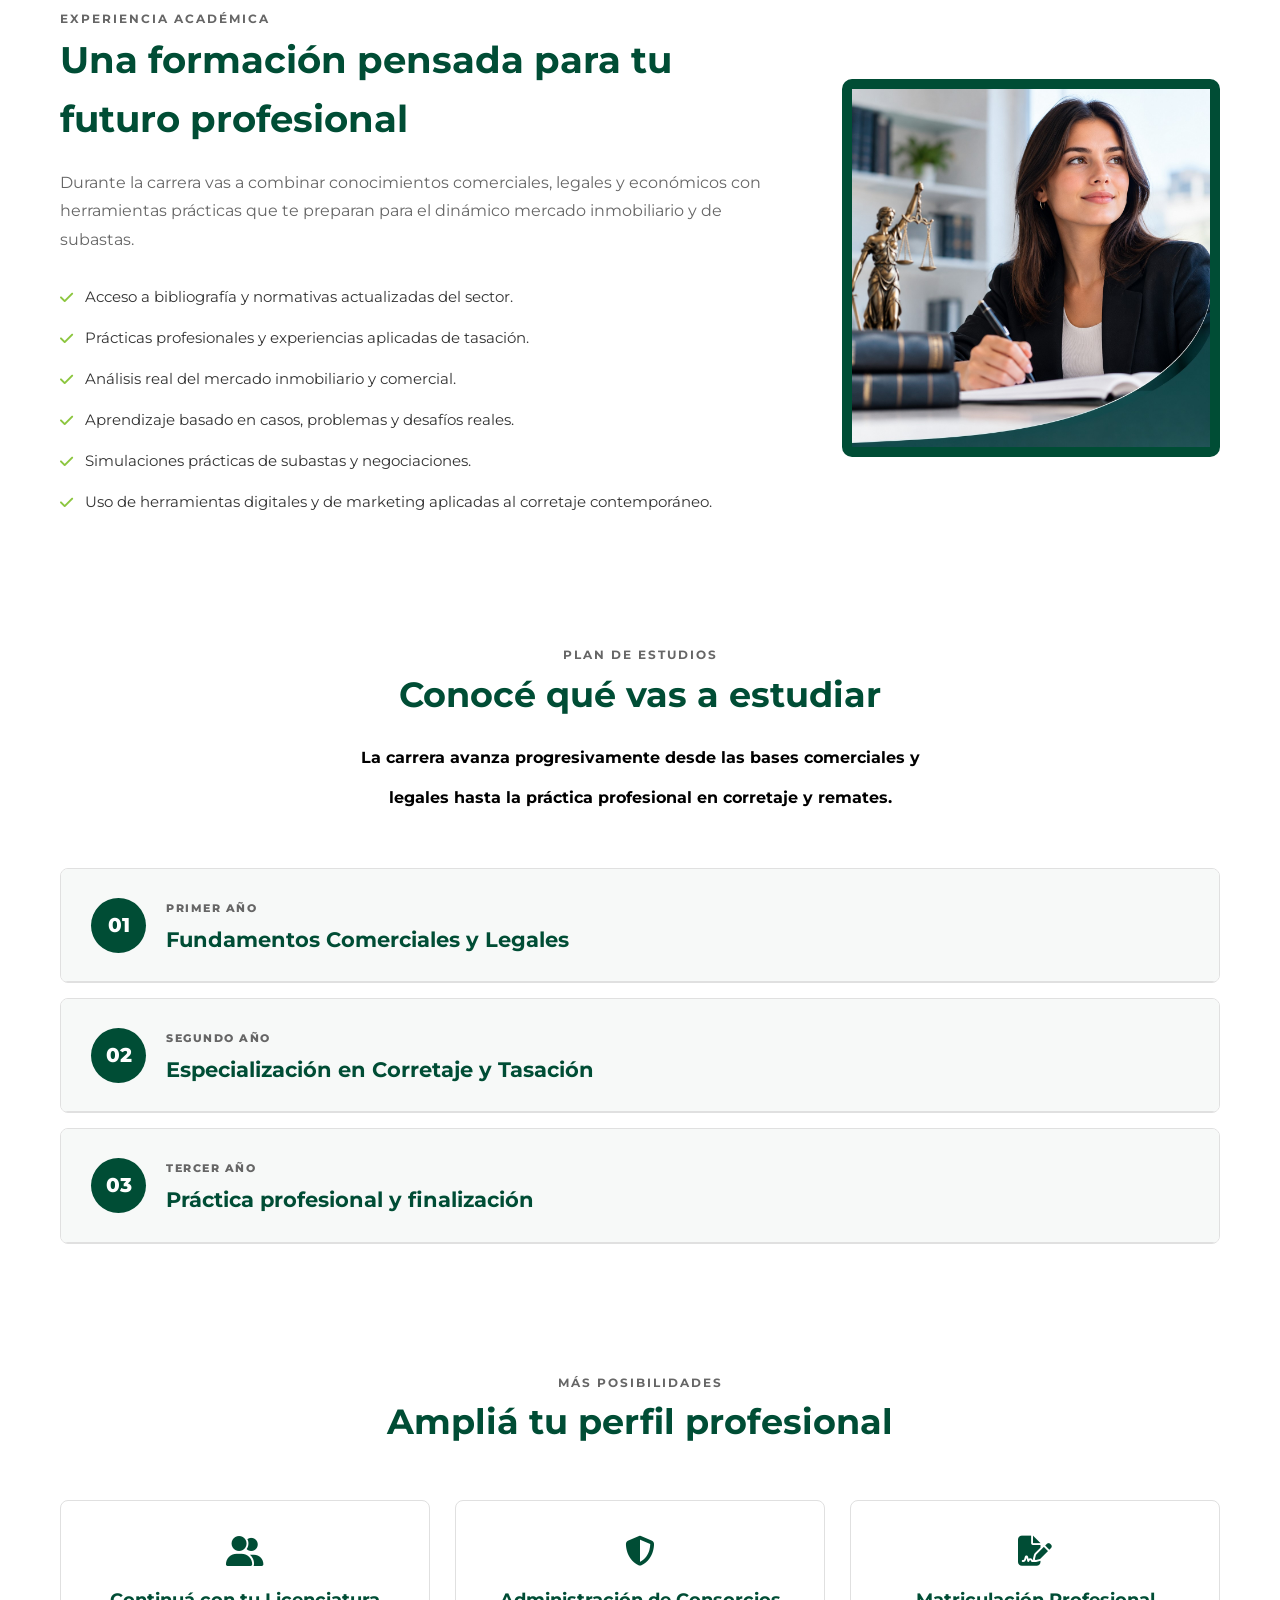
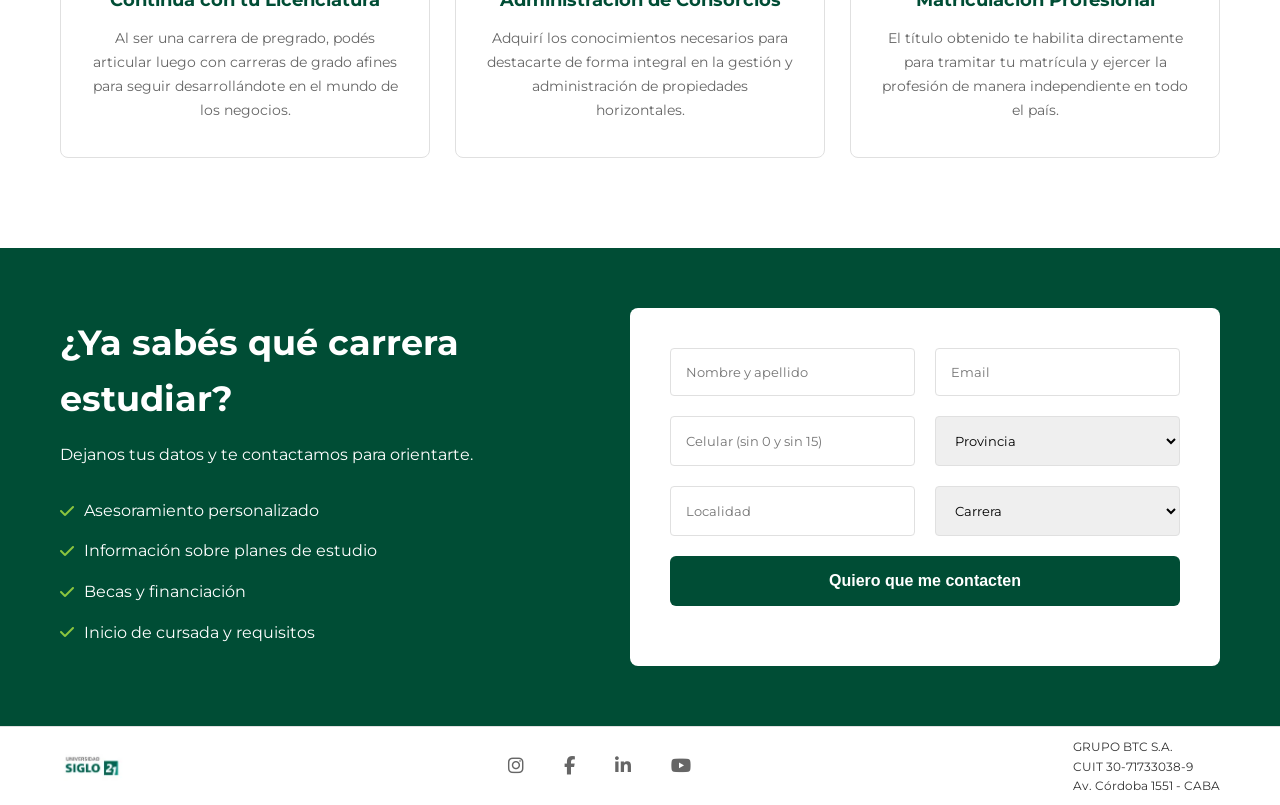
<file: martillero-detalles.html>
<!DOCTYPE html>
<html lang="es">
<head>
    <meta charset="UTF-8">
    <meta name="viewport" content="width=device-width, initial-scale=1.0">
    <title>Inscripciones - Universidad Siglo 21</title>
    <!-- Fuente institucional (Montserrat) -->
    <link href="https://fonts.googleapis.com/css2?family=Montserrat:wght@400;600;700;800&display=swap" rel="stylesheet">
    <!-- Íconos -->
    <link rel="stylesheet" href="https://cdnjs.cloudflare.com/ajax/libs/font-awesome/6.4.0/css/all.min.css">
    <!-- Archivo de estilos -->
    <link rel="stylesheet" href="styles-abogacia.css">
</head>
<body>

    <!-- HEADER -->
    <header class="header">
        <div class="container header-container">
            <a href="./index.html">
            <div class="logo">
                <img src="image/logo2.jpg" alt="Universidad Siglo 21">
            </div>
            </a>
            <div class="header-contact hidden-mobile">
                <a href="https://wa.me/5491178534323?text=Hola%20quiero%20más%20información%20sobre%20las%20carreras" target="_blank" class="whatsapp-link">
                <span class="phone"><i class="fa-brands fa-whatsapp"></i>11 - 7853 4323</span>
                </a>
                <a href="#formulario" class="btn btn-primary">Quiero información</a>
            </div>
        </div>
    </header>
   
    <!-- ===============================
     DETALLES DE LA CARRERA
     =============================== -->

<section class="carrera-intro">
    <div class="container">

        <div class="hero-banner">
            <div class="hero-content">
                <!-- Acá empieza tu código original -->
                <div class="section-heading">
                    <span class="subtitle">CARRERA DE PREGRADO</span>
                    <h1>Martillero</h1>
                    <p>
                        Formate para intermediar, mediar y asesorar en operaciones inmobiliarias y comerciales.
                    </p>
                </div>
                <!-- Acá termina tu código original -->
            </div>
        </div>

        <!-- DATOS PRINCIPALES -->
        <div class="carrera-datos">

            <div class="dato-card">
                <div class="dato-icon">
                    <i class="fa-solid fa-graduation-cap"></i>
                </div>
                <div>
                    <span>Duración</span>
                    <strong>2 años y medio</strong>
                </div>
            </div>

            <div class="dato-card">
                <div class="dato-icon">
                    <i class="fa-solid fa-laptop"></i>
                </div>
                <div>
                    <span>Modalidad</span>
                    <strong>A distancia</strong>
                </div>
            </div>

            <div class="dato-card">
                <div class="dato-icon">
                    <i class="fa-solid fa-scale-balanced"></i>
                </div>
                <div>
                    <span>Título</span>
                    <strong>Martillero, Corredor Público y Corredor Inmobiliario</strong>
                </div>
            </div>

            <div class="dato-card">
                <div class="dato-icon">
                    <i class="fa-solid fa-certificate"></i>
                </div>
                <div>
                    <span>Validez</span>
                    <strong>Título con validez nacional</strong>
                </div>
            </div>

        </div>

    </div>
</section>


<!-- ===============================
     QUÉ VAS A LOGRAR
     =============================== -->

<section class="logros-section">
    <div class="container">

        <div class="section-heading text-center">
            <span class="subtitle">TU FORMACIÓN</span>
            <h2>¿Qué vas a lograr al estudiar esta carrera?</h2>
            <p>
                Una formación integral orientada a la intermediación comercial, la gestión de negocios inmobiliarios y la ejecución de subastas con un profundo conocimiento del mercado.
            </p>
        </div>

        <div class="logros-grid">

            <div class="logro-card">
                <i class="fa-solid fa-gavel"></i>
                <h3>Subastas y Remates</h3>
                <p>
                    Conducí actos de remate público, judicial o privado de toda clase de bienes muebles, inmuebles y semovientes con total seguridad jurídica.
                </p>
            </div>

            <div class="logro-card">
                <i class="fa-solid fa-building"></i>
                <h3>Gestión Inmobiliaria</h3>
                <p>
                    Preparáte para administrar propiedades, consorcios y asesorar en el desarrollo de proyectos inmobiliarios comerciales y residenciales.
                </p>
            </div>

            <div class="logro-card">
                <i class="fa-solid fa-scale-balanced"></i>
                <h3>Tasación de Bienes</h3>
                <p>
                    Adquirí las técnicas para valuar y tasar bienes muebles, inmuebles y obras de arte de manera precisa y acorde a las fluctuaciones del mercado.
                </p>
            </div>

            <div class="logro-card">
                <i class="fa-solid fa-globe"></i>
                <h3>Intermediación Comercial</h3>
                <p>
                    Desarrollá capacidades para acercar a las partes en la concreción de negocios y contratos comerciales de diversa índole de forma ágil y ética.
                </p>
            </div>

        </div>

    </div>
</section>


<!-- ===============================
     EXPERIENCIA ACADÉMICA
     =============================== -->

<section class="experiencia-section">
    <div class="container experiencia-container">

        <div class="experiencia-text">

            <span class="subtitle">EXPERIENCIA ACADÉMICA</span>

            <h2>
                Una formación pensada para tu futuro profesional
            </h2>

            <p>
                Durante la carrera vas a combinar conocimientos comerciales, legales y económicos con herramientas prácticas que te preparan para el dinámico mercado inmobiliario y de subastas.
            </p>

            <ul class="experiencia-list">
                <li>
                    <i class="fa-solid fa-check"></i>
                    Acceso a bibliografía y normativas actualizadas del sector.
                </li>

                <li>
                    <i class="fa-solid fa-check"></i>
                    Prácticas profesionales y experiencias aplicadas de tasación.
                </li>

                <li>
                    <i class="fa-solid fa-check"></i>
                    Análisis real del mercado inmobiliario y comercial.
                </li>

                <li>
                    <i class="fa-solid fa-check"></i>
                    Aprendizaje basado en casos, problemas y desafíos reales.
                </li>

                <li>
                    <i class="fa-solid fa-check"></i>
                    Simulaciones prácticas de subastas y negociaciones.
                </li>

                <li>
                    <i class="fa-solid fa-check"></i>
                    Uso de herramientas digitales y de marketing aplicadas al corretaje contemporáneo.
                </li>
            </ul>

        </div>

        <div class="experiencia-box">
            <img src="./image/abogaciamujer.jpg" alt="Experiencia Académica">           

        </div>

    </div>
</section>



<!-- ===============================
     PLAN DE ESTUDIOS
     =============================== -->

<section class="plan-section">
    <div class="container">
        <div class="section-heading text-center">
            <span class="subtitle">PLAN DE ESTUDIOS</span>
            <h2>Conocé qué vas a estudiar</h2>
            <p>La carrera avanza progresivamente desde las bases comerciales y legales hasta la práctica profesional en corretaje y remates.</p>
        </div>

        <!-- PRIMER AÑO -->
        <details class="anio-card" style="cursor: pointer; margin-bottom: 15px;">
            <summary class="anio-header">
                <div class="anio-numero">01</div>
                <div>
                    <span>PRIMER AÑO</span>
                    <h3>Fundamentos Comerciales y Legales</h3>
                </div>
            </summary>
            <div class="cuatrimestres" style="cursor: default; padding-top: 15px;">
                <div class="cuatrimestre">
                    <h4>
                        <i class="fa-regular fa-calendar"></i>
                        Primer Cuatrimestre
                    </h4>
                    <ul>
                        <li>Principios de Administración</li>
                        <li>Introducción al Derecho</li>
                        <li>Principios de Economía</li>
                        <li>Matemática</li>
                    </ul>
                </div>
                <div class="cuatrimestre">
                    <h4>
                        <i class="fa-regular fa-calendar"></i>
                        Segundo Cuatrimestre
                    </h4>
                    <ul>
                        <li>Derecho Privado</li>
                        <li>Contabilidad Básica</li>
                        <li>Sociología General</li>
                        <li>Informática y Herramientas Digitales</li>
                    </ul>
                </div>
            </div>
        </details>

        <!-- SEGUNDO AÑO -->
        <details class="anio-card" style="cursor: pointer; margin-bottom: 15px;">
            <summary class="anio-header">
                <div class="anio-numero">02</div>
                <div>
                    <span>SEGUNDO AÑO</span>
                    <h3>Especialización en Corretaje y Tasación</h3>
                </div>
            </summary>
            <div class="cuatrimestres" style="cursor: default; padding-top: 15px;">
                <div class="cuatrimestre">
                    <h4>
                        <i class="fa-regular fa-calendar"></i>
                        Tercer Cuatrimestre
                    </h4>
                    <ul>
                        <li>Derechos Reales</li>
                        <li>Tasación de Inmuebles</li>
                        <li>Derecho Procesal</li>
                        <li>Estadística Aplicada</li>
                    </ul>
                </div>
                <div class="cuatrimestre">
                    <h4>
                        <i class="fa-regular fa-calendar"></i>
                        Cuarto Cuatrimestre
                    </h4>
                    <ul>
                        <li>Corretaje Inmobiliario</li>
                        <li>Tasación de Bienes Muebles y Obras de Arte</li>
                        <li>Derecho Comercial y Sociedades</li>
                        <li>Marketing Estratégico</li>
                    </ul>
                </div>
            </div>
        </details>

        <!-- TERCER AÑO -->
        <details class="anio-card" style="cursor: pointer; margin-bottom: 15px;">
            <summary class="anio-header">
                <div class="anio-numero">03</div>
                <div>
                    <span>TERCER AÑO</span>
                    <h3>Práctica profesional y finalización</h3>
                </div>
            </summary>
            <div class="cuatrimestres" style="cursor: default; padding-top: 15px;">
                <div class="cuatrimestre cuatrimestre-full">
                    <h4>
                        <i class="fa-regular fa-calendar"></i>
                        Quinto Cuatrimestre
                    </h4>
                    <ul>
                        <li>Práctica Profesional – Martillero</li>
                        <li>Administración de Consorcios</li>
                        <li>Ética y Deontología Profesional</li>
                        <li>Seminario Final</li>
                    </ul>
                </div>
            </div>
        </details>

    </div>
</section>



<!-- ===============================
     DOBLE TITULACIÓN
     =============================== -->

<section class="extras-section">

    <div class="container">

        <div class="section-heading text-center">

            <span class="subtitle">MÁS POSIBILIDADES</span>

            <h2>
                Ampliá tu perfil profesional
            </h2>

        </div>

        <div class="extras-grid">

            <div class="extra-card">

                <i class="fa-solid fa-user-group"></i>

                <h3>
                    Continuá con tu Licenciatura
                </h3>

                <p>
                    Al ser una carrera de pregrado, podés articular luego con carreras de grado afines para seguir desarrollándote en el mundo de los negocios.
                </p>

            </div>

            <div class="extra-card">

                <i class="fa-solid fa-shield-halved"></i>

                <h3>
                    Administración de Consorcios
                </h3>

                <p>
                    Adquirí los conocimientos necesarios para destacarte de forma integral en la gestión y administración de propiedades horizontales.
                </p>

            </div>

            <div class="extra-card">

                <i class="fa-solid fa-file-signature"></i>

                <h3>
                    Matriculación Profesional
                </h3>

                <p>
                    El título obtenido te habilita directamente para tramitar tu matrícula y ejercer la profesión de manera independiente en todo el país.
                </p>

            </div>

        </div>

    </div>

</section>


<!-- ===============================
     CTA FINAL
     =============================== -->

<!-- <section class="cta-carrera">

    <div class="container">

        <div class="cta-carrera-content">

            <span class="subtitle">ABOGACÍA · SIGLO 21</span>

            <h2>
                Preparáte para transformar tu futuro profesional.
            </h2>

            <p>
                Conocé la carrera, las modalidades disponibles,
                el plan de estudios y todas las opciones que tenés
                para comenzar.
            </p>

            <a href="#formulario" class="btn btn-primary btn-large">
                Quiero información
            </a>

        </div>

    </div>

</section> -->

    <!-- FORM SECTION -->
    <section id="formulario" class="contacto-section">
        <div class="container contacto-container">
            <div class="contacto-text">
                <h2>¿Ya sabés qué carrera estudiar?</h2>
                <p>Dejanos tus datos y te contactamos para orientarte.</p>
                <ul class="contacto-list">
                    <li><i class="fa-solid fa-check"></i> Asesoramiento personalizado</li>
                    <li><i class="fa-solid fa-check"></i> Información sobre planes de estudio</li>
                    <li><i class="fa-solid fa-check"></i> Becas y financiación</li>
                    <li><i class="fa-solid fa-check"></i> Inicio de cursada y requisitos</li>
                </ul>
            </div>
            <div class="contacto-form">
                <form action="#">
                    <div class="form-row">
                        <input type="text" placeholder="Nombre y apellido" required>
                        <input type="email" placeholder="Email" required>
                    </div>
                    <div class="form-row">
                        <input type="tel" placeholder="Celular (sin 0 y sin 15)" required>
                        <select required>
                            <option value="" disabled selected>Provincia</option>
                            <option value="Buenos Aires">Buenos Aires</option>
                            <option value="CABA">Ciudad Autónoma de Buenos Aires</option>
                            <option value="Catamarca">Catamarca</option>
                            <option value="Chaco">Chaco</option>
                            <option value="Chubut">Chubut</option>
                            <option value="Córdoba">Córdoba</option>
                            <option value="Corrientes">Corrientes</option>
                            <option value="Entre Ríos">Entre Ríos</option>
                            <option value="Formosa">Formosa</option>
                            <option value="Jujuy">Jujuy</option>
                            <option value="La Pampa">La Pampa</option>
                            <option value="La Rioja">La Rioja</option>
                            <option value="Mendoza">Mendoza</option>
                            <option value="Misiones">Misiones</option>
                            <option value="Neuquén">Neuquén</option>
                            <option value="Río Negro">Río Negro</option>
                            <option value="Salta">Salta</option>
                            <option value="San Juan">San Juan</option>
                            <option value="San Luis">San Luis</option>
                            <option value="Santa Cruz">Santa Cruz</option>
                            <option value="Santa Fe">Santa Fe</option>
                            <option value="Santiago del Estero">Santiago del Estero</option>
                            <option value="Tierra del Fuego">Tierra del Fuego</option>
                            <option value="Tucumán">Tucumán</option>
                        </select>
                    </div>
                    <div class="form-row">
                        <input type="text" placeholder="Localidad" required>
                        <select required>
                            <option value="" disabled selected>Carrera</option>
                            <option value="Abogacía">Abogacía</option>
                            <option value="Actuario">Actuario</option>
                            <option value="Contador Público">Contador Público</option>
                            <option value="Escribanía">Escribanía</option>
                            <option value="Ingeniería en Innovación y Desarrollo">Ingeniería en Innovación y Desarrollo</option>
                            <option value="Licenciatura en Administración">Licenciatura en Administración</option>
                            <option value="Licenciatura en Administración Agraria">Licenciatura en Administración Agraria</option>
                            <option value="Licenciatura en Administración de Infraestructura Tecnológica">Licenciatura en Administración de Infraestructura Tecnológica</option>
                            <option value="Licenciatura en Administración de Servicios de Salud (CCC)">Licenciatura en Administración de Servicios de Salud (CCC)</option>
                            <option value="Licenciatura en Administración Hotelera">Licenciatura en Administración Hotelera</option>
                            <option value="Licenciatura en Administración Pública">Licenciatura en Administración Pública</option>
                            <option value="Licenciatura en Agroinformática">Licenciatura en Agroinformática</option>
                            <option value="Licenciatura en Ambiente y Energías Renovables">Licenciatura en Ambiente y Energías Renovables</option>
                            <option value="Licenciatura en Antropología Organizacional">Licenciatura en Antropología Organizacional</option>
                            <option value="Licenciatura en Bioinformática">Licenciatura en Bioinformática</option>
                            <option value="Licenciatura en Ciencia de Datos">Licenciatura en Ciencia de Datos</option>
                            <option value="Licenciatura en Ciencia Política y Gobierno">Licenciatura en Ciencia Política y Gobierno</option>
                            <option value="Licenciatura en Comercialización (Marketing)">Licenciatura en Comercialización (Marketing)</option>
                            <option value="Licenciatura en Comercialización (Marketing) / Tec. en Marketing Digital">Licenciatura en Comercialización (Marketing) / Tec. en Marketing Digital</option>
                            <option value="Licenciatura en Comercio Internacional">Licenciatura en Comercio Internacional</option>
                            <option value="Licenciatura en Criminología y Ciberseguridad">Licenciatura en Criminología y Ciberseguridad</option>
                            <option value="Licenciatura en Criminología y Seguridad">Licenciatura en Criminología y Seguridad</option>
                            <option value="Licenciatura en Desarrollo de Negocios Inmobiliarios">Licenciatura en Desarrollo de Negocios Inmobiliarios</option>
                            <option value="Licenciatura en Diseño de Indumentaria y Textil">Licenciatura en Diseño de Indumentaria y Textil</option>
                            <option value="Licenciatura en Educación (CCC)">Licenciatura en Educación (CCC)</option>
                            <option value="Licenciatura en Educación y Nuevas Tecnologías">Licenciatura en Educación y Nuevas Tecnologías</option>
                            <option value="Licenciatura en Emprendimiento (CCC)">Licenciatura en Emprendimiento (CCC)</option>
                            <option value="Licenciatura en Finanzas">Licenciatura en Finanzas</option>
                            <option value="Licenciatura en Gerontología (CCC)">Licenciatura en Gerontología (CCC)</option>
                            <option value="Licenciatura en Gestión de la Información">Licenciatura en Gestión de la Información</option>
                            <option value="Licenciatura en Gestión de Recursos Humanos">Licenciatura en Gestión de Recursos Humanos</option>
                            <option value="Licenciatura en Gestión Deportiva">Licenciatura en Gestión Deportiva</option>
                            <option value="Licenciatura en Gestión Turística">Licenciatura en Gestión Turística</option>
                            <option value="Licenciatura en Hidrocarburos y Geociencias">Licenciatura en Hidrocarburos y Geociencias</option>
                            <option value="Licenciatura en Higiene, Seguridad y Medio Ambiente del Trabajo">Licenciatura en Higiene, Seguridad y Medio Ambiente del Trabajo</option>
                            <option value="Licenciatura en Informática">Licenciatura en Informática</option>
                            <option value="Licenciatura en Inteligencia Artificial y Robótica">Licenciatura en Inteligencia Artificial y Robótica</option>
                            <option value="Licenciatura en Inteligencia de Negocios Digitales">Licenciatura en Inteligencia de Negocios Digitales</option>
                            <option value="Licenciatura en Logística Global">Licenciatura en Logística Global</option>
                            <option value="Licenciatura en Matemática">Licenciatura en Matemática</option>
                            <option value="Licenciatura en Negocios Digitales">Licenciatura en Negocios Digitales</option>
                            <option value="Licenciatura en Negocios Inmobiliarios (CCC)">Licenciatura en Negocios Inmobiliarios (CCC)</option>
                            <option value="Licenciatura en Nutrición">Licenciatura en Nutrición</option>
                            <option value="Licenciatura en Periodismo">Licenciatura en Periodismo</option>
                            <option value="Licenciatura en Producción de Bioimágenes">Licenciatura en Producción de Bioimágenes</option>
                            <option value="Licenciatura en Psicología">Licenciatura en Psicología</option>
                            <option value="Licenciatura en Psicopedagogía (CCC)">Licenciatura en Psicopedagogía (CCC)</option>
                            <option value="Licenciatura en Publicidad">Licenciatura en Publicidad</option>
                            <option value="Licenciatura en Relaciones Internacionales">Licenciatura en Relaciones Internacionales</option>
                            <option value="Licenciatura en Relaciones Públicas e Institucionales">Licenciatura en Relaciones Públicas e Institucionales</option>
                            <option value="Licenciatura en Seguridad Informática">Licenciatura en Seguridad Informática</option>
                            <option value="Licenciatura en Tecnología de los Alimentos">Licenciatura en Tecnología de los Alimentos</option>
                            <option value="Licenciatura en Terapia Ocupacional y Desarrollo Humano">Licenciatura en Terapia Ocupacional y Desarrollo Humano</option>
                            <option value="Martillero, Corredor Público y Corredor Inmobiliario">Martillero, Corredor Público y Corredor Inmobiliario</option>
                            <option value="Procurador">Procurador</option>
                            <option value="Profesorado Universitario para el Nivel Secundario y Superior">Profesorado Universitario para el Nivel Secundario y Superior</option>
                            <option value="Tecnicatura Superior en Cloud Administration">Tecnicatura Superior en Cloud Administration</option>
                            <option value="Tecnicatura Superior en Customer Experience">Tecnicatura Superior en Customer Experience</option>
                            <option value="Tecnicatura Superior en Inbound Marketing">Tecnicatura Superior en Inbound Marketing</option>
                            <option value="Tecnicatura Superior en Programación">Tecnicatura Superior en Programación</option>
                            <option value="Tecnicatura Superior en Quality Assurance">Tecnicatura Superior en Quality Assurance</option>
                            <option value="Tecnicatura Superior en Seguros">Tecnicatura Superior en Seguros</option>
                            <option value="Tecnicatura Universitaria en Administración de la Propiedad Horizontal y Conjuntos Inmobiliarios">Tecnicatura Universitaria en Administración de la Propiedad Horizontal y Conjuntos Inmobiliarios</option>
                            <option value="Tecnicatura Universitaria en Administración y Gestión de Políticas Públicas">Tecnicatura Universitaria en Administración y Gestión de Políticas Públicas</option>
                            <option value="Tecnicatura Universitaria en Administración y Gestión Tributaria">Tecnicatura Universitaria en Administración y Gestión Tributaria</option>
                            <option value="Tecnicatura Universitaria en Atención Prehospitalaria de Emergencias">Tecnicatura Universitaria en Atención Prehospitalaria de Emergencias</option>
                            <option value="Tecnicatura Universitaria en Dirección de Equipos de Ventas">Tecnicatura Universitaria en Dirección de Equipos de Ventas</option>
                            <option value="Tecnicatura Universitaria en Dirección de Protocolo, Organización de Eventos y RRPP">Tecnicatura Universitaria en Dirección de Protocolo, Organización de Eventos y RRPP</option>
                            <option value="Tecnicatura Universitaria en Diseño y Animación Digital">Tecnicatura Universitaria en Diseño y Animación Digital</option>
                            <option value="Tecnicatura Universitaria en Diseño y Desarrollo de Videojuegos">Tecnicatura Universitaria en Diseño y Desarrollo de Videojuegos</option>
                            <option value="Tecnicatura Universitaria en Enfermería">Tecnicatura Universitaria en Enfermería</option>
                            <option value="Tecnicatura Universitaria en Estadística Aplicada y Análisis Avanzado">Tecnicatura Universitaria en Estadística Aplicada y Análisis Avanzado</option>
                            <option value="Tecnicatura Universitaria en Gestión Administrativa de Servicios de Salud">Tecnicatura Universitaria en Gestión Administrativa de Servicios de Salud</option>
                            <option value="Tecnicatura Universitaria en Gestión Contable e Impositiva">Tecnicatura Universitaria en Gestión Contable e Impositiva</option>
                            <option value="Tecnicatura Universitaria en Gestión de Empresas Familiares">Tecnicatura Universitaria en Gestión de Empresas Familiares</option>
                            <option value="Tecnicatura Universitaria en Gestión de Moda">Tecnicatura Universitaria en Gestión de Moda</option>
                            <option value="Tecnicatura Universitaria en Gestión de Recursos Turísticos">Tecnicatura Universitaria en Gestión de Recursos Turísticos</option>
                            <option value="Tecnicatura Universitaria en Gestión y Auditorías Ambientales">Tecnicatura Universitaria en Gestión y Auditorías Ambientales</option>
                            <option value="Tecnicatura Universitaria en Hidrocarburos y Geociencias">Tecnicatura Universitaria en Hidrocarburos y Geociencias</option>
                            <option value="Tecnicatura Universitaria en Higiene y Seguridad Laboral">Tecnicatura Universitaria en Higiene y Seguridad Laboral</option>
                            <option value="Tecnicatura Universitaria en Investigación de la Escena del Crimen">Tecnicatura Universitaria en Investigación de la Escena del Crimen</option>
                            <option value="Tecnicatura Universitaria en Marketing y Publicidad Digital">Tecnicatura Universitaria en Marketing y Publicidad Digital</option>
                            <option value="Tecnicatura Universitaria en Negocios Agroecológicos">Tecnicatura Universitaria en Negocios Agroecológicos</option>
                            <option value="Tecnicatura Universitaria en Promoción Comunitaria en Niñez y Adolescencia">Tecnicatura Universitaria en Promoción Comunitaria en Niñez y Adolescencia</option>
                            <option value="Tecnicatura Universitaria en Redes Informáticas y Telecomunicaciones">Tecnicatura Universitaria en Redes Informáticas y Telecomunicaciones</option>
                            <option value="Tecnicatura Universitaria en Relaciones Laborales">Tecnicatura Universitaria en Relaciones Laborales</option>
                            <option value="Tecnicatura Universitaria en Responsabilidad y Gestión Social">Tecnicatura Universitaria en Responsabilidad y Gestión Social</option>
                            <option value="Otra Carrera">Otra Carrera</option>
                        </select>
                    </div>
                    <div class="form-row">
                    <button type="submit" class="btn btn-primary btn-block">Quiero que me contacten</button>
                </form>
            </div>
        </div>
    </section>

    <!-- FOOTER INSTITUCIONAL -->
    <footer class="bottom-footer">
        <div class="container footer-flex">
            <!-- Logo -->
            <div class="footer-logo">
                <img src="image/logo.png" alt="Universidad Siglo 21">
            </div>
            <!-- Redes Sociales -->
            <div class="footer-social">
                <a href="#"><i class="fa-brands fa-instagram"></i></a>
                <a href="#"><i class="fa-brands fa-facebook-f"></i></a>
                <a href="#"><i class="fa-brands fa-linkedin-in"></i></a>
                <a href="#"><i class="fa-brands fa-youtube"></i></a>              
            </div>
            
            <!-- Texto -->
            <div class="footer-text">
                <p>
                    GRUPO BTC S.A.<br>
                    CUIT 30-71733038-9<br>
                    Av. Córdoba 1551 - CABA<br>
                </p>
            </div>
        </div>
        <!-- ICONO WHATSAPP FLOTANTE -->
         <a href="https://wa.me/5491178534323?text=Hola%20quiero%20más%20información%20sobre%20las%20carreras" class="whatsapp-flotante" target="_blank" rel="noopener">
  <img src="./image/iconowhatsapp.jpg" alt="WhatsApp" />
</a>

<style>
.whatsapp-flotante {
  position: fixed;
  bottom: 50px;
  right: 20px;
  width: 60px;
  height: 60px;
  background-color: #25d366;
  border-radius: 50%;
  display: flex;
  align-items: center;
  justify-content: center;
  box-shadow: 0 4px 10px rgba(0,0,0,0.3);
  z-index: 9999;
  cursor: pointer;
  transition: transform 0.3s ease;
}
.whatsapp-flotante img {
  width: 35px;
  height: 35px;
}


.whatsapp-flotante:hover { background-color: var(--color-primary-hover);  transform: scale(1.1); 
            
            /* Opcional: cambia el color de fondo para mejorar el efecto */
            background-color: #004d35;  }
</style>

<!-- FIN ICONO WHATSAPP FLOTANTE -->

    </footer>

</body>
</html>
</file>
<file: styles.css>
/* ===============================
   VARIABLES Y RESET
   =============================== */
:root {
    --color-primary: #004d35; /* Verde oscuro institucional */
    --color-primary-hover: #003323;
    --color-light: #f8f9fa;
    --color-dark: #333333;
    --color-gray: #666666;
    --color-border: #e0e0e0;
    --font-main: 'Montserrat', sans-serif;
}

* {
    margin: 0;
    padding: 0;
    box-sizing: border-box;
}

body {
    font-family: var(--font-main);
    color: var(--color-dark);
    line-height: 1.6;
    background-color:#fafcfd;
}

a { text-decoration: none; }
.container { max-width: 1200px; margin: 0 auto; padding: 0 20px; }
.text-center { text-align: center; }
.mt-4 { margin-top: 40px; }
.bg-light { background-color: var(--color-light); }

/* Tipografía general */
h1, h2, h3, h4 { color: var(--color-primary); font-weight: 700; }
.subtitle { font-size: 1.2rem; font-weight: 700; letter-spacing: 2px; color: black; margin-bottom: 15px; text-transform: uppercase; }

/* Botones */
.btn { display: inline-block; padding: 12px 28px; border-radius: 80px; font-weight: 600; font-size: 14px; transition: all 0.3s ease; text-align: center; cursor: pointer; border: none; }
.btn-primary { background-color: var(--color-primary); color: #fff; cursor: pointer;
            
            /* Esta propiedad hace que el cambio de tamaño sea suave */
            transition: transform 0.3s ease; }
.btn-primary:hover { background-color: var(--color-primary-hover);  transform: scale(1.1); 
            
            /* Opcional: cambia el color de fondo para mejorar el efecto */
            background-color: #004d35;  }
.btn-large { padding: 16px 32px; font-size: 16px; border-radius: 80px; }
.btn-outline { border: 1px solid var(--color-primary); color: var(--color-primary); background: transparent; padding: 10px 30px;}
.btn-outline:hover { background-color: var(--color-primary); color: #fff; }
.btn-block { width: 100%; display: block; padding: 16px; font-size: 16px; border-radius: 6px;}

/* ===============================
   HEADER
   =============================== */
.header { border-bottom: 1px solid var(--color-border); padding: 15px 0; background: #fff; position: sticky; top: 0; z-index: 100;}
.header-container { display: flex; justify-content: space-between; align-items: center; }
.logo img { height: 35px; }
.header-contact { display: flex; align-items: center; gap: 20px; }
.phone { font-weight: 600; color: var(--color-gray); font-size: 14px;}
.phone i { color: var(--color-primary); font-size: 18px; margin-right: 5px; }

/* ===============================
   HERO BANNER (CON DEGRADADO Y BORDES)
   =============================== */
.hero-section {
    padding: 40px 0;
    background-color: #fff;
}
.hero-banner {
    /* Aquí se genera el degradado lineal (blanco a transparente) y se superpone a la imagen */
    background-image: linear-gradient(to right, rgba(255, 255, 255, 1) 0%, rgba(255, 255, 255, 0.9) 10%, rgba(255, 255, 255, 0) 70%), url('image/hero2.jpg');
    background-position: center top;
    background-size: cover;
    background-repeat: no-repeat;
    border-radius: 20px; /* Bordes redondeados */
    min-height: 450px;
    display: flex;
    align-items: center;
    box-shadow: 0 10px 30px rgba(0,0,0,0.05);
}
.hero-content {
    width: 55%;
    padding: 60px;
}
.hero-content h1 { font-size: 3.5rem; line-height: 1.1; margin-bottom: 20px; font-weight: 200;}
.hero-content p { font-size: 1.1rem; color: black; margin-bottom: 30px; font-weight: 500;}

/* ===============================
   CARRERAS CARDS
   =============================== */
.carreras { padding: 80px 0; }
.carreras p {color: black; font-size: 1.1rem}
.cards-grid { display: grid; grid-template-columns: repeat(3, 1fr); gap: 30px; margin-top: 40px; }
.card { border: 1px solid var(--color-border); background: #fff; display: flex; flex-direction: column; transition: transform 0.3s; border-radius: 8px; overflow: hidden; }
.card:hover { transform: translateY(-5px); box-shadow: 0 10px 20px rgba(0,0,0,0.05); }
.card-img { height: 200px; position: relative; }                
.card-img img { width: 100%; height: 100%; object-fit: cover; }
.card-icon { position: absolute; bottom: -25px; left: 30px; width: 50px; height: 50px; background: var(--color-primary); color: #fff; border-radius: 50%; display: flex; align-items: center; justify-content: center; font-size: 20px; border: 4px solid #fff; }
.card-content { padding: 40px 30px 30px 30px; flex-grow: 1; display: flex; flex-direction: column; }
.card-content h3 { font-size: 1.1rem; margin-bottom: 10px; font-weight: 800; }
.degree { font-size: 0.75rem; color: var(--color-gray); font-weight: 700; margin-bottom: 15px; }
.desc { font-size: 0.9rem; color: var(--color-gray); margin-bottom: 25px; flex-grow: 1; }
.link-arrow { color: var(--color-primary); font-weight: 700; font-size: 0.9rem; transition: gap 0.3s; display: inline-flex; align-items: center; gap: 5px;}
.link-arrow:hover { gap: 10px; }

/* ===============================
   VENTAJAS
   =============================== */
.ventajas { padding: 80px 0; }
.ventajas h2 { font-size: 2rem; margin-bottom: 50px; }
.features-grid { display: grid; grid-template-columns: repeat(5, 1fr); gap: 20px; text-align: center; }
.feature-item i { font-size: 35px; color: var(--color-primary); margin-bottom: 20px; }
.feature-item h4 { font-size: 1rem; margin-bottom: 10px; }
.feature-item p { font-size: 0.85rem; color: var(--color-gray); }

/* ===============================
   STATS BANNER
   =============================== */
.stats {color: black; padding: 40px 0; }
.stats-container { display: flex; justify-content: space-between; align-items: center; }
.stat-item { display: flex; align-items: center; gap: 20px; }
.stat-item i { font-size: 40px; }
.stat-item div { display: flex; flex-direction: column; }
.stat-item strong { font-size: 1.5rem; font-weight: 800; }
.stat-item span { font-size: 0.9rem; opacity: 0.9; }

/* ===============================
   MODALIDADES
   =============================== */
.modalidades { padding: 80px 0; }
.mod-desc { font-size: 1.2rem; color: var(--color-primary); font-weight: 600; margin-bottom: 50px; }
.mod-grid { display: grid; grid-template-columns: repeat(3, 1fr); gap: 40px; text-align: center; }
.mod-icon { width: 80px; height: 80px; border: 2px solid var(--color-border); border-radius: 50%; display: flex; align-items: center; justify-content: center; font-size: 30px; color: var(--color-primary); margin: 0 auto 20px auto; }
.mod-item h4 { margin-bottom: 15px; letter-spacing: 1px; }
.mod-item p { color: var(--color-gray); font-size: 0.9rem; }

/* ===============================
   FORMULARIO
   =============================== */
.contacto-section { background-color: var(--color-primary); color: #fff; padding: 60px 0; }
.contacto-container { display: flex; gap: 60px; align-items: center; }
.contacto-text { flex: 1; }
.contacto-text h2 { color: #fff; font-size: 2.2rem; margin-bottom: 15px; }
.contacto-list { list-style: none; margin-top: 30px; }
.contacto-list li { margin-bottom: 15px; font-size: 1rem; display: flex; align-items: center; gap: 10px; }
.contacto-list i { color: #8cc63f; } /* Check verde claro */

.contacto-form { flex: 1; background: #fff; padding: 40px; border-radius: 8px; }
.form-row { display: flex; gap: 20px; margin-bottom: 20px; }
.form-row input, .form-row select { width: 100%; padding: 15px; border: 1px solid var(--color-border); border-radius: 4px; font-family: var(--font-main); outline: none; }
.form-row input:focus, .form-row select:focus { border-color: var(--color-primary); }

/* ===============================
   FOOTER (REDES Y TEXTO)
   =============================== */
.bottom-footer { padding: 10px 0; background-color: #fff; border-top: 1px solid var(--color-border); }
.footer-flex { display: flex; justify-content: space-between; align-items: center; }
.footer-logo img { height: 30px; width: auto; display: block; }
.footer-social { display: flex; gap: 40px; }
.footer-social a { color: var(--color-gray); font-size: 18px; transition: color 0.3s ease; }
.footer-social a:hover { color: var(--color-primary); }
.footer-text p { font-size: 12px; color: var(--color-dark); font-weight: 400; }


/* ===============================
   RESPONSIVE (MÓVIL)
   =============================== */
@media (max-width: 992px) {
    .hero-banner { background-image: linear-gradient(to bottom, rgba(255, 255, 255, 0.95) 0%, rgba(255, 255, 255, 0.8) 50%, rgba(255, 255, 255, 0) 100%), url('image/hero.jpg'); align-items: flex-start; }
    .hero-content { width: 100%; padding: 40px 20px; text-align: center; }
    .hero-content h1 { font-size: 2.5rem; }
    .cards-grid, .mod-grid, .contacto-container { grid-template-columns: 1fr; flex-direction: column; }
    .features-grid { grid-template-columns: repeat(2, 1fr); }
    .stats-container { flex-direction: column; gap: 30px; align-items: flex-start; }
    .hidden-mobile { display: none; }
    .form-row { flex-direction: column; }
    .footer-flex { flex-direction: column; gap: 20px; text-align: center; }
}
@media (max-width: 576px) {
    .features-grid { grid-template-columns: 1fr; }
}

/* <!-- MARQUESINA HEADER --> */

.marquee-container {
    width: 100%;
    overflow: hidden;
    background-color: #f8f9fa; /* Fondo gris muy claro */
    border-top: 1px solid #e0e0e0;
    border-bottom: 1px solid #e0e0e0;
    padding: 16px 0;
    display: flex;
}

.marquee-track {
    display: flex;
    width: fit-content;
    /* 20s es la velocidad. Reducí el número para que vaya más rápido */
    animation: scroll-marquee 35s linear infinite; 
}

.marquee-content {
    display: flex;
    align-items: center;
    white-space: nowrap;
}

.marquee-content span {
    font-family: 'Inter', 'Segoe UI', Helvetica, sans-serif;
    font-size: 15px;
    font-weight: 500;
    letter-spacing: 2.5px; /* Espaciado elegante */
    color: #009681; /* Gris oscuro para el texto */
    text-transform: uppercase;
}

.marquee-content .separator {
    margin: 0 20px; /* Separación entre cada frase */
    color: #cccccc; /* Gris claro para el punto separador */
    font-size: 10px;
}

/* La animación mueve el track exactamente a la mitad (el tamaño de un bloque) 
   para reiniciar el ciclo de forma invisible */
@keyframes scroll-marquee {
    0% {
        transform: translateX(0);
    }
    100% {
        transform: translateX(-50%);
    }
}

/* =========================================================
   MARQUESINA CEREM (Clases y Keyframes únicos)
   ========================================================= */

.cerem-mq-link {
    display: block;
    width: 100%;
    background-color: transparent;
    border-top: 1px solid var(--color-border);
    border-bottom: 1px solid var(--color-border);
    padding: 12px 0;
    text-decoration: none;
    overflow: hidden;
    position: relative;
    cursor: pointer;
    transition: background-color 0.3s ease;
}

/* Efecto hover: frena la animación y da un fondo sutil */
.cerem-mq-link:hover {
    background-color: rgba(247, 181, 18, 0.05); /* Amarillo CEREM al 5% */
}

.cerem-mq-link:hover .cerem-mq-container {
    animation-play-state: paused; 
}

.cerem-mq-container {
    display: flex;
    align-items: center;
    width: max-content;
    animation: cerem-mq-scroll 25s linear infinite; /* Keyframe único */
}

.cerem-mq-item {
    display: flex;
    align-items: center;
    font-size: 25px;
    font-weight: 700;
    color: var(--color-cerem-blue);
    letter-spacing: 1px;
    padding-right: 30px; /* Separación entre el logo y la siguiente frase */
    white-space: nowrap;
}

/* Ajustes del logo en la marquesina */
.cerem-mq-logo {
    height: 22px; /* Se ajusta a la altura del texto */
    width: auto;
    margin-left: 30px; /* Separación entre el final de la frase y el logo */
    display: block;
}

/* Keyframe con nombre exclusivo */
@keyframes cerem-mq-scroll {
    0% {
        transform: translateX(0);
    }
    100% {
        transform: translateX(-50%); 
    }
}

/* =========================================
   OTRAS CARRERAS
========================================= */

.otras-carreras {
  width: 100%;
  max-width: 1180px;
  margin: 0 auto;
  padding: 80px 24px 90px;
  box-sizing: border-box;
}

/* HEADER */

.otras-carreras__header {
  max-width: 720px;
  margin: 0 auto 42px;
  text-align: center;
}

.otras-carreras__eyebrow {
  display: inline-flex;
  align-items: center;
  gap: 8px;

  margin-bottom: 14px;

  font-size: 13px;
  font-weight: 700;
  letter-spacing: 0.08em;
  text-transform: uppercase;

  opacity: 0.65;
}

.otras-carreras__eyebrow::before {
  content: "";
  width: 22px;
  height: 2px;
  border-radius: 10px;
  background: currentColor;
}

.otras-carreras__header h2 {
  margin: 0;

  font-size: clamp(30px, 4vw, 44px);
  line-height: 1.08;
  font-weight: 700;
  letter-spacing: -0.03em;
}

.otras-carreras__header h2 strong {
  font-weight: 800;
}

.otras-carreras__header p {
  max-width: 610px;
  margin: 18px auto 0;

  font-size: 16px;
  line-height: 1.6;

  opacity: 0.68;
}


/* GRID */

.otras-carreras__grid {
  display: grid;

  grid-template-columns: repeat(4, 1fr);

  gap: 14px;

  margin-top: 10px;
}


/* TARJETAS */

.otra-carrera {
  position: relative;

  display: flex;
  align-items: center;

  min-height: 88px;

  padding: 18px 20px;

  border: 1px solid rgba(0, 0, 0, 0.08);
  border-radius: 18px;

  background: rgba(255, 255, 255, 0.75);

  box-sizing: border-box;

  transition:
    transform 0.25s ease,
    box-shadow 0.25s ease,
    border-color 0.25s ease;
}

.otra-carrera:hover {
  transform: translateY(-4px);

  border-color: rgba(0, 0, 0, 0.16);

  box-shadow:
    0 12px 30px rgba(0, 0, 0, 0.08);
}


/* ICONO */

.otra-carrera__icon {
  flex: 0 0 42px;

  width: 42px;
  height: 42px;

  display: flex;
  align-items: center;
  justify-content: center;

  margin-right: 13px;

  border-radius: 12px;

  background: rgba(0, 0, 0, 0.045);

  font-size: 19px;
  font-weight: 600;
}


/* TEXTO */

.otra-carrera span {
  font-size: 14px;
  line-height: 1.3;
  font-weight: 650;
}


/* CTA */

.otras-carreras__cta {
  display: flex;
  justify-content: center;

  margin-top: 34px;
}

.otras-carreras__button {
  display: inline-flex;
  align-items: center;
  justify-content: center;
  gap: 14px;

  min-height: 52px;

  padding: 0 24px;

  border-radius: 12px;

  text-decoration: none;

  font-size: 14px;
  font-weight: 700;

  transition:
    transform 0.2s ease,
    box-shadow 0.2s ease;
}

.otras-carreras__button span {
  font-size: 19px;

  transition: transform 0.2s ease;
}

.otras-carreras__button:hover {
  transform: translateY(-2px);

  box-shadow:
    0 10px 25px rgba(0, 0, 0, 0.12);
}

.otras-carreras__button:hover span {
  transform: translateX(4px);
}


/* =========================================
   TABLET
========================================= */

@media (max-width: 900px) {

  .otras-carreras {
    padding: 65px 22px 75px;
  }

  .otras-carreras__grid {
    grid-template-columns: repeat(2, 1fr);
  }

}


/* =========================================
   MOBILE
========================================= */

@media (max-width: 560px) {

  .otras-carreras {
    padding: 55px 18px 65px;
  }

  .otras-carreras__header {
    margin-bottom: 30px;
  }

  .otras-carreras__header h2 {
    font-size: 30px;
    line-height: 1.1;
  }

  .otras-carreras__header p {
    font-size: 15px;
    line-height: 1.55;
  }

  .otras-carreras__grid {
    grid-template-columns: 1fr;
    gap: 10px;
  }

  .otra-carrera {
    min-height: 76px;
    padding: 15px 16px;
  }

  .otra-carrera__icon {
    width: 38px;
    height: 38px;

    flex-basis: 38px;

    margin-right: 12px;

    font-size: 17px;
  }

  .otra-carrera span {
    font-size: 14px;
  }

  .otras-carreras__cta {
    margin-top: 28px;
  }

  .otras-carreras__button {
    width: 100%;
    padding: 0 18px;
    text-align: center;
  }

}
</file>
<file: styles-abogacia.css>
/* ===============================
   VARIABLES Y RESET
   =============================== */
:root {
    --color-primary: #004d35; /* Verde oscuro institucional */
    --color-primary-hover: #003323;
    --color-light: #f8f9fa;
    --color-dark: #333333;
    --color-gray: #666666;
    --color-border: #e0e0e0;
    --font-main: 'Montserrat', sans-serif;
}

* {
    margin: 0;
    padding: 0;
    box-sizing: border-box;
}

body {
    font-family: var(--font-main);
    color: var(--color-dark);
    line-height: 1.6;
    background-color: #fafcfd;
}

a { text-decoration: none; }
.container { max-width: 1200px; margin: 0 auto; padding: 0 20px; }
.text-center { text-align: center; }
.mt-4 { margin-top: 40px; }
.bg-light { background-color: var(--color-light); }

/* Tipografía general */
h1, h2, h3, h4 { color: var(--color-primary); font-weight: 700; }
.subtitle { font-size: 12px; font-weight: 700; letter-spacing: 2px; color: var(--color-gray); margin-bottom: 15px; text-transform: uppercase; }

/* Botones */
.btn { display: inline-block; padding: 12px 28px; border-radius: 80px; font-weight: 600; font-size: 14px; transition: all 0.3s ease; text-align: center; cursor: pointer; border: none; }
.btn-primary { background-color: var(--color-primary); color: #fff; }
.btn-primary:hover { background-color: var(--color-primary-hover); }
.btn-large { padding: 16px 32px; font-size: 16px; border-radius: 8px; }
.btn-outline { border: 1px solid var(--color-primary); color: var(--color-primary); background: transparent; padding: 10px 30px;}
.btn-outline:hover { background-color: var(--color-primary); color: #fff; }
.btn-block { width: 100%; display: block; padding: 16px; font-size: 16px; border-radius: 6px;}

/* ===============================
   HEADER
   =============================== */
.header { border-bottom: 1px solid var(--color-border); padding: 15px 0; background: #fff; position: sticky; top: 0; z-index: 100;}
.header-container { display: flex; justify-content: space-between; align-items: center; }
.logo img { height: 35px; }
.header-contact { display: flex; align-items: center; gap: 20px; }
.phone { font-weight: 600; color: var(--color-gray); font-size: 14px;}
.phone i { color: var(--color-primary); font-size: 18px; margin-right: 5px; }



/* ===============================
   FORMULARIO
   =============================== */
.contacto-section { background-color: var(--color-primary); color: #fff; padding: 60px 0; }
.contacto-container { display: flex; gap: 60px; align-items: center; }
.contacto-text { flex: 1; }
.contacto-text h2 { color: #fff; font-size: 2.2rem; margin-bottom: 15px; }
.contacto-list { list-style: none; margin-top: 30px; }
.contacto-list li { margin-bottom: 15px; font-size: 1rem; display: flex; align-items: center; gap: 10px; }
.contacto-list i { color: #8cc63f; } /* Check verde claro */

.contacto-form { flex: 1; background: #fff; padding: 40px; border-radius: 8px; }
.form-row { display: flex; gap: 20px; margin-bottom: 20px; }
.form-row input, .form-row select { width: 100%; padding: 15px; border: 1px solid var(--color-border); border-radius: 4px; font-family: var(--font-main); outline: none; }
.form-row input:focus, .form-row select:focus { border-color: var(--color-primary); }

/* ===============================
   FOOTER (REDES Y TEXTO)
   =============================== */
.bottom-footer { padding: 10px 0; background-color: #fff; border-top: 1px solid var(--color-border); }
.footer-flex { display: flex; justify-content: space-between; align-items: center; }
.footer-logo img { height: 30px; width: auto; display: block; }
.footer-social { display: flex; gap: 40px; }
.footer-social a { color: var(--color-gray); font-size: 18px; transition: color 0.3s ease; }
.footer-social a:hover { color: var(--color-primary); }
.footer-text p { font-size: 12px; color: var(--color-dark); font-weight: 400; }

/* ===============================
   RESPONSIVE (MÓVIL)
   =============================== */
@media (max-width: 992px) {
    .hero-banner { background-image: linear-gradient(to bottom, rgba(255, 255, 255, 0.95) 0%, rgba(255, 255, 255, 0.8) 50%, rgba(255, 255, 255, 0) 100%), url('image/imagencarreras2.jpg'); align-items: flex-start; }
    .hero-content { width: 100%; padding: 40px 20px; text-align: center; }
    .hero-content h1 { font-size: 2.5rem; }
    .cards-grid, .mod-grid, .contacto-container { grid-template-columns: 1fr; flex-direction: column; }
    .features-grid { grid-template-columns: repeat(2, 1fr); }
    .stats-container { flex-direction: column; gap: 30px; align-items: flex-start; }
    .hidden-mobile { display: none; }
    .form-row { flex-direction: column; }
    .footer-flex { flex-direction: column; gap: 20px; text-align: center; }
}
@media (max-width: 576px) {
    .features-grid { grid-template-columns: 1fr; }
}

/* =========================================================
   DETALLES DE LA CARRERA
   ========================================================= */

.carrera-intro {
    background: #ffffff;
    padding: 40px 0 70px;
}

.section-heading {
    max-width: 600px;
    margin: 0 auto 50px;
}

.section-heading h1 {
    font-size: 3rem;
    margin-bottom: 15px;
}

.section-heading h2 {
    font-size: 2.2rem;
    margin-bottom: 15px;
}

.section-heading p {
    color: black;
    font-weight: bold;
    font-size: 16px;
    line-height: 2.5;
}


/* =========================================================
   DATOS PRINCIPALES
   ========================================================= */

.carrera-datos {
    display: grid;
    grid-template-columns: repeat(4, 1fr);
    gap: 20px;
    padding: 25px;
}

.dato-card {
    border: 1px solid var(--color-border);
    border-radius: 8px;
    padding: 25px;
    display: flex;
    align-items: center;
    gap: 15px;
    background: #fff;
    transition: all 0.3s ease;
}

.dato-card:hover {
    transform: translateY(-4px);
    box-shadow: 0 10px 25px rgba(0,0,0,0.08);
}

.dato-icon {
    width: 48px;
    height: 48px;
    min-width: 48px;
    border-radius: 50%;
    background: #eef5f2;
    color: var(--color-primary);
    display: flex;
    align-items: center;
    justify-content: center;
    font-size: 20px;
}

.dato-card span {
    display: block;
    font-size: 12px;
    color: var(--color-gray);
    margin-bottom: 3px;
}

.dato-card strong {
    display: block;
    font-size: 14px;
    color: var(--color-dark);
    line-height: 1.4;
}


/* =========================================================
   LOGROS
   ========================================================= */

.logros-section {
    padding: 80px 0;
    background: var(--color-light);
}

.logros-grid {
    display: grid;
    grid-template-columns: repeat(4, 1fr);
    gap: 25px;
}

.logro-card {
    background: #fff;
    border-radius: 8px;
    padding: 35px 25px;
    border: 1px solid var(--color-border);
    transition: all 0.3s ease;
}

.logro-card:hover {
    transform: translateY(-5px);
    box-shadow: 0 12px 30px rgba(0,0,0,0.08);
}

.logro-card > i {
    color: var(--color-primary);
    font-size: 30px;
    margin-bottom: 20px;
}

.logro-card h3 {
    font-size: 18px;
    margin-bottom: 12px;
}

.logro-card p {
    color: var(--color-gray);
    font-size: 14px;
    line-height: 1.7;
}


/* =========================================================
   EXPERIENCIA ACADÉMICA
   ========================================================= */

.experiencia-section {
    padding: 90px 0;
    background: #fff;
}

.experiencia-container {
    display: grid;
    grid-template-columns: 1.3fr 0.7fr;
    gap: 80px;
    align-items: center;
}

.experiencia-text h2 {
    font-size: 2.3rem;
    margin-bottom: 20px;
}

.experiencia-text > p {
    color: var(--color-gray);
    margin-bottom: 30px;
    line-height: 1.8;
}

.experiencia-list {
    list-style: none;
}

.experiencia-list li {
    display: flex;
    gap: 12px;
    align-items: flex-start;
    margin-bottom: 17px;
    color: var(--color-dark);
    font-size: 15px;
}

.experiencia-list i {
    color: #8cc63f;
    margin-top: 5px;
}

.experiencia-box {
    background: var(--color-primary);
    padding: 10px 10px;
    border-radius: 10px;
    text-align: center;
}

.experiencia-box img {
    max-width: 100%;
    height: auto;
    display: block; /* Elimina un pequeño margen inferior que suelen dejar las imágenes */
}

.experiencia-icon {
    font-size: 45px;
    margin-bottom: 20px;
    color: #8cc63f;
}

/* =========================================================
   PLAN DE ESTUDIOS
   ========================================================= */

.plan-section {
    padding: 20px 0;
    background: #fff;
}

.anio-card {
    border: 1px solid var(--color-border);
    border-radius: 8px;
    margin-bottom: 25px;
    overflow: hidden;
    background: #fff;
}

.anio-header {
    display: flex;
    align-items: center;
    gap: 20px;
    padding: 25px 30px;
    background: #f7f9f8;
    border-bottom: 1px solid var(--color-border);
}

.anio-numero {
    width: 55px;
    height: 55px;
    min-width: 55px;
    background: var(--color-primary);
    color: #fff;
    border-radius: 50%;
    display: flex;
    align-items: center;
    justify-content: center;
    font-size: 20px;
    font-weight: 800;
}

.anio-header span {
    color: var(--color-gray);
    font-size: 11px;
    font-weight: 800;
    letter-spacing: 1.5px;
}

.anio-header h3 {
    margin-top: 3px;
    font-size: 21px;
}

.cuatrimestres {
    display: grid;
    grid-template-columns: 1fr 1fr;
    gap: 0;
}

.cuatrimestre {
    padding: 30px;
}

.cuatrimestre + .cuatrimestre {
    border-left: 1px solid var(--color-border);
}

.cuatrimestre h4 {
    font-size: 15px;
    margin-bottom: 20px;
    display: flex;
    align-items: center;
    gap: 9px;
}

.cuatrimestre h4 i {
    color: var(--color-primary);
}

.cuatrimestre ul {
    list-style: none;
}

.cuatrimestre li {
    position: relative;
    padding-left: 20px;
    margin-bottom: 11px;
    color: var(--color-gray);
    font-size: 14px;
    line-height: 1.5;
}

.cuatrimestre li::before {
    content: "";
    position: absolute;
    width: 6px;
    height: 6px;
    border-radius: 50%;
    background: var(--color-primary);
    left: 0;
    top: 8px;
}


.cuatrimestre-full {
    width: 100%;
}


/* =========================================================
   DOBLE TITULACIÓN / EXTRAS
   ========================================================= */

.extras-section {
    padding: 90px 0;
    background: #fff;
}

.extras-grid {
    display: grid;
    grid-template-columns: repeat(3, 1fr);
    gap: 25px;
}

.extra-card {
    border: 1px solid var(--color-border);
    border-radius: 8px;
    padding: 35px 30px;
    text-align: center;
}

.extra-card > i {
    color: var(--color-primary);
    font-size: 30px;
    margin-bottom: 20px;
}

.extra-card h3 {
    font-size: 18px;
    margin-bottom: 12px;
}

.extra-card p {
    color: var(--color-gray);
    font-size: 14px;
    line-height: 1.7;
}


/* =========================================================
   CTA FINAL
   ========================================================= */

.cta-carrera {
    padding: 80px 0;
    background: var(--color-light);
}

.cta-carrera-content {
    max-width: 800px;
    margin: 0 auto;
    text-align: center;
}

.cta-carrera-content h2 {
    font-size: 2.5rem;
    margin-bottom: 18px;
}

.cta-carrera-content p {
    color: var(--color-gray);
    max-width: 650px;
    margin: 0 auto 30px;
    line-height: 1.8;
}


/* =========================================================
   RESPONSIVE
   ========================================================= */

@media (max-width: 992px) {

    .carrera-datos {
        grid-template-columns: repeat(2, 1fr);
    }

    .logros-grid {
        grid-template-columns: repeat(2, 1fr);
    }

    .experiencia-container {
        grid-template-columns: 1fr;
        gap: 40px;
    }

    .modalidades-grid {
        grid-template-columns: 1fr;
    }

    .salida-container {
        grid-template-columns: 1fr;
        gap: 40px;
    }

    .extras-grid {
        grid-template-columns: 1fr;
    }

}


@media (max-width: 768px) {

    .carrera-intro,
    .logros-section,
    .experiencia-section,
    .modalidades-section,
    .plan-section,
    .extras-section {
        padding: 60px 0;
    }

    .section-heading h1 {
        font-size: 2.4rem;
    }

    .section-heading h2 {
        font-size: 1.9rem;
    }

    .carrera-datos {
        grid-template-columns: 1fr;
    }

    .logros-grid {
        grid-template-columns: 1fr;
    }

    .cuatrimestres {
        grid-template-columns: 1fr;
    }

    .cuatrimestre + .cuatrimestre {
        border-left: none;
        border-top: 1px solid var(--color-border);
    }

    .salida-grid {
        grid-template-columns: 1fr;
    }

}


@media (max-width: 576px) {

    .anio-header {
        padding: 20px;
    }

    .anio-numero {
        width: 45px;
        height: 45px;
        min-width: 45px;
        font-size: 16px;
    }

    .anio-header h3 {
        font-size: 17px;
    }

    .cuatrimestre {
        padding: 25px 20px;
    }

    .experiencia-box {
        padding: 35px 25px;
    }

    .cta-carrera-content h2 {
        font-size: 2rem;
    }

}

.hero-banner {
    /* Aquí se genera el degradado lineal (blanco a transparente) y se superpone a la imagen */
    background-image: linear-gradient(to right, rgba(255, 255, 255, 1) 0%, rgba(255, 255, 255, 0.9) 30%, rgba(255, 255, 255, 0) 50%), url('image/imagencarreras2.jpg');
    background-position: right top;
    background-size: cover;
    background-repeat: no-repeat;
    border-radius: 20px; /* Bordes redondeados */
    min-height: 250px;
    display: flex;
    align-items: center;
    box-shadow: 0 10px 30px rgba(0,0,0,0.05);
}
.hero-content {
    width: 40%;
    padding: 40px;
}
</file>
<file: styles-cerem.css>
/* ===============================
   VARIABLES Y RESET
   =============================== */
:root {
    --color-s21-green: #004d35; /* Verde oscuro institucional Siglo 21 */
    --color-s21-green-hover: #003323;
    --color-cerem-blue: #36467A; /* Azul Corporativo CEREM */
    --color-cerem-yellow: #F7B512; /* Amarillo Dorado CEREM */
    --color-light: #f8f9fa;
    --color-dark: #333333;
    --color-gray: #666666;
    --color-border: #e0e0e0;
    --font-main: 'Montserrat', sans-serif;
}

* {
    margin: 0;
    padding: 0;
    box-sizing: border-box;
}

body {
    font-family: var(--font-main);
    color: var(--color-dark);
    line-height: 1.6;
    background-color: #fafcfd;
}

a { text-decoration: none; }
.container { max-width: 1200px; margin: 0 auto; padding: 0 20px; }
.text-center { text-align: center; }
.mt-4 { margin-top: 40px; }
.bg-light { background-color: var(--color-light); }

/* Tipografía general */
h1, h2, h3, h4 { color: var(--color-s21-green); font-weight: 700; }
.subtitle { font-size: 12px; font-weight: 700; letter-spacing: 2px; color: var(--color-gray); margin-bottom: 15px; text-transform: uppercase; }

/* Botones */
.btn { display: inline-block; padding: 12px 28px; border-radius: 80px; font-weight: 600; font-size: 14px; transition: all 0.3s ease; text-align: center; cursor: pointer; border: none; }
.btn-primary { background-color: var(--color-s21-green); color: #fff; }
.btn-primary:hover { background-color: var(--color-s21-green-hover); }

/* Botón Especial Cerem */
.btn-cerem { background-color: var(--color-cerem-yellow); color: var(--color-cerem-blue); }
.btn-cerem:hover { background-color: #e0a310; color: var(--color-cerem-blue); }

.btn-large { padding: 16px 32px; font-size: 16px; border-radius: 8px; }
.btn-outline { border: 1px solid var(--color-s21-green); color: var(--color-s21-green); background: transparent; padding: 10px 30px;}
.btn-outline:hover { background-color: var(--color-s21-green); color: #fff; }
.btn-block { width: 100%; display: block; padding: 16px; font-size: 16px; border-radius: 6px;}

/* ===============================
   HEADER MIXTO
   =============================== */
.header { border-bottom: 1px solid var(--color-border); padding: 15px 0; background: #fff; position: sticky; top: 0; z-index: 100;}
.header-container { display: flex; justify-content: space-between; align-items: center; }

/* Logo S21 + CEREM */
.logos-container { display: flex; align-items: center; gap: 15px; }
.s21-logo { height: 35px; width: auto; }
.cerem-logo { height: 40px; width: auto; }
.logo-separator { width: 1px; height: 30px; background-color: var(--color-border); }

.header-contact { display: flex; align-items: center; gap: 20px; }
.phone { font-weight: 600; color: var(--color-gray); font-size: 14px;}
.phone i { color: var(--color-s21-green); font-size: 18px; margin-right: 5px; }

/* ===============================
   FORMULARIO (Estilo CEREM)
   =============================== */
.contacto-section { background-color: var(--color-cerem-blue); color: #fff; padding: 60px 0; }
.contacto-container { display: flex; gap: 60px; align-items: center; }
.contacto-text { flex: 1; }
.contacto-text h2 { color: #fff; font-size: 2.2rem; margin-bottom: 15px; }
.contacto-list { list-style: none; margin-top: 30px; }
.contacto-list li { margin-bottom: 15px; font-size: 1rem; display: flex; align-items: center; gap: 10px; }
.contacto-list i { color: var(--color-cerem-yellow); } /* Check amarillo CEREM */

.contacto-form { flex: 1; background: #fff; padding: 40px; border-radius: 8px; }
.form-row { display: flex; gap: 20px; margin-bottom: 20px; }
.form-row input, .form-row select { width: 100%; padding: 15px; border: 1px solid var(--color-border); border-radius: 4px; font-family: var(--font-main); outline: none; }
.form-row input:focus, .form-row select:focus { border-color: var(--color-cerem-blue); }

/* ===============================
   FOOTER (REDES Y TEXTO)
   =============================== */
.bottom-footer { padding: 10px 0; background-color: #fff; border-top: 1px solid var(--color-border); }
.footer-flex { display: flex; justify-content: space-between; align-items: center; }
.footer-logo img { height: 30px; width: auto; display: block; }
.footer-social { display: flex; gap: 40px; }
.footer-social a { color: var(--color-gray); font-size: 18px; transition: color 0.3s ease; }
.footer-social a:hover { color: var(--color-cerem-blue); }
.footer-text p { font-size: 12px; color: var(--color-dark); font-weight: 400; }

/* ===============================
   RESPONSIVE (MÓVIL)
   =============================== */
@media (max-width: 992px) {
    .hero-banner { background-image: linear-gradient(to bottom, rgba(255, 255, 255, 0.95) 0%, rgba(255, 255, 255, 0.8) 50%, rgba(255, 255, 255, 0) 100%), url('image/ceremsiglo21.png'); align-items: flex-start; }
    .hero-content { width: 100%; padding: 40px 20px; text-align: center; }
    .hero-content h1 { font-size: 2.5rem; }
    .cards-grid, .mod-grid, .contacto-container { grid-template-columns: 1fr; flex-direction: column; }
    .features-grid { grid-template-columns: repeat(2, 1fr); }
    .stats-container { flex-direction: column; gap: 30px; align-items: flex-start; }
    .hidden-mobile { display: none; }
    .form-row { flex-direction: column; }
    .footer-flex { flex-direction: column; gap: 20px; text-align: center; }
}
@media (max-width: 576px) {
    .features-grid { grid-template-columns: 1fr; }
}

/* =========================================================
   DETALLES DE LA CARRERA
   ========================================================= */

.carrera-intro {
    background: #ffffff;
    padding: 40px 0 70px;
}

.section-heading {
    max-width: 600px;
    margin: 0 auto 50px;
}

.section-heading h1 {
    font-size: 3rem;
    margin-bottom: 15px;
}

.section-heading h2 {
    font-size: 2.2rem;
    margin-bottom: 15px;
}

.section-heading p {
    color: black;
    font-weight: bold;
    font-size: 16px;
    line-height: 2.5;
}

/* =========================================================
   DATOS PRINCIPALES
   ========================================================= */

.carrera-datos {
    display: grid;
    grid-template-columns: repeat(4, 1fr);
    gap: 20px;
    padding: 25px;
}

.dato-card {
    border: 1px solid var(--color-border);
    border-radius: 8px;
    padding: 25px;
    display: flex;
    align-items: center;
    gap: 15px;
    background: #fff;
    transition: all 0.3s ease;
}

.dato-card:hover {
    transform: translateY(-4px);
    box-shadow: 0 10px 25px rgba(0,0,0,0.08);
}

.dato-icon {
    width: 48px;
    height: 48px;
    min-width: 48px;
    border-radius: 50%;
    background: #f0f2f8; /* Azul claro CEREM */
    color: var(--color-cerem-blue);
    display: flex;
    align-items: center;
    justify-content: center;
    font-size: 20px;
}

.dato-card span {
    display: block;
    font-size: 12px;
    color: var(--color-gray);
    margin-bottom: 3px;
}

.dato-card strong {
    display: block;
    font-size: 14px;
    color: var(--color-dark);
    line-height: 1.4;
}

/* =========================================================
   LOGROS Y BENEFICIOS
   ========================================================= */

.logros-section {
    padding: 80px 0;
    background: var(--color-light);
}

.logros-grid {
    display: grid;
    grid-template-columns: repeat(4, 1fr);
    gap: 25px;
}

.logro-card {
    background: #fff;
    border-radius: 8px;
    padding: 35px 25px;
    border: 1px solid var(--color-border);
    transition: all 0.3s ease;
}

.logro-card:hover {
    transform: translateY(-5px);
    box-shadow: 0 12px 30px rgba(0,0,0,0.08);
}

.logro-card > i {
    color: var(--color-cerem-blue); /* Identidad CEREM en los íconos */
    font-size: 30px;
    margin-bottom: 20px;
}

.logro-card h3 {
    font-size: 18px;
    margin-bottom: 12px;
    color: var(--color-s21-green);
}

.logro-card p {
    color: var(--color-gray);
    font-size: 14px;
    line-height: 1.7;
}

/* =========================================================
   EXPERIENCIA ACADÉMICA / INMERSIÓN
   ========================================================= */

.experiencia-section {
    padding: 90px 0;
    background: #fff;
}

.experiencia-container {
    display: grid;
    grid-template-columns: 1.3fr 0.7fr;
    gap: 80px;
    align-items: center;
}

.experiencia-text h2 {
    font-size: 2.3rem;
    margin-bottom: 20px;
}

.experiencia-text > p {
    color: var(--color-gray);
    margin-bottom: 30px;
    line-height: 1.8;
}

.experiencia-list {
    list-style: none;
}

.experiencia-list li {
    display: flex;
    gap: 12px;
    align-items: flex-start;
    margin-bottom: 17px;
    color: var(--color-dark);
    font-size: 15px;
}

.experiencia-list i {
    color: var(--color-cerem-yellow); /* Identidad CEREM */
    margin-top: 5px;
}

.experiencia-box {
    background: var(--color-cerem-blue); /* Fondo Azul CEREM */
    padding: 10px 10px;
    border-radius: 10px;
    text-align: center;
}

.experiencia-box img {
    max-width: 100%;
    height: auto;
    display: block; 
}

/* =========================================================
   PLAN DE ESTUDIOS / MAESTRÍAS
   ========================================================= */

.plan-section {
    padding: 60px 0;
    background: #fff;
}

.anio-card {
    border: 1px solid var(--color-border);
    border-radius: 8px;
    margin-bottom: 25px;
    overflow: hidden;
    background: #fff;
}

.anio-header {
    display: flex;
    align-items: center;
    gap: 20px;
    padding: 25px 30px;
    background: #f7f9f8;
    border-bottom: 1px solid var(--color-border);
}

.anio-numero {
    width: 55px;
    height: 55px;
    min-width: 55px;
    background: var(--color-cerem-blue); /* Azul CEREM */
    color: var(--color-cerem-yellow); /* Amarillo CEREM */
    border-radius: 50%;
    display: flex;
    align-items: center;
    justify-content: center;
    font-size: 20px;
    font-weight: 800;
}

.anio-header span {
    color: var(--color-gray);
    font-size: 11px;
    font-weight: 800;
    letter-spacing: 1.5px;
}

.anio-header h3 {
    margin-top: 3px;
    font-size: 21px;
    color: var(--color-s21-green);
}

.cuatrimestres {
    display: grid;
    grid-template-columns: 1fr 1fr;
    gap: 0;
}

.cuatrimestre {
    padding: 30px;
}

.cuatrimestre + .cuatrimestre {
    border-left: 1px solid var(--color-border);
}

.cuatrimestre h4 {
    font-size: 15px;
    margin-bottom: 20px;
    display: flex;
    align-items: center;
    gap: 9px;
    color: var(--color-cerem-blue);
}

.cuatrimestre h4 i {
    color: var(--color-cerem-yellow);
}

.cuatrimestre ul {
    list-style: none;
}

.cuatrimestre li {
    position: relative;
    padding-left: 20px;
    margin-bottom: 11px;
    color: var(--color-gray);
    font-size: 14px;
    line-height: 1.5;
}

.cuatrimestre li::before {
    content: "";
    position: absolute;
    width: 6px;
    height: 6px;
    border-radius: 50%;
    background: var(--color-cerem-blue);
    left: 0;
    top: 8px;
}

.cuatrimestre-full {
    width: 100%;
}

/* =========================================================
   HERO BANNER CUSTOM (Para CEREM)
   ========================================================= */

.hero-banner {
    background-image: linear-gradient(to right, rgba(255, 255, 255, 1) 0%, rgba(255, 255, 255, 0.9) 15%, rgba(255, 255, 255, 0) 50%), url('image/ceremsiglo21.png');
    background-position: right top;
    background-size: cover;
    background-repeat: no-repeat;
    border-radius: 20px; 
    min-height: 250px;
    display: flex;
    align-items: center;
    box-shadow: 0 10px 30px rgba(0,0,0,0.05);
}
.hero-content {
    width: 45%;
    padding: 40px;
}

/* =========================================================
   RESPONSIVE (Continuación)
   ========================================================= */
@media (max-width: 992px) {
    .carrera-datos { grid-template-columns: repeat(2, 1fr); }
    .logros-grid { grid-template-columns: repeat(2, 1fr); }
    .experiencia-container { grid-template-columns: 1fr; gap: 40px; }
}

@media (max-width: 768px) {
    .carrera-intro, .logros-section, .experiencia-section, .plan-section { padding: 60px 0; }
    .section-heading h1 { font-size: 2.4rem; }
    .section-heading h2 { font-size: 1.9rem; }
    .carrera-datos { grid-template-columns: 1fr; }
    .logros-grid { grid-template-columns: 1fr; }
    .cuatrimestres { grid-template-columns: 1fr; }
    .cuatrimestre + .cuatrimestre { border-left: none; border-top: 1px solid var(--color-border); }
}

@media (max-width: 576px) {
    .anio-header { padding: 20px; }
    .anio-numero { width: 45px; height: 45px; min-width: 45px; font-size: 16px; }
    .anio-header h3 { font-size: 17px; }
    .cuatrimestre { padding: 25px 20px; }
    .experiencia-box { padding: 35px 25px; }
}
</file>
